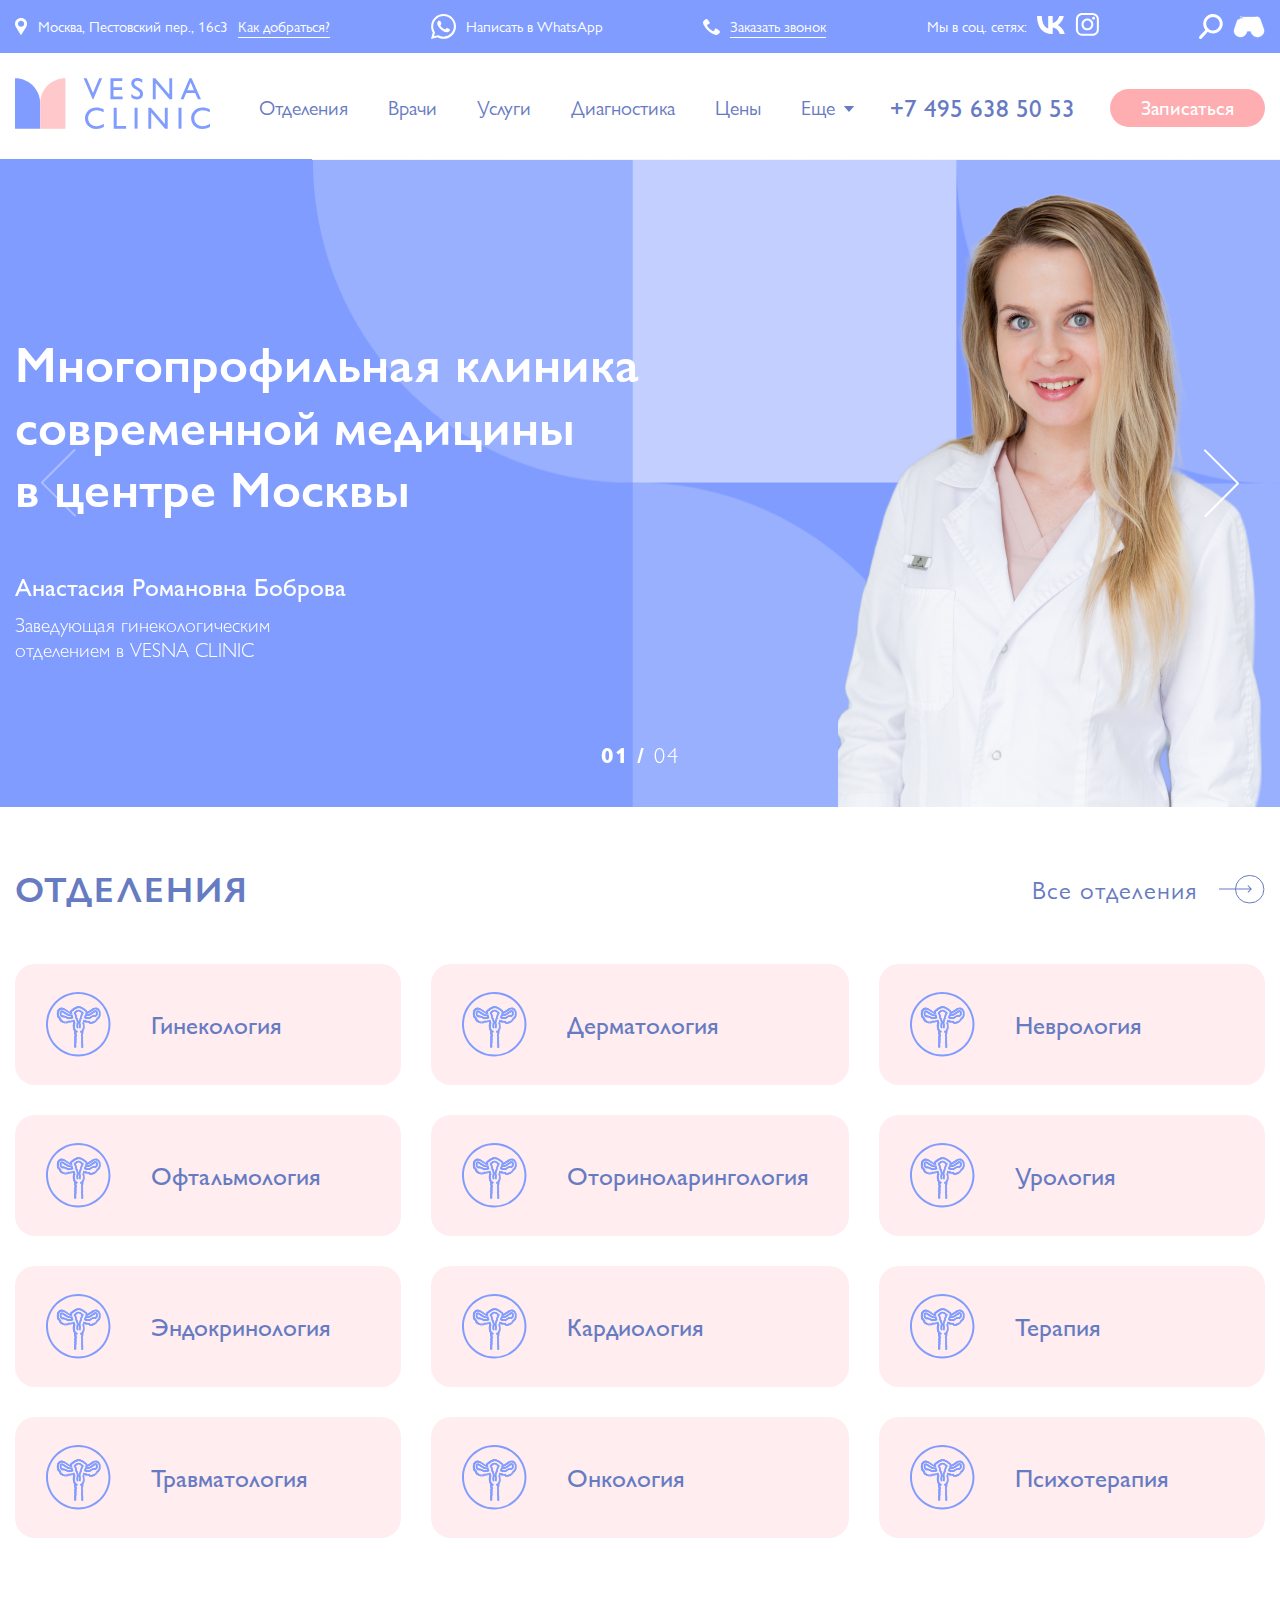
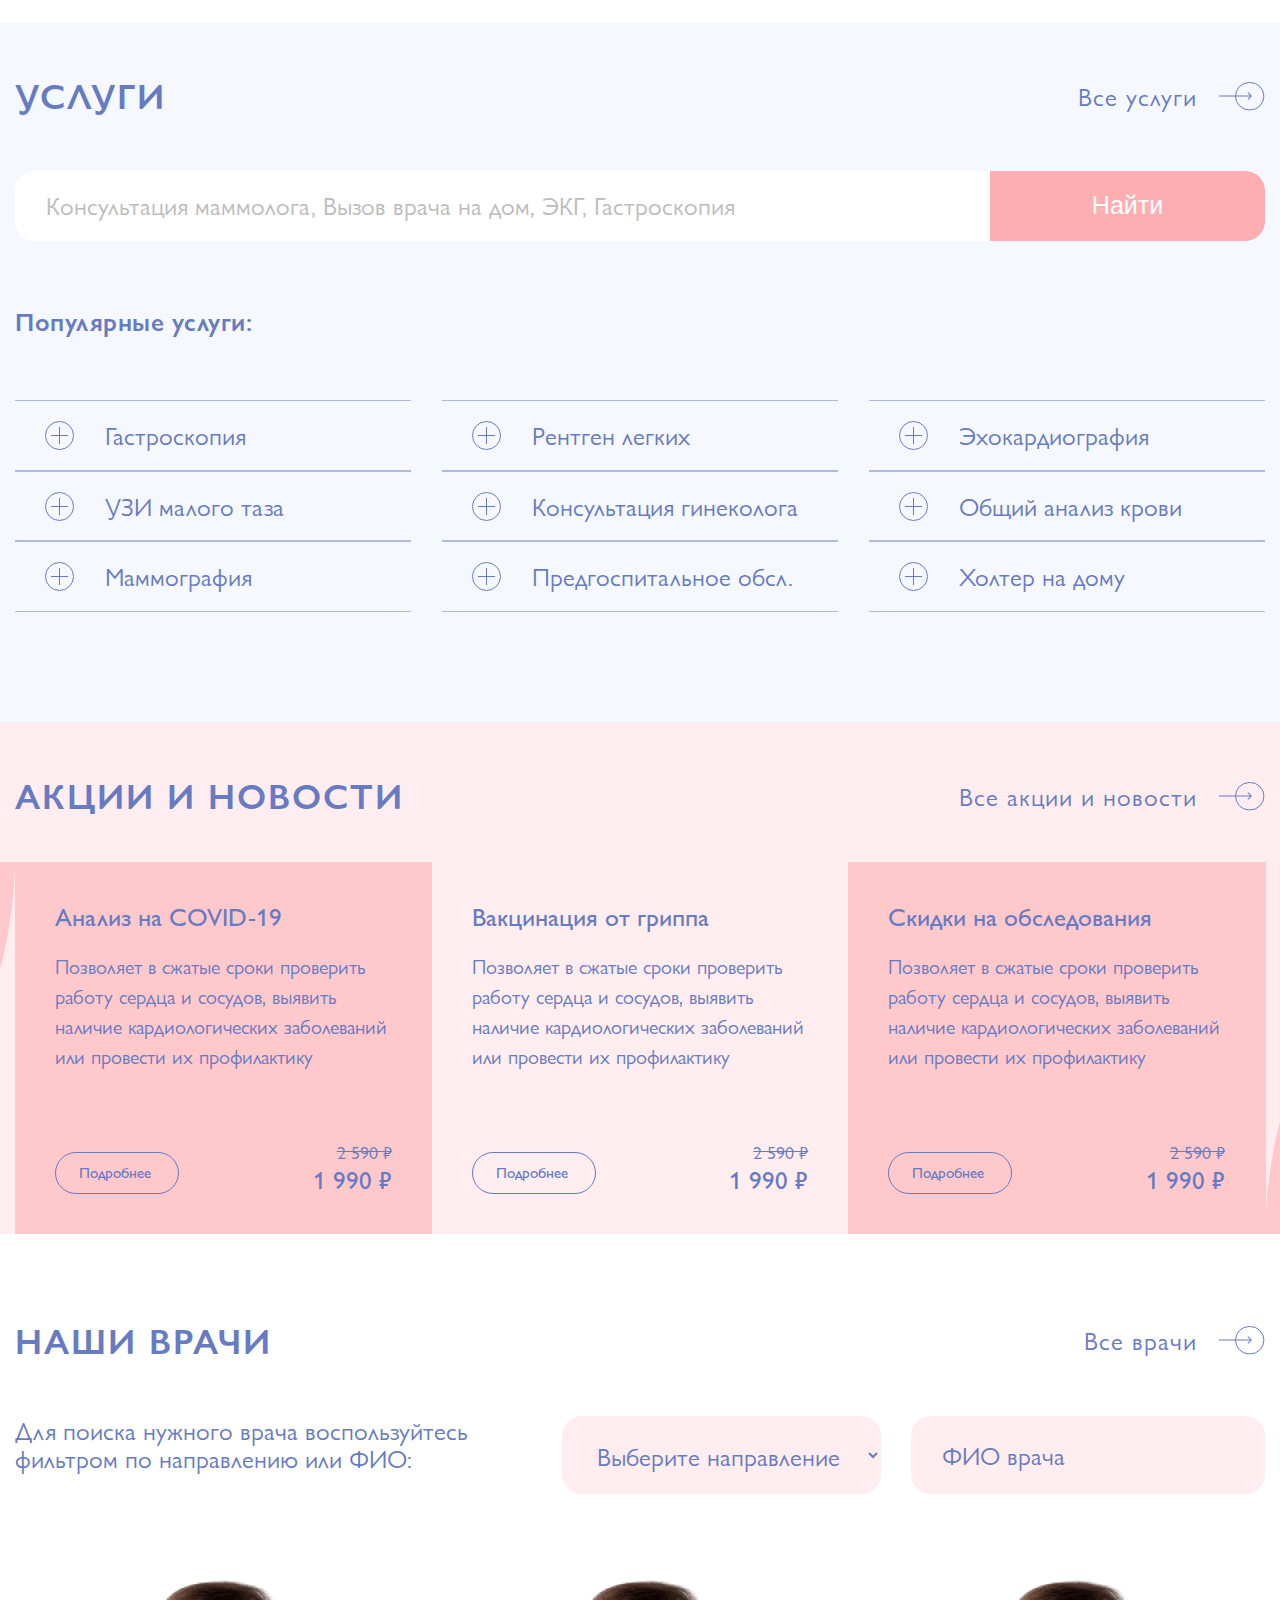
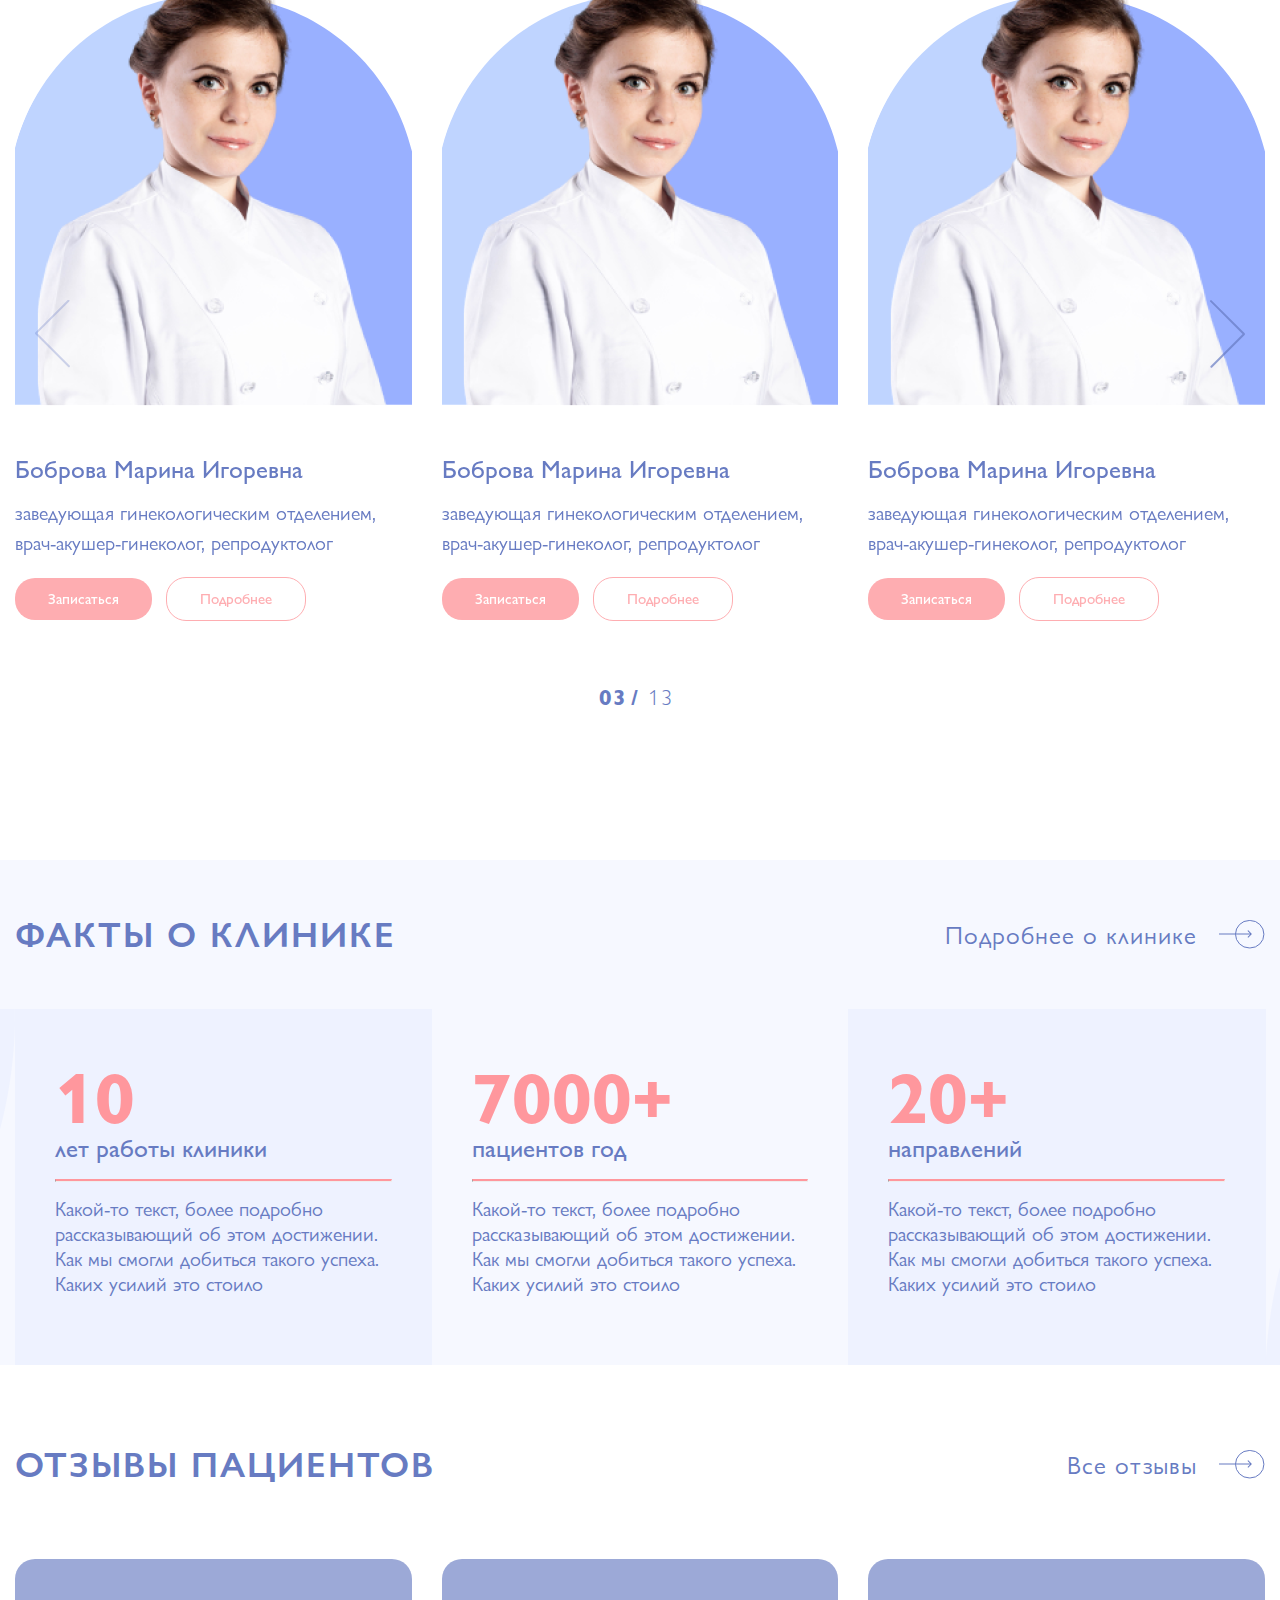
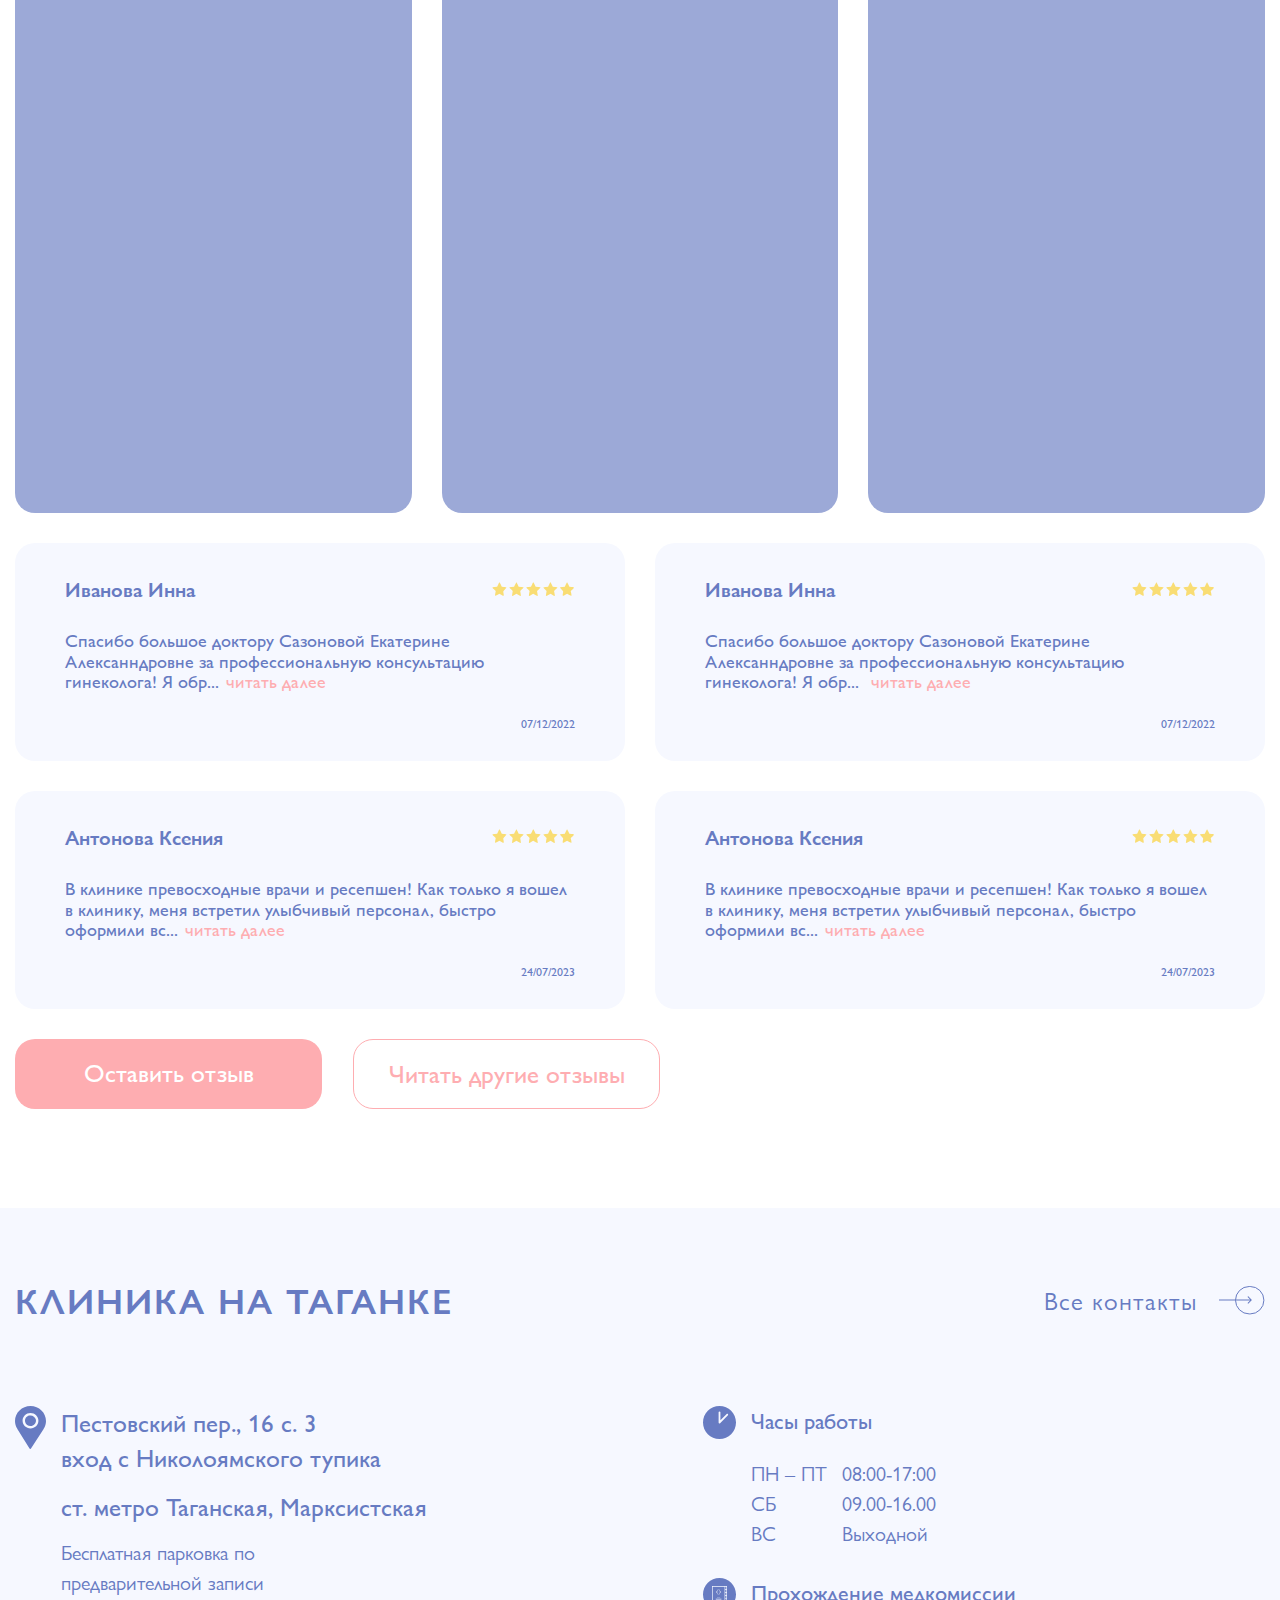
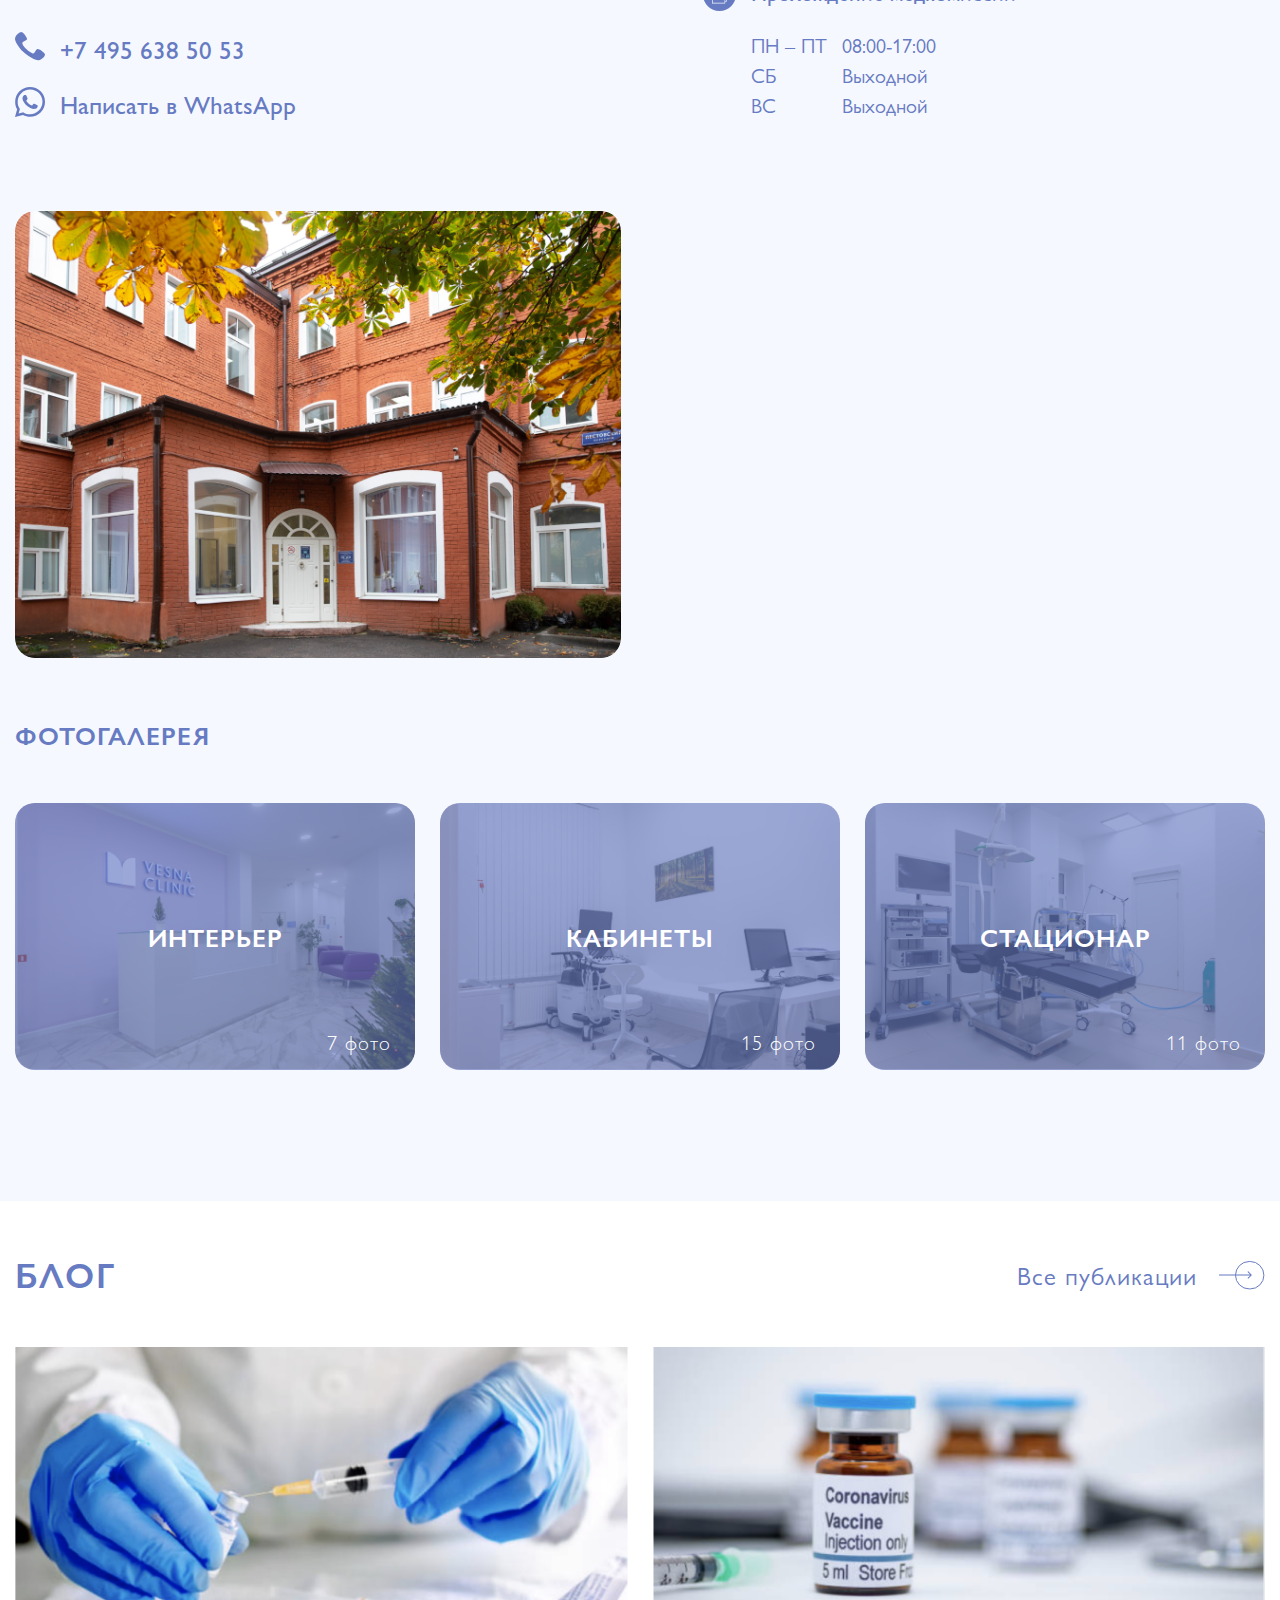
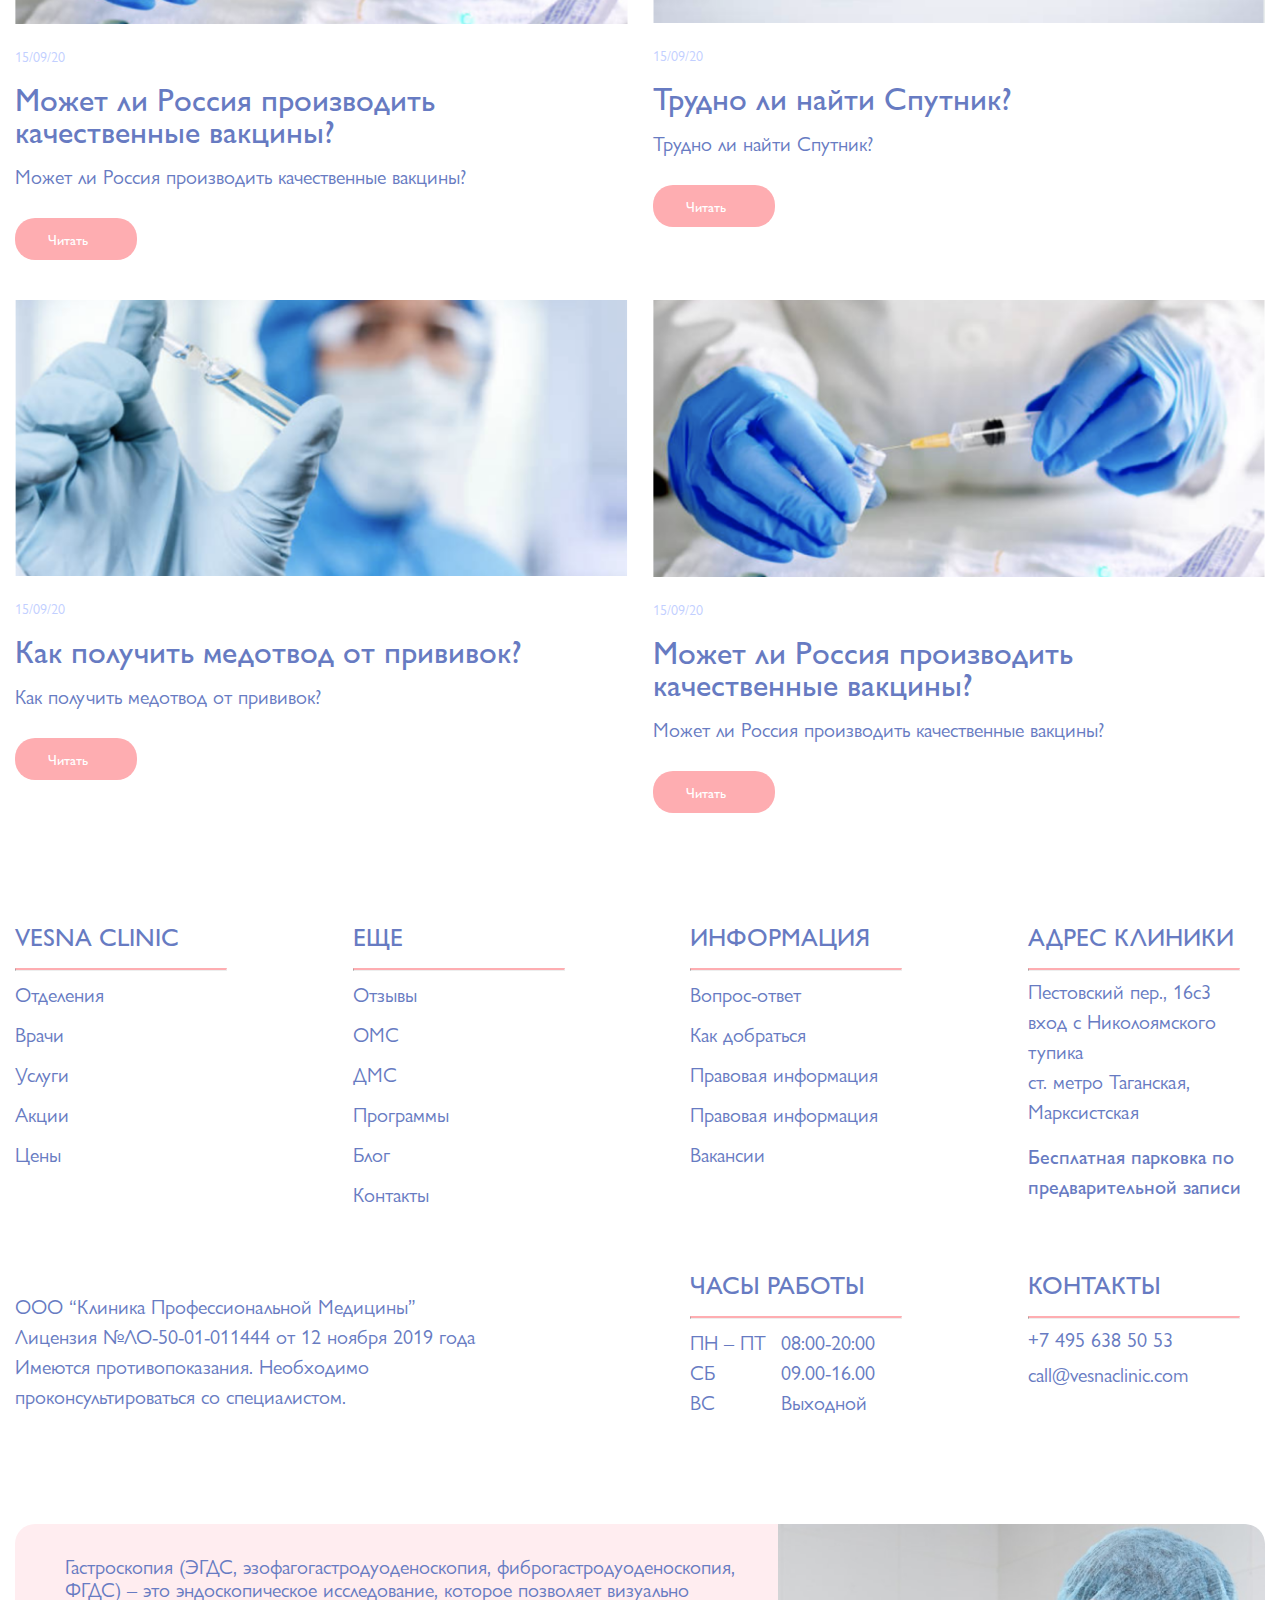
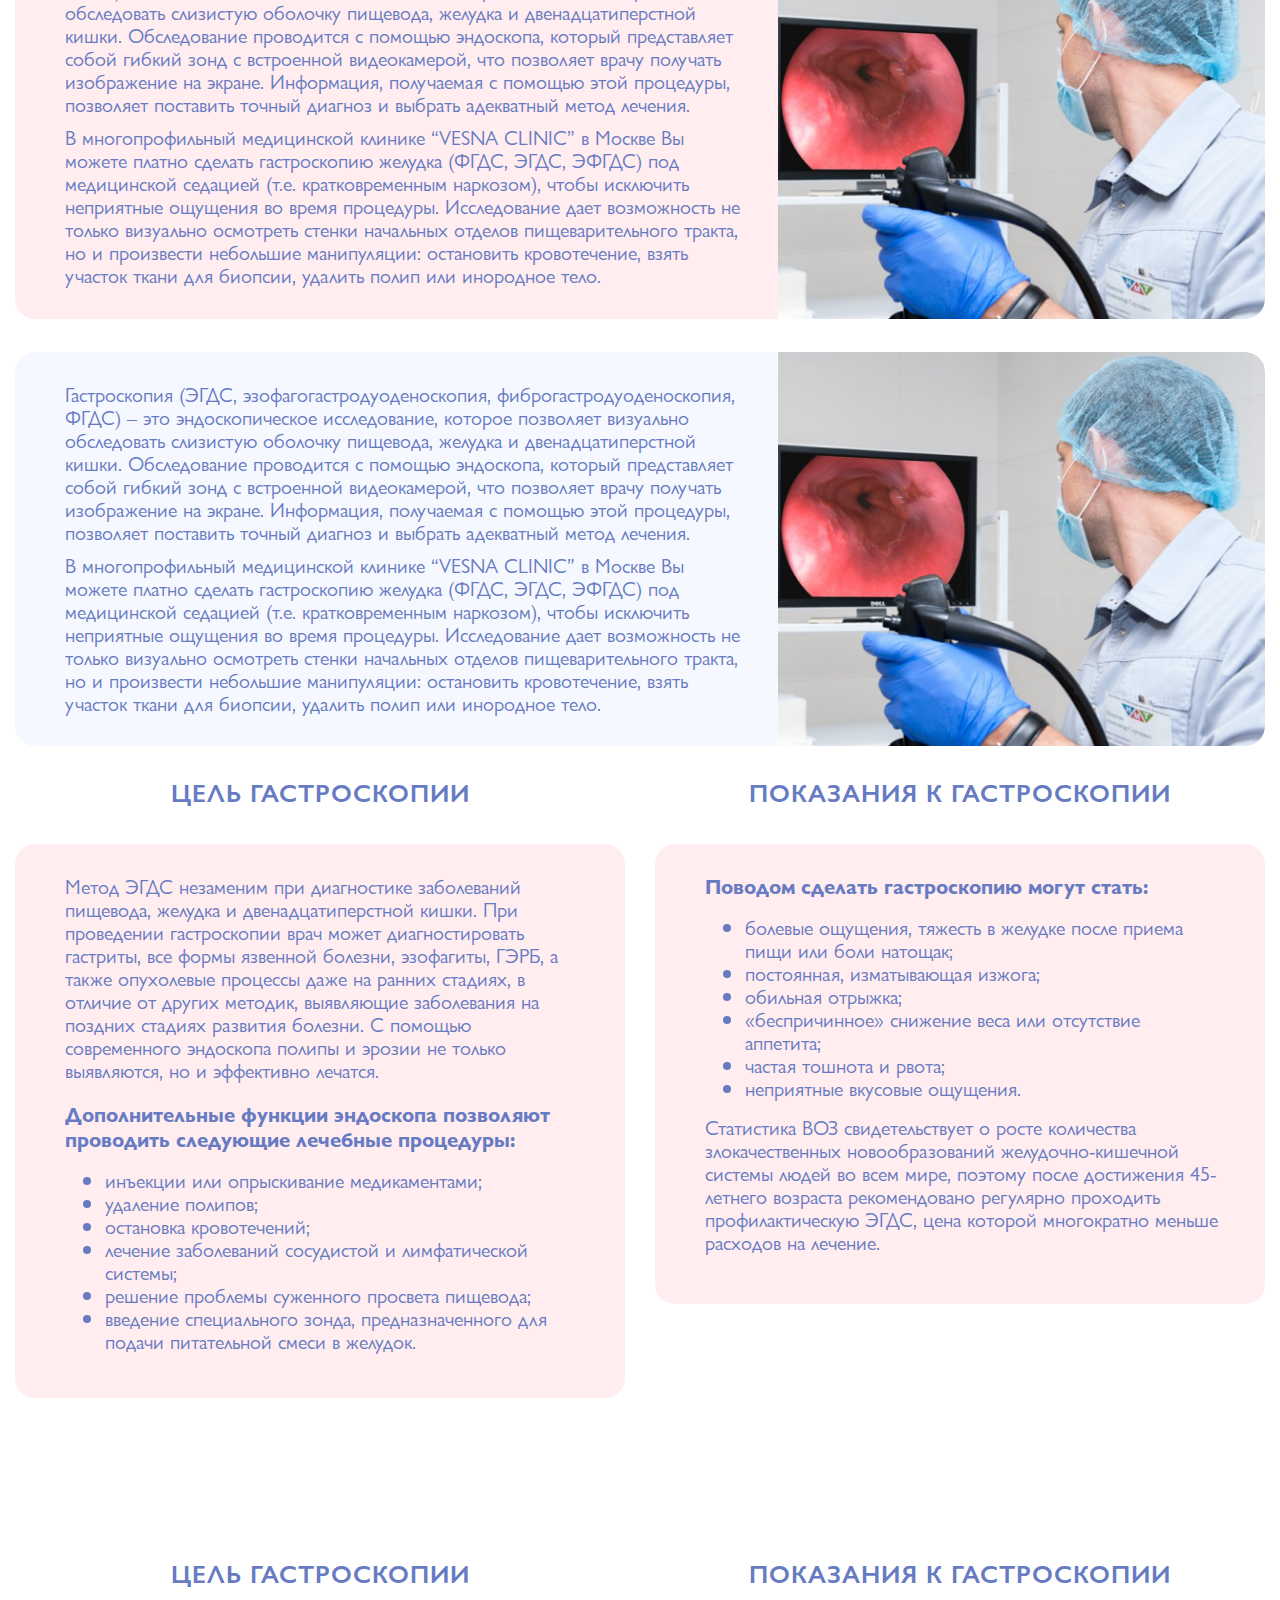
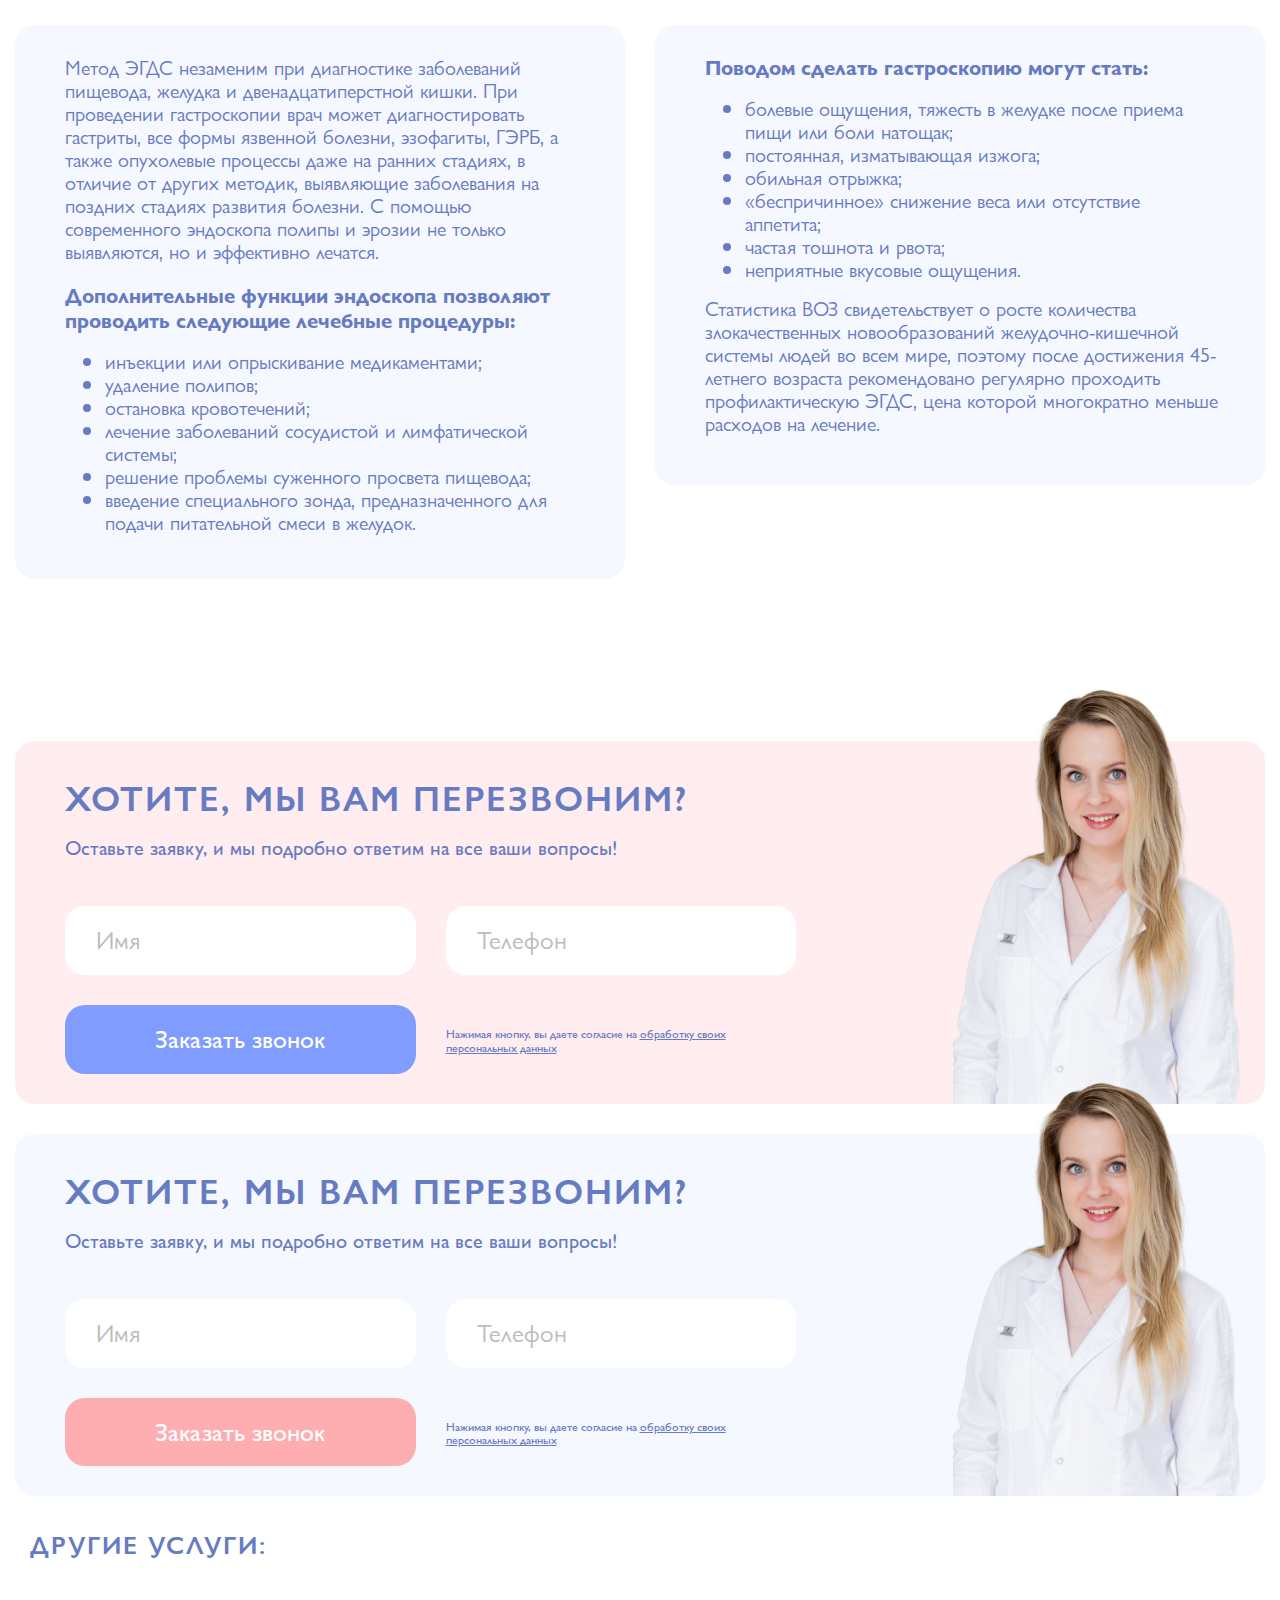
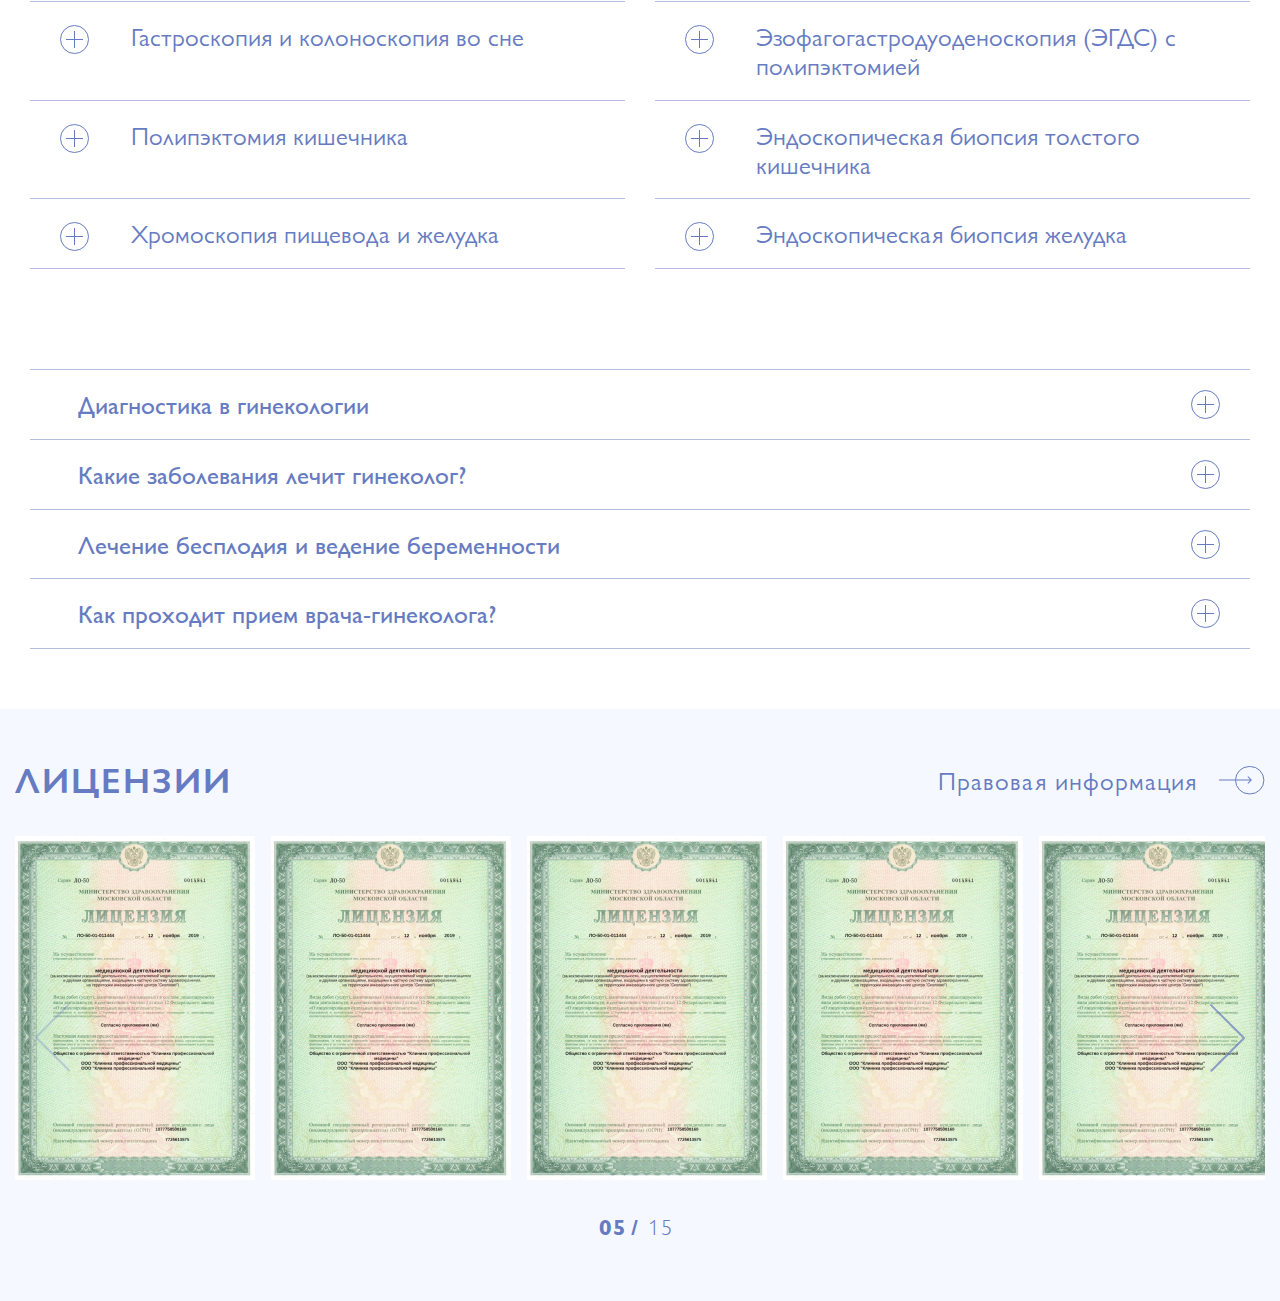
<file: index.html>
<!doctype html>
<html lang="ru">
<head>
    <meta charset="UTF-8">
    <meta name="viewport"
          content="width=device-width, user-scalable=no, initial-scale=1.0, maximum-scale=1.0, minimum-scale=1.0">
    <meta http-equiv="X-UA-Compatible" content="ie=edge">
    <link rel="stylesheet" href="css/styles.css">
    <title>Весна</title>
    <link
            rel="stylesheet"
            href="https://cdn.jsdelivr.net/npm/swiper@10/swiper-bundle.min.css"
    />
    <script src="https://cdn.jsdelivr.net/npm/swiper@10/swiper-bundle.min.js"></script>
    <link rel="preconnect" href="https://fonts.googleapis.com">
    <link rel="preconnect" href="https://fonts.gstatic.com" crossorigin>
    <link href="https://fonts.googleapis.com/css2?family=Montserrat:wght@300;400;500;700&display=swap" rel="stylesheet">

        <script src="
    https://cdn.jsdelivr.net/npm/@splidejs/splide@4.1.4/dist/js/splide.min.js
    "></script>
        <link href="
    https://cdn.jsdelivr.net/npm/@splidejs/splide@4.1.4/dist/css/splide.min.css
    " rel="stylesheet">
<body>
<section class="preheader">
    <div class="container">
        <div class="preheader-item">
            <svg width="13" height="17" viewBox="0 0 13 17" fill="none" xmlns="http://www.w3.org/2000/svg">
                <g clip-path="url(#clip0_233_772)">
                    <path d="M6.06418 0C2.72084 0 0 2.64153 0 5.88741C0 6.96864 0.310113 8.03009 0.896385 8.95968C0.903175 8.97506 0.91223 8.99264 0.921284 9.00802L5.6771 16.7348C5.73822 16.8337 5.84687 16.8953 5.96458 16.8953H5.96684C6.08455 16.8953 6.1932 16.8359 6.25432 16.7392L11.2048 9.01022C11.2161 8.99264 11.2252 8.97506 11.232 8.95748C11.8182 8.03009 12.1284 6.97084 12.1284 5.88741C12.1284 2.64153 9.40751 0 6.06418 0ZM6.06418 8.81244C4.35516 8.81244 2.96531 7.4631 2.96531 5.8039C2.96531 4.1447 4.35516 2.79537 6.06418 2.79537C7.77319 2.79537 9.16304 4.1447 9.16304 5.8039C9.16304 7.4631 7.77319 8.81244 6.06418 8.81244Z" fill="white"/>
                </g>
                <defs>
                    <clipPath id="clip0_233_772">
                        <rect width="12.1284" height="16.8931" fill="white"/>
                    </clipPath>
                </defs>
            </svg>
            <div class="preheader-item__text">Москва, Пестовский пер., 16с3</div>
            <a href="#" class="preheader-item__text text-underlined">Как добраться?</a>
        </div>
        <a href="#" class="preheader-item">
            <svg width="25" height="25" viewBox="0 0 25 25" fill="none" xmlns="http://www.w3.org/2000/svg">
                <path d="M12.5456 0C15.8759 0 18.9781 1.27273 21.3504 3.63636C23.677 6 25 9.09091 25 12.4091C25 19.2273 19.4343 24.8182 12.5456 24.8182C10.4471 24.8182 8.43978 24.3182 6.61496 23.3182L0 25L1.7792 18.5909C0.684306 16.7273 0.136861 14.5909 0.136861 12.4091C0.0912405 5.54545 5.70255 0 12.5456 0ZM12.5456 22.6818C18.2482 22.6818 22.9015 18.0455 22.9015 12.3636C22.9015 9.59091 21.8066 7.04545 19.8905 5.09091C17.9288 3.13636 15.3285 2.09091 12.5912 2.09091C6.88869 2.09091 2.2354 6.72727 2.2354 12.4091C2.2354 14.3636 2.78285 16.2273 3.83212 17.9091L4.06022 18.3182L3.01095 22.1364L6.93431 21.1364L7.29927 21.3636C8.85036 22.1818 10.6752 22.6818 12.5456 22.6818ZM16.104 13.9545C16.3777 14.0455 17.9288 14.8182 18.2482 14.9545C18.2938 15 18.385 15 18.4307 15.0455C18.6588 15.1364 18.7956 15.2273 18.8412 15.3182C18.9325 15.4545 18.9325 16.0455 18.6588 16.7727C18.385 17.5 17.1533 18.1364 16.5602 18.2273C16.0128 18.3182 15.3285 18.3182 14.5985 18.0909C14.1423 17.9545 13.5493 17.7727 12.8193 17.4545C9.89963 16.1818 7.93795 13.4091 7.57299 12.8636C7.52737 12.8182 7.52737 12.8182 7.52737 12.7727C7.34489 12.5455 6.25 11.0909 6.25 9.59091C6.25 8.18182 6.93431 7.40909 7.25365 7.09091C7.25365 7.04545 7.29927 7.04545 7.29927 7.04545C7.57299 6.72727 7.93796 6.63636 8.12044 6.63636C8.30292 6.63636 8.53102 6.63636 8.7135 6.63636C8.7135 6.63636 8.75912 6.63636 8.80474 6.63636C8.98723 6.63636 9.21533 6.63636 9.44343 7.18182C9.53467 7.40909 9.67153 7.68182 9.80839 8C10.0821 8.63636 10.3558 9.36364 10.4015 9.45455C10.4927 9.59091 10.5383 9.77273 10.4471 10C10.4471 10.0455 10.4015 10.0455 10.4015 10.0909C10.3102 10.2273 10.2646 10.3636 10.1277 10.5C10.0821 10.5455 10.0365 10.6364 9.99088 10.6818C9.89964 10.8182 9.76277 10.9545 9.67153 11.0455C9.53467 11.1818 9.35219 11.3636 9.53467 11.6818C9.71715 12 10.3558 13 11.2682 13.8182C12.2719 14.6818 13.1387 15.0909 13.5493 15.2727C13.6405 15.3182 13.6861 15.3182 13.7774 15.3636C14.0967 15.5 14.2792 15.5 14.4617 15.2727C14.6442 15.0455 15.2372 14.3636 15.4653 14.0455C15.6022 13.8182 15.7847 13.8636 16.104 13.9545Z" fill="white"/>
            </svg>
            <div class="preheader-item__text">Написать в WhatsApp</div>
        </a>
        <a href="#" class="preheader-item">
            <svg width="17" height="16" viewBox="0 0 17 16" fill="none" xmlns="http://www.w3.org/2000/svg">
                <path fill-rule="evenodd" clip-rule="evenodd" d="M2.67102 0.246996C1.10875 1.00497 -0.156965 2.82603 0.0158227 4.06735C0.248847 5.74079 2.27118 8.91222 4.5107 11.1162C7.37037 13.9303 11.5552 16.2054 13.467 15.9853C14.978 15.8111 16.9984 13.9743 17 12.7731C17.0007 12.2957 15.5775 10.9752 14.135 10.1147C12.7006 9.25913 12.3733 9.36156 11.5449 10.9246C11.2327 11.5138 10.9469 11.8408 10.6037 12.0015C10.1257 12.2254 10.0855 12.2182 9.25848 11.7597C8.00846 11.0665 6.84468 10.145 5.793 9.01569C4.58872 7.72257 4.11236 6.9222 4.17349 6.29507C4.21579 5.86177 4.3276 5.75433 5.2147 5.29454C6.34933 4.70641 6.83661 4.31638 6.83661 3.99611C6.83661 3.66879 5.84113 1.93456 5.22816 1.1941C4.63625 0.478805 3.92627 -0.00424016 3.47352 2.80595e-05C3.3091 0.00149986 2.94798 0.112621 2.67102 0.246996Z" fill="white"/>
            </svg>
            <div class="preheader-item__text text-underlined">Заказать звонок</div>
        </a>
        <div class="preheader-item">
            <div class="preheader-item__text">Мы в соц. сетях:</div>
            <a href="#">
                <svg width="28" height="18" viewBox="0 0 28 18" fill="none" xmlns="http://www.w3.org/2000/svg">
                    <path d="M15.1029 18C5.60806 18 0.222101 11.25 0 0H4.77518C4.94175 8.25 8.43985 11.7692 11.2161 12.4615V0H15.7137V7.09615C18.4344 6.80769 21.3217 3.51923 22.3212 0H26.8187C26.0969 4.38462 22.932 7.61538 20.7109 9C22.932 10.0962 26.4856 12.9231 27.8182 18H22.8764C21.8214 14.5962 19.1562 11.9423 15.7137 11.5962V18H15.1029Z" fill="white"/>
                </svg>
            </a>
            <a href="#">
                <svg width="24" height="23" viewBox="0 0 24 23" fill="none" xmlns="http://www.w3.org/2000/svg">
                    <path d="M12.4144 0.00359758C14.083 0.00359758 15.7516 -0.00449698 17.4202 0.00359758C19.6666 0.0116921 21.4573 0.918283 22.7596 2.73146C23.5329 3.79995 23.891 5.02222 23.891 6.33354C23.8991 9.73326 23.9317 13.133 23.8829 16.5327C23.8422 19.2444 22.5154 21.179 20.0573 22.3365C19.2597 22.7088 18.3887 22.8545 17.5097 22.8545C14.1074 22.8545 10.7051 22.8869 7.30283 22.8464C4.56798 22.806 2.60637 21.4947 1.44243 19.042C1.05988 18.2406 0.921509 17.3745 0.921509 16.4841C0.921509 13.1168 0.888951 9.74135 0.929649 6.37402C0.954067 3.63806 2.27266 1.68727 4.74705 0.521649C5.56099 0.141205 6.44005 0.00359758 7.34353 0.00359758C9.03653 0.00359758 10.7214 0.00359758 12.4144 0.00359758ZM12.3981 2.02724C10.7377 2.02724 9.07723 2.02724 7.41678 2.02724C6.88772 2.02724 6.37493 2.0839 5.87029 2.25389C4.04705 2.90145 2.94823 4.45561 2.94823 6.42258C2.94009 9.75754 2.94009 13.0844 2.95637 16.4194C2.95637 16.9131 3.02962 17.4393 3.18427 17.9088C3.80287 19.7381 5.3982 20.8228 7.38422 20.8309C10.7295 20.839 14.0748 20.839 17.412 20.8228C17.9085 20.8228 18.4376 20.75 18.9097 20.5962C20.741 19.9891 21.848 18.4106 21.848 16.4517C21.8561 13.1087 21.8561 9.77373 21.848 6.43068C21.848 4.92509 21.2457 3.71091 20.0166 2.8205C19.2352 2.26198 18.3562 2.03533 17.4039 2.03533C15.7353 2.02724 14.0667 2.02724 12.3981 2.02724Z" fill="white"/>
                    <path d="M18.3234 11.4248C18.3234 14.6626 15.6455 17.3257 12.3979 17.3176C9.14208 17.3095 6.4642 14.6464 6.48048 11.4167C6.49676 8.17888 9.15022 5.54815 12.3979 5.54006C15.6455 5.53196 18.3234 8.19507 18.3234 11.4248ZM16.2804 11.4248C16.2804 9.29593 14.5385 7.5637 12.3979 7.57179C10.2572 7.57179 8.51534 9.30403 8.52348 11.4329C8.52348 13.5618 10.2653 15.294 12.406 15.2859C14.5385 15.2859 16.2804 13.5537 16.2804 11.4248Z" fill="white"/>
                    <path d="M18.568 3.82422C19.3901 3.82422 20.0738 4.50416 20.0656 5.31362C20.0494 6.12307 19.3819 6.78683 18.568 6.78683C17.7459 6.78683 17.0622 6.09879 17.0703 5.29743C17.0866 4.47988 17.754 3.82422 18.568 3.82422Z" fill="white"/>
                </svg>
            </a>
        </div>
        <div class="preheader-item">
            <svg width="24" height="25" viewBox="0 0 24 25" fill="none" xmlns="http://www.w3.org/2000/svg">
                <path d="M8.64036 17.8515C8.24228 18.2892 7.85267 18.7185 7.46306 19.1479C5.8538 20.9325 4.24455 22.7087 2.62682 24.4933C2.22028 24.9395 1.70362 25.0994 1.11921 24.9395C0.543265 24.788 0.179063 24.4007 0.0435475 23.8283C-0.0750285 23.3401 0.0520181 22.8939 0.382338 22.5235C1.33095 21.4712 2.27956 20.419 3.23665 19.3667C4.26149 18.2303 5.2948 17.0939 6.31964 15.9574C6.34505 15.9322 6.37046 15.8985 6.39587 15.8732C4.54946 13.5162 3.82106 10.8645 4.38007 7.91819C4.8459 5.44329 6.13331 3.43979 8.15758 1.93296C12.096 -0.996519 17.5251 -0.550362 20.9893 2.95996C24.3772 6.38611 24.6821 11.8326 21.7092 15.6544C18.7787 19.4425 13.1971 20.7641 8.64036 17.8515ZM13.9848 2.99364C10.2666 2.99364 7.2005 6.0073 7.20897 9.68598C7.21744 13.7098 10.5461 16.4036 13.8916 16.4541C17.7284 16.5046 20.7521 13.4236 20.7521 9.73649C20.7606 6.01571 17.7199 2.99364 13.9848 2.99364Z" fill="white"/>
            </svg>
            <svg width="32" height="22" viewBox="0 0 32 22" fill="none" xmlns="http://www.w3.org/2000/svg">
                <path d="M23.3758 1.03615L23.3547 0.887654C24.0252 0.792262 24.7465 0.883016 25.3705 1.10438C25.9918 1.32476 26.5356 1.68163 26.8311 2.13547C26.8547 2.17164 26.8862 2.23946 26.9214 2.32029C26.9588 2.40604 27.0058 2.51978 27.0611 2.65761C27.1718 2.93346 27.3169 3.30913 27.4861 3.75722C27.8246 4.65358 28.2605 5.84212 28.7121 7.10663C29.6166 9.63875 30.452 11.9236 30.5707 12.1917C31.6954 14.7333 31.1603 17.4409 29.1579 19.324C26.8977 21.4495 23.4772 21.7507 20.8187 20.0629C19.8253 19.4322 19.0205 18.5634 18.5471 17.6037L18.6817 17.5374L18.5471 17.6037C18.3854 17.2758 18.2167 16.8314 18.0885 16.4248C18.0243 16.221 17.9696 16.0247 17.9308 15.8552C17.8927 15.6889 17.8674 15.5382 17.8674 15.4302C17.8674 15.4294 17.8678 15.4277 17.864 15.422C17.859 15.4145 17.8465 15.4002 17.8182 15.3815C17.7597 15.3427 17.6583 15.3003 17.4984 15.2568C17.2047 15.1768 16.5669 15.1331 15.9229 15.1328C15.6043 15.1326 15.2901 15.1431 15.0241 15.164C14.7539 15.1853 14.5463 15.2164 14.4333 15.2532C14.2458 15.3142 14.1815 15.3503 14.1449 15.3942C14.1071 15.4395 14.0808 15.5148 14.0475 15.7192C14.0475 15.7192 14.0475 15.7192 14.0475 15.7192L13.8994 15.6951C13.084 20.7103 6.68719 22.7603 2.91704 19.2147C1.52851 17.909 0.91053 16.3932 1.0104 14.5381C1.06593 13.5066 1.12235 13.3164 2.53695 9.39656C3.34486 7.15784 4.247 4.65572 4.54177 3.83639L23.3758 1.03615ZM23.3758 1.03615L23.3547 0.887656C22.9041 0.951809 22.5499 1.13152 22.3799 1.39197C22.2928 1.52544 22.2559 1.67876 22.2838 1.83719C22.3115 1.99367 22.3998 2.14091 22.5372 2.27139C22.6487 2.37716 22.7558 2.44654 22.93 2.47298C23.0868 2.49679 23.2966 2.4852 23.6108 2.45736L23.5976 2.30795L23.6108 2.45736C23.9936 2.42343 24.3677 2.45337 24.6843 2.53334C25.0008 2.61327 25.2462 2.73959 25.3905 2.88839C25.3917 2.89023 25.3939 2.89377 25.3972 2.89954C25.4048 2.91281 25.4149 2.93211 25.4277 2.95815C25.453 3.01003 25.4858 3.0825 25.5252 3.17425C25.6038 3.35738 25.7067 3.61151 25.8267 3.91871C26.0665 4.53279 26.3732 5.35499 26.6887 6.23683C27.1789 7.60706 27.6153 8.82284 27.7992 9.33116C27.7265 9.30046 27.6409 9.26057 27.5469 9.21254C25.601 8.2182 22.8261 8.34683 20.9206 9.51571L20.9991 9.64357L20.9206 9.51572C19.5656 10.3471 18.3795 11.9149 18.074 13.2974L18.074 13.2974C18.0444 13.4312 18.0203 13.5317 17.9978 13.6074C17.9748 13.6852 17.9566 13.7253 17.9433 13.7456C17.942 13.7475 17.9409 13.7491 17.94 13.7504C17.9327 13.7501 17.9171 13.7486 17.8882 13.7418L17.8882 13.7418C17.4266 13.6331 16.7001 13.5784 15.9762 13.5749C15.284 13.5716 14.5773 13.6151 14.0881 13.7094C14.0759 13.6907 14.0609 13.6649 14.044 13.6314C13.9925 13.5297 13.9343 13.3808 13.8838 13.2102C13.5446 12.0633 13.0602 11.2878 12.1396 10.4122C10.7537 9.09387 9.38862 8.55031 7.46576 8.55031C6.30643 8.55031 5.29757 8.76682 4.43515 9.2075C4.32633 9.2631 4.22517 9.31116 4.13965 9.34874C4.14051 9.34621 4.14137 9.34367 4.14223 9.34111C4.20017 9.17019 4.28416 8.92715 4.38801 8.62973C4.59566 8.03502 4.8823 7.22412 5.19775 6.34064L5.05648 6.2902L5.19775 6.34064C5.59657 5.22363 5.90403 4.40058 6.13593 3.83215C6.25195 3.54778 6.34821 3.32923 6.42686 3.17033C6.50826 3.00587 6.56346 2.92094 6.59443 2.88894C6.93578 2.5364 7.43017 2.38748 8.24387 2.44948L8.24389 2.44948C8.61596 2.47779 8.89015 2.47598 9.09879 2.41511C9.32277 2.34976 9.46193 2.21963 9.56995 2.02817L9.56997 2.02814C9.69471 1.80692 9.68122 1.56739 9.55758 1.3683C9.43705 1.17423 9.21946 1.02857 8.94826 0.957095C8.35736 0.801335 7.44649 0.817534 6.85838 0.994143L23.3758 1.03615ZM10.3354 10.975C10.788 11.2736 11.1864 11.6096 11.4041 11.8911C12.0929 12.7818 12.3633 13.4792 12.4252 14.5107L12.4252 14.5107C12.4945 15.6636 12.2708 16.5285 11.6913 17.3794L11.8153 17.4638L11.6913 17.3794C9.93964 19.9518 6.22286 20.3406 3.94805 18.186C1.05072 15.4416 2.55772 10.864 6.64581 10.1317C7.26711 10.0205 8.29824 10.0961 9.00237 10.3085C9.39423 10.4267 9.88384 10.677 10.3354 10.975ZM20.2808 17.3794L20.2808 17.3794C19.7013 16.5285 19.4776 15.6636 19.547 14.5107L19.547 14.5107C19.6089 13.4792 19.8792 12.7818 20.568 11.891C20.8804 11.4872 21.4051 11.0788 22.0065 10.7496C22.6068 10.4208 23.2698 10.1786 23.8501 10.0973L23.8293 9.94875L23.8501 10.0973C24.114 10.0603 24.5342 10.0701 24.9727 10.1164C25.41 10.1626 25.8489 10.2433 26.1487 10.3412C28.9349 11.2511 30.2794 14.2829 29.0515 16.8533C28.8547 17.2651 28.4942 17.7296 28.0697 18.1417C27.6453 18.5538 27.1681 18.9027 26.746 19.0914C24.3744 20.1512 21.6781 19.4314 20.2808 17.3794Z" fill="white" stroke="white" stroke-width="0.3"/>
            </svg>
        </div>
    </div>
</section>
<header class="header">
    <div class="container">
        <div class="header-flex">
            <svg id="burger" xmlns="http://www.w3.org/2000/svg" width="21" height="13" viewBox="0 0 21 13" fill="none">
                <path d="M19.4193 2.16667H1.3301C0.595327 2.16667 0 1.68178 0 1.08335C0 0.484918 0.595327 0 1.3301 0H19.4193C20.154 0 20.7493 0.484885 20.7493 1.08335C20.7493 1.68181 20.154 2.16667 19.4193 2.16667Z" fill="#809CFF"/>
                <path d="M11.7943 7.58317H1.3105C0.586552 7.58317 0 7.09826 0 6.49984C0 5.90141 0.586552 5.4165 1.3105 5.4165H11.7943C12.5182 5.4165 13.1048 5.90138 13.1048 6.49984C13.1048 7.09829 12.5182 7.58317 11.7943 7.58317Z" fill="#809CFF"/>
                <path d="M19.4193 13.0002H1.3301C0.595327 13.0002 0 12.5153 0 11.9168C0 11.3184 0.595327 10.8335 1.3301 10.8335H19.4193C20.154 10.8335 20.7493 11.3184 20.7493 11.9168C20.7493 12.5153 20.154 13.0002 19.4193 13.0002Z" fill="#809CFF"/>
            </svg>
            <svg class="header-logo" xmlns="http://www.w3.org/2000/svg" width="195" height="51" viewBox="0 0 195 51" fill="none">
                <path d="M0.184504 0.15918H0V50.6691H25.2352H25.2058V25.242C25.2058 24.9565 25.21 24.6752 25.2184 24.3939C24.7739 10.9329 13.7372 0.15918 0.184504 0.15918Z" fill="#809CFF"/>
                <path d="M50.4446 0.15918H50.2601C36.7116 0.15918 25.6707 10.9329 25.2262 24.3897C25.2346 24.671 25.2388 24.9565 25.2388 25.2378V50.6649H50.4446V0.15918Z" fill="#FFC9CC"/>
                <path d="M25.2235 24.3901C25.2151 24.6714 25.2109 24.957 25.2109 25.2425V50.6696H25.2403V25.2425C25.2361 24.957 25.2319 24.6714 25.2235 24.3901Z" fill="#BFD4FF"/>
                <path d="M71.6292 0.276855L77.9737 14.9764L84.1671 0.276855H87.1402L78.3133 21.329H77.6382L68.6268 0.276855H71.6292Z" fill="#809CFF"/>
                <path d="M107.339 0.276855V2.94721H98.4828V9.32917H107.033V11.9995H98.4828V18.5075H107.616V21.2072H95.4762V0.276855H107.339Z" fill="#809CFF"/>
                <path d="M127.246 1.47373V4.87885C125.837 3.49749 124.21 2.69974 122.339 2.69974C120.44 2.69974 119.274 3.68223 119.274 5.12657C119.274 6.2938 119.517 7.30567 122.708 9.14469C127.124 11.6933 128.072 13.167 128.072 16.0179C128.072 19.0871 125.652 21.4804 122.004 21.4804C119.949 21.4804 118.02 20.775 116.364 19.5448V15.745C117.836 17.6764 119.828 18.8142 122.004 18.8142C123.753 18.8142 125.069 17.6806 125.069 16.0515C125.069 14.6407 124.671 13.6876 120.532 11.265C117.437 9.45539 116.272 7.79692 116.272 5.21894C116.272 2.24209 118.846 0 122.432 0C124.151 0 125.807 0.520634 127.246 1.47373Z" fill="#809CFF"/>
                <path d="M140.295 0.276855L154.301 16.5131V0.276855H157.181V21.2072H154.577L140.693 5.09272V21.2072H137.813V0.276855H140.295Z" fill="#809CFF"/>
                <path d="M172.374 12.3398H178.965L175.565 4.23637L172.374 12.3398ZM176.634 0.155273L185.981 21.2074H182.915L180.127 15.0395H171.237L168.6 21.2074H165.534L174.516 0.155273H176.634Z" fill="#809CFF"/>
                <path d="M88.6423 31.1704V34.332C86.4031 33.0724 83.9542 32.2453 81.4089 32.2453C76.2889 32.2453 73.1314 36.1416 73.1314 40.2563C73.1314 44.371 76.1673 48.1456 81.3754 48.1456C84.1052 48.1456 86.5876 47.3185 88.8562 45.8111V49.0945C86.4031 50.4129 83.8913 50.9377 81.2537 50.9377C73.5591 50.9377 70.0032 45.1351 70.0032 40.2269C70.0032 34.0885 75.0938 29.4531 81.3125 29.4531C83.6439 29.4489 86.1305 30.0326 88.6423 31.1704Z" fill="#809CFF"/>
                <path d="M98.6851 29.7266V50.6569H111.131V47.9278H101.721V29.7266H98.6851Z" fill="#809CFF"/>
                <path d="M122.599 29.7266H119.596V50.6569H122.599V29.7266Z" fill="#809CFF"/>
                <path d="M149.826 29.7266V45.9628L135.817 29.7266H133.334V50.6569H136.215V34.5466L150.103 50.6569H152.707V29.7266H149.826Z" fill="#809CFF"/>
                <path d="M166.511 29.7266H163.509V50.6569H166.511V29.7266Z" fill="#809CFF"/>
                <path d="M194.786 31.1704V34.332C192.547 33.0724 190.098 32.2453 187.553 32.2453C182.433 32.2453 179.275 36.1416 179.275 40.2563C179.275 44.371 182.311 48.1456 187.519 48.1456C190.249 48.1456 192.732 47.3185 195 45.8111V49.0945C192.547 50.4129 190.035 50.9377 187.398 50.9377C179.703 50.9377 176.147 45.1351 176.147 40.2269C176.147 34.0885 181.238 29.4531 187.456 29.4531C189.792 29.4489 192.274 30.0326 194.786 31.1704Z" fill="#809CFF"/>
            </svg>
        </div>
        <div class="header-content">
            <nav class="header-nav">
                <a href="#" class="header-nav__link">Отделения</a>
                <a href="#" class="header-nav__link">Врачи</a>
                <a href="#" class="header-nav__link">Услуги</a>
                <a href="#" class="header-nav__link">Диагностика</a>
                <a href="#" class="header-nav__link">Цены</a>
                <div class="header-nav__link-parent">
                    <a href="#" class="header-nav__link">
                        Еще
                    </a>
                    <div class="header-nav__link-spacer">
                        <ul class="header-nav__link-children">
                            <li>
                                <div class="header-nav__link-parent">
                                    <a href="#" class="header-nav__link">О нас</a>
                                    <div class="header-nav__link-spacer">
                                        <ul class="header-nav__link-children">
                                            <li>
                                                <a href="#" class="header-nav__link">Check-up</a>
                                            </li>
                                            <li>
                                                <a href="#" class="header-nav__link">Профосмотры</a>
                                            </li>
                                            <li>
                                                <a href="#" class="header-nav__link">Дни здоровья</a>
                                            </li>
                                            <li>
                                                <a href="#" class="header-nav__link">ОМС</a>
                                            </li>
                                            <li>
                                                <a href="#" class="header-nav__link">ДМС</a>
                                            </li>
                                            <li>
                                                <a href="#" class="header-nav__link">Ведение беременности</a>
                                            </li>
                                        </ul>
                                    </div>
                                </div>
                            </li>
                            <li>
                                <div class="header-nav__link-parent">
                                    <a href="#" class="header-nav__link">Программы</a>
                                    <div class="header-nav__link-spacer">
                                        <ul class="header-nav__link-children">
                                            <li>
                                                <a href="#" class="header-nav__link">Check-up</a>
                                            </li>
                                            <li>
                                                <a href="#" class="header-nav__link">Профосмотры</a>
                                            </li>
                                            <li>
                                                <a href="#" class="header-nav__link">Дни здоровья</a>
                                            </li>
                                            <li>
                                                <a href="#" class="header-nav__link">ОМС</a>
                                            </li>
                                            <li>
                                                <a href="#" class="header-nav__link">ДМС</a>
                                            </li>
                                            <li>
                                                <a href="#" class="header-nav__link">Ведение беременности</a>
                                            </li>
                                        </ul>
                                    </div>
                                </div>
                            </li>
                            <li>
                                <a href="#" class="header-nav__link">Акции</a>
                            </li>
                            <li>
                                <a href="#" class="header-nav__link">Анализы</a>
                            </li>
                            <li>
                                <a href="#" class="header-nav__link">Справочник</a>
                            </li>
                            <li>
                                <a href="#" class="header-nav__link">Новости</a>
                            </li>
                            <li>
                                <a href="#" class="header-nav__link">Отзывы</a>
                            </li>
                            <li>
                                <a href="#" class="header-nav__link">Контакты</a>
                            </li>
                        </ul>
                    </div>
                </div>
            </nav>
            <div class="header-phone">+7 495 638 50 53</div>
            <div class="header-flex">
                <a href="#">
                    <svg width="30" height="30" viewBox="0 0 30 30" fill="none" xmlns="http://www.w3.org/2000/svg">
                        <circle cx="15" cy="15" r="15" fill="#FEADB1"/>
                        <g clip-path="url(#clip0_257_1879)">
                            <path d="M21.926 17.5804C20.9158 17.5804 19.924 17.4224 18.984 17.1117C18.5234 16.9546 17.9572 17.0988 17.6761 17.3875L15.8209 18.788C13.6693 17.6395 12.344 16.3146 11.2111 14.1792L12.5705 12.3722C12.9236 12.0196 13.0503 11.5044 12.8985 11.021C12.5866 10.0761 12.4281 9.08466 12.4281 8.07404C12.4281 7.34396 11.8342 6.75 11.1042 6.75H8.074C7.34396 6.75 6.75 7.34396 6.75 8.074C6.75 16.4422 13.5579 23.25 21.926 23.25C22.6561 23.25 23.25 22.656 23.25 21.926V18.9043C23.25 18.1743 22.656 17.5804 21.926 17.5804Z" fill="white"/>
                        </g>
                        <defs>
                            <clipPath id="clip0_257_1879">
                                <rect width="16.5" height="16.5" fill="white" transform="translate(6.75 6.75)"/>
                            </clipPath>
                        </defs>
                    </svg>
                </a>
                <a href="#" class="btn header-btn">Записаться</a>
            </div>
        </div>
    </div>
    <div class="header-mobile-wrapper">
        <div class="header-mobile">
            <div class="header-mobile__head">
                <img src="img/mobile-close.svg" alt="close" class="header-mobile__head-close">
<!--                <svg class="header-mobile__head-close" xmlns="http://www.w3.org/2000/svg" width="16" height="16" viewBox="0 0 16 16" fill="none">-->
<!--                    <path d="M0.940512 13.7317L13.7315 0.940688C14.251 0.421122 15.0149 0.343045 15.438 0.766194C15.8612 1.18934 15.7831 1.95319 15.2635 2.47275L2.47258 15.2637C1.95304 15.7833 1.18922 15.8614 0.766046 15.4382C0.342897 15.015 0.420974 14.2512 0.940512 13.7317Z" fill="#809CFF"/>-->
<!--                </svg>-->
                <svg class="header-logo" xmlns="http://www.w3.org/2000/svg" width="195" height="51" viewBox="0 0 195 51" fill="none">
                    <path d="M0.184504 0.15918H0V50.6691H25.2352H25.2058V25.242C25.2058 24.9565 25.21 24.6752 25.2184 24.3939C24.7739 10.9329 13.7372 0.15918 0.184504 0.15918Z" fill="#809CFF"/>
                    <path d="M50.4446 0.15918H50.2601C36.7116 0.15918 25.6707 10.9329 25.2262 24.3897C25.2346 24.671 25.2388 24.9565 25.2388 25.2378V50.6649H50.4446V0.15918Z" fill="#FFC9CC"/>
                    <path d="M25.2235 24.3901C25.2151 24.6714 25.2109 24.957 25.2109 25.2425V50.6696H25.2403V25.2425C25.2361 24.957 25.2319 24.6714 25.2235 24.3901Z" fill="#BFD4FF"/>
                    <path d="M71.6292 0.276855L77.9737 14.9764L84.1671 0.276855H87.1402L78.3133 21.329H77.6382L68.6268 0.276855H71.6292Z" fill="#809CFF"/>
                    <path d="M107.339 0.276855V2.94721H98.4828V9.32917H107.033V11.9995H98.4828V18.5075H107.616V21.2072H95.4762V0.276855H107.339Z" fill="#809CFF"/>
                    <path d="M127.246 1.47373V4.87885C125.837 3.49749 124.21 2.69974 122.339 2.69974C120.44 2.69974 119.274 3.68223 119.274 5.12657C119.274 6.2938 119.517 7.30567 122.708 9.14469C127.124 11.6933 128.072 13.167 128.072 16.0179C128.072 19.0871 125.652 21.4804 122.004 21.4804C119.949 21.4804 118.02 20.775 116.364 19.5448V15.745C117.836 17.6764 119.828 18.8142 122.004 18.8142C123.753 18.8142 125.069 17.6806 125.069 16.0515C125.069 14.6407 124.671 13.6876 120.532 11.265C117.437 9.45539 116.272 7.79692 116.272 5.21894C116.272 2.24209 118.846 0 122.432 0C124.151 0 125.807 0.520634 127.246 1.47373Z" fill="#809CFF"/>
                    <path d="M140.295 0.276855L154.301 16.5131V0.276855H157.181V21.2072H154.577L140.693 5.09272V21.2072H137.813V0.276855H140.295Z" fill="#809CFF"/>
                    <path d="M172.374 12.3398H178.965L175.565 4.23637L172.374 12.3398ZM176.634 0.155273L185.981 21.2074H182.915L180.127 15.0395H171.237L168.6 21.2074H165.534L174.516 0.155273H176.634Z" fill="#809CFF"/>
                    <path d="M88.6423 31.1704V34.332C86.4031 33.0724 83.9542 32.2453 81.4089 32.2453C76.2889 32.2453 73.1314 36.1416 73.1314 40.2563C73.1314 44.371 76.1673 48.1456 81.3754 48.1456C84.1052 48.1456 86.5876 47.3185 88.8562 45.8111V49.0945C86.4031 50.4129 83.8913 50.9377 81.2537 50.9377C73.5591 50.9377 70.0032 45.1351 70.0032 40.2269C70.0032 34.0885 75.0938 29.4531 81.3125 29.4531C83.6439 29.4489 86.1305 30.0326 88.6423 31.1704Z" fill="#809CFF"/>
                    <path d="M98.6851 29.7266V50.6569H111.131V47.9278H101.721V29.7266H98.6851Z" fill="#809CFF"/>
                    <path d="M122.599 29.7266H119.596V50.6569H122.599V29.7266Z" fill="#809CFF"/>
                    <path d="M149.826 29.7266V45.9628L135.817 29.7266H133.334V50.6569H136.215V34.5466L150.103 50.6569H152.707V29.7266H149.826Z" fill="#809CFF"/>
                    <path d="M166.511 29.7266H163.509V50.6569H166.511V29.7266Z" fill="#809CFF"/>
                    <path d="M194.786 31.1704V34.332C192.547 33.0724 190.098 32.2453 187.553 32.2453C182.433 32.2453 179.275 36.1416 179.275 40.2563C179.275 44.371 182.311 48.1456 187.519 48.1456C190.249 48.1456 192.732 47.3185 195 45.8111V49.0945C192.547 50.4129 190.035 50.9377 187.398 50.9377C179.703 50.9377 176.147 45.1351 176.147 40.2269C176.147 34.0885 181.238 29.4531 187.456 29.4531C189.792 29.4489 192.274 30.0326 194.786 31.1704Z" fill="#809CFF"/>
                </svg>
            </div>
            <ul class="header-mobile__nav">
                <li class="header-mobile__link"><a href="#">Отделения</a></li>
                <li class="header-mobile__link"><a href="#">Врачи</a></li>
                <li class="header-mobile__link"><a href="#">Услуги</a></li>
                <li class="header-mobile__link"><a href="#">Диагностика</a></li>
                <li class="header-mobile__link"><a href="#">Цены</a></li>
                <li class="header-mobile__link header-mobile__link-parent" id="about_parent" data-child="about_child"><a href="#">О нас</a></li>
                <li class="header-mobile__link header-mobile__link-parent" id="programs_parent" data-child="programs_child"><a href="#">Программы</a></li>
                <li class="header-mobile__link"><a href="#">Акции</a></li>
                <li class="header-mobile__link"><a href="#">Анализы</a></li>
                <li class="header-mobile__link"><a href="#">Справочник</a></li>
                <li class="header-mobile__link"><a href="#">Новости</a></li>
                <li class="header-mobile__link"><a href="#">Отзывы</a></li>
                <li class="header-mobile__link"><a href="#">Контакты</a></li>
            </ul>
            <ul class="header-mobile__nav header-mobile__nav--child" id="about_child" data-parent="about_parent">
                <li class="header-mobile__nav-prev">Закрыть</li>
                <li class="header-mobile__link"><a href="#">О нас 1</a></li>
                <li class="header-mobile__link"><a href="#">О нас 2</a></li>
                <li class="header-mobile__link"><a href="#">О нас 3</a></li>
                <li class="header-mobile__link"><a href="#">О нас 4</a></li>
                <li class="header-mobile__link"><a href="#">О нас 5</a></li>
                <li class="header-mobile__link"><a href="#">О нас 6</a></li>
                <li class="header-mobile__link"><a href="#">О нас 7</a></li>
                <li class="header-mobile__link"><a href="#">О нас 8</a></li>
            </ul>
            <ul class="header-mobile__nav header-mobile__nav--child" id="programs_child" data-parent="programs_parent">
                <li class="header-mobile__nav-prev">Закрыть</li>
                <li class="header-mobile__link"><a href="#">Программа 1</a></li>
                <li class="header-mobile__link"><a href="#">Программа 2</a></li>
                <li class="header-mobile__link"><a href="#">Программа 3</a></li>
                <li class="header-mobile__link"><a href="#">Программа 4</a></li>
                <li class="header-mobile__link"><a href="#">Программа 5</a></li>
                <li class="header-mobile__link"><a href="#">Программа 6</a></li>
            </ul>
            <div class="header-mobile__footer">
                <div class="header-mobile__footer-phone">
                    +7 495 638 50 53
                </div>
                <div class="header-mobile__footer-address">
                    Москва, Пестовский пер., 16с3
                </div>
            </div>
        </div>
    </div>
</header>
<main>
    <section class="header-slider">
        <div class="swiper" id="header-slider">
            <div class="swiper-wrapper">
                <div class="swiper-slide">
                    <div class="header-slider__slide">
                        <div class="container">
                            <div class="header-slider__slide-text">
                                <h2>
                                    Многопрофильная клиника<br>
                                    современной медицины<br>
                                    в центре Москвы
                                </h2>
                                <div>
                                    <h3>
                                        Анастасия Романовна Боброва
                                    </h3>
                                    <p>
                                        Заведующая гинекологическим<br>
                                        отделением в VESNA CLINIC
                                    </p>
                                </div>
                            </div>
                            <img src="img/woman01.png" alt="woman" class="header-slider__slide-img">
                        </div>
                    </div>
                </div>
                <div class="swiper-slide">
                    <div class="header-slider__slide">
                        <div class="container">
                            <div class="header-slider__slide-text">
                                <h2>
                                    Многопрофильная клиника<br>
                                    современной медицины<br>
                                    в центре Москвы
                                </h2>
                                <div>
                                    <h3>
                                        Анастасия Романовна Боброва
                                    </h3>
                                    <p>
                                        Заведующая гинекологическим<br>
                                        отделением в VESNA CLINIC
                                    </p>
                                </div>
                            </div>
                            <img src="img/woman01.png" alt="woman" class="header-slider__slide-img">
                        </div>
                    </div>
                </div>
                <div class="swiper-slide">
                    <div class="header-slider__slide">
                        <div class="container">
                            <div class="header-slider__slide-text">
                                <h2>
                                    Многопрофильная клиника<br>
                                    современной медицины<br>
                                    в центре Москвы
                                </h2>
                                <div>
                                    <h3>
                                        Анастасия Романовна Боброва
                                    </h3>
                                    <p>
                                        Заведующая гинекологическим<br>
                                        отделением в VESNA CLINIC
                                    </p>
                                </div>
                            </div>
                            <img src="img/woman01.png" alt="woman" class="header-slider__slide-img">
                        </div>
                    </div>
                </div>
                <div class="swiper-slide">
                    <div class="header-slider__slide">
                        <div class="container">
                            <div class="header-slider__slide-text">
                                <h2>
                                    Многопрофильная клиника<br>
                                    современной медицины<br>
                                    в центре Москвы
                                </h2>
                                <div>
                                    <h3>
                                        Анастасия Романовна Боброва
                                    </h3>
                                    <p>
                                        Заведующая гинекологическим<br>
                                        отделением в VESNA CLINIC
                                    </p>
                                </div>
                            </div>
                            <img src="img/woman01.png" alt="woman" class="header-slider__slide-img">
                        </div>
                    </div>
                </div>
            </div>

            <div class="swiper-pagination"></div>

            <div class="swiper-button-prev"><img src="img/arrow01.svg" alt="arrow"></div>
            <div class="swiper-button-next"><img src="img/arrow02.svg" alt="arrow"></div>
        </div>
    </section>
    <section class="branches">
        <div class="container">
            <div class="section-header">
                <h2 class="section-title">Отделения</h2>
                <a href="#" class="section-morelink">Все отделения</a>
            </div>
            <div class="branches_grid">
                <a href="#" class="branches_grid-item" data-white="img/gynecology-white.svg">
                    <img class="branches_grid-item__img" src="img/gynecology.svg" alt="Гинекология">
                    <h3 class="branches_grid-item__title">Гинекология</h3>
                </a>
                <a href="#" class="branches_grid-item" data-white="img/gynecology-white.svg">
                    <img class="branches_grid-item__img" src="img/gynecology.svg" alt="Гинекология">
                    <h3 class="branches_grid-item__title">Дерматология</h3>
                </a>
                <a href="#" class="branches_grid-item" data-white="img/gynecology-white.svg">
                    <img class="branches_grid-item__img" src="img/gynecology.svg" alt="Гинекология">
                    <h3 class="branches_grid-item__title">Неврология</h3>
                </a>
                <a href="#" class="branches_grid-item" data-white="img/gynecology-white.svg">
                    <img class="branches_grid-item__img" src="img/gynecology.svg" alt="Гинекология">
                    <h3 class="branches_grid-item__title">Офтальмология</h3>
                </a>
                <a href="#" class="branches_grid-item" data-white="img/gynecology-white.svg">
                    <img class="branches_grid-item__img" src="img/gynecology.svg" alt="Гинекология">
                    <h3 class="branches_grid-item__title">Оториноларингология</h3>
                </a>
                <a href="#" class="branches_grid-item" data-white="img/gynecology-white.svg">
                    <img class="branches_grid-item__img" src="img/gynecology.svg" alt="Гинекология">
                    <h3 class="branches_grid-item__title">Урология</h3>
                </a>
                <a href="#" class="branches_grid-item" data-white="img/gynecology-white.svg">
                    <img class="branches_grid-item__img" src="img/gynecology.svg" alt="Гинекология">
                    <h3 class="branches_grid-item__title">Эндокринология</h3>
                </a>
                <a href="#" class="branches_grid-item" data-white="img/gynecology-white.svg">
                    <img class="branches_grid-item__img" src="img/gynecology.svg" alt="Гинекология">
                    <h3 class="branches_grid-item__title">Кардиология</h3>
                </a>
                <a href="#" class="branches_grid-item" data-white="img/gynecology-white.svg">
                    <img class="branches_grid-item__img" src="img/gynecology.svg" alt="Гинекология">
                    <h3 class="branches_grid-item__title">Терапия</h3>
                </a>
                <a href="#" class="branches_grid-item" data-white="img/gynecology-white.svg">
                    <img class="branches_grid-item__img" src="img/gynecology.svg" alt="Гинекология">
                    <h3 class="branches_grid-item__title">Травматология</h3>
                </a>
                <a href="#" class="branches_grid-item" data-white="img/gynecology-white.svg">
                    <img class="branches_grid-item__img" src="img/gynecology.svg" alt="Гинекология">
                    <h3 class="branches_grid-item__title">Онкология</h3>
                </a>
                <a href="#" class="branches_grid-item" data-white="img/gynecology-white.svg">
                    <img class="branches_grid-item__img" src="img/gynecology.svg" alt="Гинекология">
                    <h3 class="branches_grid-item__title">Психотерапия</h3>
                </a>
            </div>
        </div>
    </section>
    <section class="services">
        <div class="container">
            <div class="section-header">
                <h2 class="section-title">Услуги</h2>
                <a href="#" class="section-morelink">Все услуги</a>
            </div>
            <form action="#" class="services-form">
                <input placeholder="Консультация маммолога, Вызов врача на дом, ЭКГ, Гастроскопия" type="text" class="services-form__input">
                <button class="services-form__submit-btn">Найти</button>
            </form>
            <div class="services-popular">
                <h4 class="services-popular__title">Популярные услуги:</h4>
                <div class="services-popular__grid">
                    <a href="#" class="services-popular__grid-item">Гастроскопия</a>
                    <a href="#" class="services-popular__grid-item">Рентген легких</a>
                    <a href="#" class="services-popular__grid-item">Эхокардиография</a>
                    <a href="#" class="services-popular__grid-item">УЗИ малого таза</a>
                    <a href="#" class="services-popular__grid-item">Консультация гинеколога</a>
                    <a href="#" class="services-popular__grid-item">Общий анализ крови</a>
                    <a href="#" class="services-popular__grid-item">Маммография</a>
                    <a href="#" class="services-popular__grid-item">Предгоспитальное обсл.</a>
                    <a href="#" class="services-popular__grid-item">Холтер на дому</a>
                </div>
            </div>
        </div>
    </section>
    <section class="promotions">
        <div class="container">
            <div class="section-header">
                <h2 class="section-title">Акции и новости</h2>
                <a href="#" class="section-morelink">Все акции и новости</a>
            </div>
        </div>
        <div class="promotions-row">
            <div class="container">
                <div class="promotions-row__item">
                    <h4 class="promotions-row__item-title">
                        Анализ на COVID-19
                    </h4>
                    <p class="promotions-row__item-description">
                        Позволяет в сжатые сроки проверить работу сердца и сосудов, выявить наличие кардиологических  заболеваний или провести их профилактику
                    </p>
                    <div class="promotions-row__item-footer">
                        <a href="#" class="promotions-row__item-footer__btn">Подробнее</a>
                        <div class="promotions-row__item-footer__price">
                            <div class="promotions-row__item-footer__price-old">2 590 ₽</div>
                            <div class="promotions-row__item-footer__price-new">1 990 ₽</div>
                        </div>
                    </div>
                </div>
                <div class="promotions-row__item">
                    <h4 class="promotions-row__item-title">
                        Вакцинация от гриппа
                    </h4>
                    <p class="promotions-row__item-description">
                        Позволяет в сжатые сроки проверить работу сердца и сосудов, выявить наличие кардиологических  заболеваний или провести их профилактику
                    </p>
                    <div class="promotions-row__item-footer">
                        <a href="#" class="promotions-row__item-footer__btn">Подробнее</a>
                        <div class="promotions-row__item-footer__price">
                            <div class="promotions-row__item-footer__price-old">2 590 ₽</div>
                            <div class="promotions-row__item-footer__price-new">1 990 ₽</div>
                        </div>
                    </div>
                </div>
                <div class="promotions-row__item">
                    <h4 class="promotions-row__item-title">
                        Скидки на обследования
                    </h4>
                    <p class="promotions-row__item-description">
                        Позволяет в сжатые сроки проверить работу сердца и сосудов, выявить наличие кардиологических  заболеваний или провести их профилактику
                    </p>
                    <div class="promotions-row__item-footer">
                        <a href="#" class="promotions-row__item-footer__btn">Подробнее</a>
                        <div class="promotions-row__item-footer__price">
                            <div class="promotions-row__item-footer__price-old">2 590 ₽</div>
                            <div class="promotions-row__item-footer__price-new">1 990 ₽</div>
                        </div>
                    </div>
                </div>
            </div>
        </div>
    </section>
    <section class="doctors">
        <div class="container">
            <div class="section-header">
                <h2 class="section-title">Наши врачи</h2>
                <a href="#" class="section-morelink">Все врачи</a>
            </div>
            <div class="doctors-search">
                <p class="doctors-search__caption">Для поиска нужного врача воспользуйтесь фильтром по направлению или ФИО:</p>
                <select id="discipline" class="doctors-search__select-discipline">
                    <option value="">Выберите направление</option>
                    <option value="">Гинекология</option>
                    <option value="">Маммология</option>
                    <option value="">Офтальмология</option>
                </select>
                <input placeholder="ФИО врача" class="doctors-search__input" type="text">
            </div>
        </div>
        <div class="splide" id="doctors-slider">
            <div class="doctors-pagination">
                <span class="slider-pagintaion-current">00</span>
                <span class="fraction"> / </span>
                <span class="slider-pagintaion-total">00</span>
            </div>
            <div class="splide__arrows">
                <button class="splide__arrow splide__arrow--prev">
                    <img src="img/doctors-slider01.svg" alt="prev">
                </button>
                <button class="splide__arrow splide__arrow--next">
                    <img src="img/doctors-slider02.svg" alt="next">
                </button>
            </div>
            <div class="container">
                <div class="splide__track">
                    <ul class="splide__list">
                        <li class="splide__slide">
                            <div class="doctors-slider__slide">
                                <div class="doctors-slider__slide-photo">
                                    <img src="img/woman02.png" alt="woman02">
                                </div>
                                <div class="doctors-slider__slide-text">
                                    <h4 class="doctors-slider__slide-text__name">Боброва Марина Игоревна</h4>
                                    <p class="doctors-slider__slide-text__description">заведующая гинекологическим отделением, врач-акушер-гинеколог, репродуктолог</p>
                                </div>
                                <div class="doctors-slider__slide-buttons">
                                    <a href="#" class="btn">Записаться</a>
                                    <a href="#" class="btn btn--light">Подробнее</a>
                                </div>
                            </div>
                        </li>
                        <li class="splide__slide">
                            <div class="doctors-slider__slide">
                                <div class="doctors-slider__slide-photo">
                                    <img src="img/woman02.png" alt="woman02">
                                </div>
                                <div class="doctors-slider__slide-text">
                                    <h4 class="doctors-slider__slide-text__name">Боброва Марина Игоревна</h4>
                                    <p class="doctors-slider__slide-text__description">заведующая гинекологическим отделением, врач-акушер-гинеколог, репродуктолог</p>
                                </div>
                                <div class="doctors-slider__slide-buttons">
                                    <a href="#" class="btn">Записаться</a>
                                    <a href="#" class="btn btn--light">Подробнее</a>
                                </div>
                            </div>
                        </li>
                        <li class="splide__slide">
                            <div class="doctors-slider__slide">
                                <div class="doctors-slider__slide-photo">
                                    <img src="img/woman02.png" alt="woman02">
                                </div>
                                <div class="doctors-slider__slide-text">
                                    <h4 class="doctors-slider__slide-text__name">Боброва Марина Игоревна</h4>
                                    <p class="doctors-slider__slide-text__description">заведующая гинекологическим отделением, врач-акушер-гинеколог, репродуктолог</p>
                                </div>
                                <div class="doctors-slider__slide-buttons">
                                    <a href="#" class="btn">Записаться</a>
                                    <a href="#" class="btn btn--light">Подробнее</a>
                                </div>
                            </div>
                        </li>
                        <li class="splide__slide">
                            <div class="doctors-slider__slide">
                                <div class="doctors-slider__slide-photo">
                                    <img src="img/woman02.png" alt="woman02">
                                </div>
                                <div class="doctors-slider__slide-text">
                                    <h4 class="doctors-slider__slide-text__name">Боброва Марина Игоревна</h4>
                                    <p class="doctors-slider__slide-text__description">заведующая гинекологическим отделением, врач-акушер-гинеколог, репродуктолог</p>
                                </div>
                                <div class="doctors-slider__slide-buttons">
                                    <a href="#" class="btn">Записаться</a>
                                    <a href="#" class="btn btn--light">Подробнее</a>
                                </div>
                            </div>
                        </li>
                        <li class="splide__slide">
                            <div class="doctors-slider__slide">
                                <div class="doctors-slider__slide-photo">
                                    <img src="img/woman02.png" alt="woman02">
                                </div>
                                <div class="doctors-slider__slide-text">
                                    <h4 class="doctors-slider__slide-text__name">Боброва Марина Игоревна</h4>
                                    <p class="doctors-slider__slide-text__description">заведующая гинекологическим отделением, врач-акушер-гинеколог, репродуктолог</p>
                                </div>
                                <div class="doctors-slider__slide-buttons">
                                    <a href="#" class="btn">Записаться</a>
                                    <a href="#" class="btn btn--light">Подробнее</a>
                                </div>
                            </div>
                        </li>
                        <li class="splide__slide">
                            <div class="doctors-slider__slide">
                                <div class="doctors-slider__slide-photo">
                                    <img src="img/woman02.png" alt="woman02">
                                </div>
                                <div class="doctors-slider__slide-text">
                                    <h4 class="doctors-slider__slide-text__name">Боброва Марина Игоревна</h4>
                                    <p class="doctors-slider__slide-text__description">заведующая гинекологическим отделением, врач-акушер-гинеколог, репродуктолог</p>
                                </div>
                                <div class="doctors-slider__slide-buttons">
                                    <a href="#" class="btn">Записаться</a>
                                    <a href="#" class="btn btn--light">Подробнее</a>
                                </div>
                            </div>
                        </li>
                        <li class="splide__slide">
                            <div class="doctors-slider__slide">
                                <div class="doctors-slider__slide-photo">
                                    <img src="img/woman02.png" alt="woman02">
                                </div>
                                <div class="doctors-slider__slide-text">
                                    <h4 class="doctors-slider__slide-text__name">Боброва Марина Игоревна</h4>
                                    <p class="doctors-slider__slide-text__description">заведующая гинекологическим отделением, врач-акушер-гинеколог, репродуктолог</p>
                                </div>
                                <div class="doctors-slider__slide-buttons">
                                    <a href="#" class="btn">Записаться</a>
                                    <a href="#" class="btn btn--light">Подробнее</a>
                                </div>
                            </div>
                        </li>
                        <li class="splide__slide">
                            <div class="doctors-slider__slide">
                                <div class="doctors-slider__slide-photo">
                                    <img src="img/woman02.png" alt="woman02">
                                </div>
                                <div class="doctors-slider__slide-text">
                                    <h4 class="doctors-slider__slide-text__name">Боброва Марина Игоревна</h4>
                                    <p class="doctors-slider__slide-text__description">заведующая гинекологическим отделением, врач-акушер-гинеколог, репродуктолог</p>
                                </div>
                                <div class="doctors-slider__slide-buttons">
                                    <a href="#" class="btn">Записаться</a>
                                    <a href="#" class="btn btn--light">Подробнее</a>
                                </div>
                            </div>
                        </li>
                        <li class="splide__slide">
                            <div class="doctors-slider__slide">
                                <div class="doctors-slider__slide-photo">
                                    <img src="img/woman02.png" alt="woman02">
                                </div>
                                <div class="doctors-slider__slide-text">
                                    <h4 class="doctors-slider__slide-text__name">Боброва Марина Игоревна</h4>
                                    <p class="doctors-slider__slide-text__description">заведующая гинекологическим отделением, врач-акушер-гинеколог, репродуктолог</p>
                                </div>
                                <div class="doctors-slider__slide-buttons">
                                    <a href="#" class="btn">Записаться</a>
                                    <a href="#" class="btn btn--light">Подробнее</a>
                                </div>
                            </div>
                        </li>
                        <li class="splide__slide">
                            <div class="doctors-slider__slide">
                                <div class="doctors-slider__slide-photo">
                                    <img src="img/woman02.png" alt="woman02">
                                </div>
                                <div class="doctors-slider__slide-text">
                                    <h4 class="doctors-slider__slide-text__name">Боброва Марина Игоревна</h4>
                                    <p class="doctors-slider__slide-text__description">заведующая гинекологическим отделением, врач-акушер-гинеколог, репродуктолог</p>
                                </div>
                                <div class="doctors-slider__slide-buttons">
                                    <a href="#" class="btn">Записаться</a>
                                    <a href="#" class="btn btn--light">Подробнее</a>
                                </div>
                            </div>
                        </li>
                        <li class="splide__slide">
                            <div class="doctors-slider__slide">
                                <div class="doctors-slider__slide-photo">
                                    <img src="img/woman02.png" alt="woman02">
                                </div>
                                <div class="doctors-slider__slide-text">
                                    <h4 class="doctors-slider__slide-text__name">Боброва Марина Игоревна</h4>
                                    <p class="doctors-slider__slide-text__description">заведующая гинекологическим отделением, врач-акушер-гинеколог, репродуктолог</p>
                                </div>
                                <div class="doctors-slider__slide-buttons">
                                    <a href="#" class="btn">Записаться</a>
                                    <a href="#" class="btn btn--light">Подробнее</a>
                                </div>
                            </div>
                        </li>
                        <li class="splide__slide">
                            <div class="doctors-slider__slide">
                                <div class="doctors-slider__slide-photo">
                                    <img src="img/woman02.png" alt="woman02">
                                </div>
                                <div class="doctors-slider__slide-text">
                                    <h4 class="doctors-slider__slide-text__name">Боброва Марина Игоревна</h4>
                                    <p class="doctors-slider__slide-text__description">заведующая гинекологическим отделением, врач-акушер-гинеколог, репродуктолог</p>
                                </div>
                                <div class="doctors-slider__slide-buttons">
                                    <a href="#" class="btn">Записаться</a>
                                    <a href="#" class="btn btn--light">Подробнее</a>
                                </div>
                            </div>
                        </li>
                        <li class="splide__slide">
                            <div class="doctors-slider__slide">
                                <div class="doctors-slider__slide-photo">
                                    <img src="img/woman02.png" alt="woman02">
                                </div>
                                <div class="doctors-slider__slide-text">
                                    <h4 class="doctors-slider__slide-text__name">Боброва Марина Игоревна</h4>
                                    <p class="doctors-slider__slide-text__description">заведующая гинекологическим отделением, врач-акушер-гинеколог, репродуктолог</p>
                                </div>
                                <div class="doctors-slider__slide-buttons">
                                    <a href="#" class="btn">Записаться</a>
                                    <a href="#" class="btn btn--light">Подробнее</a>
                                </div>
                            </div>
                        </li>
                    </ul>
                </div>
            </div>
        </div>
    </section>
    <section class="facts">
        <div class="container">
            <div class="section-header">
                <h2 class="section-title">Факты о клинике</h2>
                <a href="#" class="section-morelink">Подробнее о клинике</a>
            </div>
        </div>
        <div class="facts-row">
            <div class="container">
                <div class="facts-row__item">
                    <div class="facts-row__item-head">
                        <div class="facts-row__item-number">10</div>
                        <div class="facts-row__item-explanations">лет работы клиники</div>
                    </div>
                    <hr class="facts-row__item-line">
                    <p class="facts-row__item-description">
                        Какой-то текст, более подробно рассказывающий об этом достижении. Как мы смогли добиться такого успеха. Каких усилий это стоило
                    </p>
                </div>
                <div class="facts-row__item">
                    <div class="facts-row__item-head">
                        <div class="facts-row__item-number">7000+</div>
                        <div class="facts-row__item-explanations">пациентов год</div>
                    </div>
                    <hr class="facts-row__item-line">
                    <p class="facts-row__item-description">
                        Какой-то текст, более подробно рассказывающий об этом достижении. Как мы смогли добиться такого успеха. Каких усилий это стоило
                    </p>
                </div>
                <div class="facts-row__item">
                    <div class="facts-row__item-head">
                        <div class="facts-row__item-number">20+</div>
                        <div class="facts-row__item-explanations">направлений</div>
                    </div>
                    <hr class="facts-row__item-line">
                    <p class="facts-row__item-description">
                        Какой-то текст, более подробно рассказывающий об этом достижении. Как мы смогли добиться такого успеха. Каких усилий это стоило
                    </p>
                </div>
            </div>
        </div>
    </section>
    <section class="reviews">
        <div class="container">
            <div class="section-header">
                <h2 class="section-title">Отзывы пациентов</h2>
                <a href="#" class="section-morelink">Все отзывы</a>
            </div>
            <div class="reviews-videos">
                <div class="reviews-videos__item"></div>
                <div class="reviews-videos__item"></div>
                <div class="reviews-videos__item"></div>
            </div>
            <div class="reviews-grid">
                <div class="reviews-grid__column">
                    <div class="reviews-grid__item">
                        <div class="reviews-grid__item-header">
                            <div class="reviews-grid__item-header__name">Иванова Инна</div>
                            <svg class="reviews-grid__item-header__stars" xmlns="http://www.w3.org/2000/svg" width="83" height="14" viewBox="0 0 83 14" fill="none">
                                <path fill-rule="evenodd" clip-rule="evenodd" d="M6.24044 2.46898L5.13544 4.72315L2.82112 4.97235C1.5487 5.10954 0.428896 5.34881 0.333376 5.50443C0.237856 5.66005 0.965709 6.49663 1.95122 7.3637L3.74283 8.94009L3.36357 11.0035C2.78411 14.1567 2.74181 14.1134 5.20453 12.8922L7.4251 11.7912L9.61042 12.9007C11.7887 14.0064 11.7961 14.0074 11.7806 13.2074C11.7721 12.766 11.6244 11.687 11.4524 10.8096C11.1412 9.22155 11.1475 9.20631 12.9124 7.3956C13.8873 6.3956 14.545 5.49025 14.3737 5.38355C14.2028 5.27721 13.0974 5.08047 11.9173 4.94612L9.7722 4.70223L8.76766 2.58844C8.21534 1.42574 7.66936 0.416164 7.55445 0.344913C7.43955 0.273662 6.84845 1.22935 6.24044 2.46898ZM23.1689 2.44913L22.0541 4.72315L19.7447 4.97164C18.4747 5.10847 17.4356 5.3162 17.4356 5.43283C17.4356 5.54981 18.1744 6.3995 19.0771 7.32152L20.7185 8.99752L20.3238 11.3938C20.1067 12.7115 19.9925 13.8536 20.0696 13.9312C20.1472 14.0092 21.1588 13.5484 22.3181 12.9075L24.4255 11.7423L26.5949 12.9054C27.7881 13.5448 28.8116 14.0131 28.8694 13.9454C28.9269 13.8781 28.8095 12.7395 28.6079 11.4151L28.2413 9.0078L29.8877 7.32648C30.7936 6.40198 31.5345 5.54732 31.5345 5.42751C31.5345 5.30769 30.4351 5.0989 29.0911 4.96313L26.6478 4.71641L25.6641 2.44559C25.1234 1.19674 24.5915 0.175115 24.4822 0.175115C24.3733 0.175115 23.7822 1.19851 23.1689 2.44913ZM40.0777 2.46898L38.9727 4.72315L36.6633 4.97164C35.3933 5.10847 34.3542 5.3162 34.3542 5.43283C34.3542 5.54981 35.087 6.39348 35.9823 7.30769L37.6104 8.97022L37.1983 11.3492C36.972 12.6579 36.8642 13.8068 36.9594 13.9022C37.0545 13.9979 38.0351 13.5565 39.1383 12.9217L41.1446 11.7675L43.3958 12.8837C44.6337 13.4977 45.6992 14 45.7634 14C45.8279 14 45.6915 12.8922 45.4606 11.5385L45.0405 9.07657L46.7468 7.38639C47.6854 6.45693 48.4531 5.58667 48.4531 5.45303C48.4531 5.31939 47.3654 5.09996 46.0358 4.96562L43.6186 4.72173L42.6095 2.59801C42.0547 1.43034 41.5066 0.416164 41.3917 0.344913C41.2768 0.273662 40.6857 1.22935 40.0777 2.46898ZM57.2483 2.35236L56.0947 4.70471L53.9604 4.94754C52.7864 5.08118 51.6863 5.27721 51.5157 5.3832C51.3448 5.48954 51.9616 6.34846 52.8858 7.29209L54.566 9.0078L54.1994 11.4151C53.9978 12.7395 53.8727 13.8703 53.9213 13.9287C53.97 13.9869 55.0383 13.5243 56.2956 12.9011L58.5813 11.7675L60.5876 12.9217C61.6908 13.5565 62.6711 13.9982 62.7655 13.9032C62.86 13.8082 62.743 12.6689 62.5054 11.3719L62.0733 9.01312L63.7225 7.32932C64.6294 6.40305 65.3717 5.54981 65.3717 5.43283C65.3717 5.3162 64.3361 5.10883 63.0708 4.9727L60.7698 4.72492L59.5859 2.36264L58.4016 0L57.2483 2.35236ZM73.8218 2.44311L72.7993 4.71074L70.5833 4.96455C69.3648 5.10422 68.2331 5.29918 68.0688 5.39773C67.9046 5.49628 68.5676 6.3956 69.5425 7.3956C71.3073 9.20631 71.3137 9.22155 71.0024 10.8096C70.8304 11.687 70.6827 12.7621 70.6743 13.1992C70.6588 13.9883 70.6729 13.9865 72.879 12.8922L75.0995 11.7912L77.2849 12.9007C79.78 14.1673 79.7969 14.1478 79.0874 10.8203L78.7043 9.02375L80.4976 7.40198C81.4842 6.5101 82.2099 5.64835 82.1109 5.48706C82.0115 5.32542 80.9079 5.0833 79.6577 4.9486L77.3853 4.70401L76.3314 2.43956C75.752 1.19426 75.1803 0.175115 75.0611 0.175115C74.9416 0.175115 74.384 1.19568 73.8218 2.44311Z" fill="#F9DD74"/>
                            </svg>
                        </div>
                        <p class="reviews-grid__item-text">
                            Спасибо большое доктору Сазоновой Екатерине Алексанндровне за профессиональную консультацию гинеколога! Я обр<span class="review-full">...<a class="reviews-grid__item-text_link" href="#">читать далее</a></span><span class="review-full_text">атилась, а здесь теперь какой-то очень важный текст, который до этого к сожалению был скрыт и без него было вообще не круто и даже не прикольно. В двух словах - полный отзыв</span>
                        </p>
                        <div class="reviews-grid__item-footer">
                            <div class="reviews-grid__item-footer__date">07/12/2022</div>
                        </div>
                    </div>
                    <div class="reviews-grid__item">
                        <div class="reviews-grid__item-header">
                            <div class="reviews-grid__item-header__name">Антонова Ксения</div>
                            <svg class="reviews-grid__item-header__stars" xmlns="http://www.w3.org/2000/svg" width="83" height="14" viewBox="0 0 83 14" fill="none">
                                <path fill-rule="evenodd" clip-rule="evenodd" d="M6.24044 2.46898L5.13544 4.72315L2.82112 4.97235C1.5487 5.10954 0.428896 5.34881 0.333376 5.50443C0.237856 5.66005 0.965709 6.49663 1.95122 7.3637L3.74283 8.94009L3.36357 11.0035C2.78411 14.1567 2.74181 14.1134 5.20453 12.8922L7.4251 11.7912L9.61042 12.9007C11.7887 14.0064 11.7961 14.0074 11.7806 13.2074C11.7721 12.766 11.6244 11.687 11.4524 10.8096C11.1412 9.22155 11.1475 9.20631 12.9124 7.3956C13.8873 6.3956 14.545 5.49025 14.3737 5.38355C14.2028 5.27721 13.0974 5.08047 11.9173 4.94612L9.7722 4.70223L8.76766 2.58844C8.21534 1.42574 7.66936 0.416164 7.55445 0.344913C7.43955 0.273662 6.84845 1.22935 6.24044 2.46898ZM23.1689 2.44913L22.0541 4.72315L19.7447 4.97164C18.4747 5.10847 17.4356 5.3162 17.4356 5.43283C17.4356 5.54981 18.1744 6.3995 19.0771 7.32152L20.7185 8.99752L20.3238 11.3938C20.1067 12.7115 19.9925 13.8536 20.0696 13.9312C20.1472 14.0092 21.1588 13.5484 22.3181 12.9075L24.4255 11.7423L26.5949 12.9054C27.7881 13.5448 28.8116 14.0131 28.8694 13.9454C28.9269 13.8781 28.8095 12.7395 28.6079 11.4151L28.2413 9.0078L29.8877 7.32648C30.7936 6.40198 31.5345 5.54732 31.5345 5.42751C31.5345 5.30769 30.4351 5.0989 29.0911 4.96313L26.6478 4.71641L25.6641 2.44559C25.1234 1.19674 24.5915 0.175115 24.4822 0.175115C24.3733 0.175115 23.7822 1.19851 23.1689 2.44913ZM40.0777 2.46898L38.9727 4.72315L36.6633 4.97164C35.3933 5.10847 34.3542 5.3162 34.3542 5.43283C34.3542 5.54981 35.087 6.39348 35.9823 7.30769L37.6104 8.97022L37.1983 11.3492C36.972 12.6579 36.8642 13.8068 36.9594 13.9022C37.0545 13.9979 38.0351 13.5565 39.1383 12.9217L41.1446 11.7675L43.3958 12.8837C44.6337 13.4977 45.6992 14 45.7634 14C45.8279 14 45.6915 12.8922 45.4606 11.5385L45.0405 9.07657L46.7468 7.38639C47.6854 6.45693 48.4531 5.58667 48.4531 5.45303C48.4531 5.31939 47.3654 5.09996 46.0358 4.96562L43.6186 4.72173L42.6095 2.59801C42.0547 1.43034 41.5066 0.416164 41.3917 0.344913C41.2768 0.273662 40.6857 1.22935 40.0777 2.46898ZM57.2483 2.35236L56.0947 4.70471L53.9604 4.94754C52.7864 5.08118 51.6863 5.27721 51.5157 5.3832C51.3448 5.48954 51.9616 6.34846 52.8858 7.29209L54.566 9.0078L54.1994 11.4151C53.9978 12.7395 53.8727 13.8703 53.9213 13.9287C53.97 13.9869 55.0383 13.5243 56.2956 12.9011L58.5813 11.7675L60.5876 12.9217C61.6908 13.5565 62.6711 13.9982 62.7655 13.9032C62.86 13.8082 62.743 12.6689 62.5054 11.3719L62.0733 9.01312L63.7225 7.32932C64.6294 6.40305 65.3717 5.54981 65.3717 5.43283C65.3717 5.3162 64.3361 5.10883 63.0708 4.9727L60.7698 4.72492L59.5859 2.36264L58.4016 0L57.2483 2.35236ZM73.8218 2.44311L72.7993 4.71074L70.5833 4.96455C69.3648 5.10422 68.2331 5.29918 68.0688 5.39773C67.9046 5.49628 68.5676 6.3956 69.5425 7.3956C71.3073 9.20631 71.3137 9.22155 71.0024 10.8096C70.8304 11.687 70.6827 12.7621 70.6743 13.1992C70.6588 13.9883 70.6729 13.9865 72.879 12.8922L75.0995 11.7912L77.2849 12.9007C79.78 14.1673 79.7969 14.1478 79.0874 10.8203L78.7043 9.02375L80.4976 7.40198C81.4842 6.5101 82.2099 5.64835 82.1109 5.48706C82.0115 5.32542 80.9079 5.0833 79.6577 4.9486L77.3853 4.70401L76.3314 2.43956C75.752 1.19426 75.1803 0.175115 75.0611 0.175115C74.9416 0.175115 74.384 1.19568 73.8218 2.44311Z" fill="#F9DD74"/>
                            </svg>
                        </div>
                        <p class="reviews-grid__item-text">
                            В клинике превосходные врачи и ресепшен! Как только я вошел в клинику, меня встретил улыбчивый персонал, быстро оформили вс<span class="review-full">...<a class="reviews-grid__item-text_link" href="#">читать далее</a></span><span class="review-full_text">e необходимые документы, а дальше пошёл какой-то очень важный текст, который до этого к сожалению был скрыт и без него было вообще не круто и даже не прикольно. В двух словах - полный отзыв</span>
                        </p>
                        <div class="reviews-grid__item-footer">
                            <div class="reviews-grid__item-footer__date">24/07/2023</div>
                        </div>
                    </div>
                </div>
                <div class="reviews-grid__column">
                    <div class="reviews-grid__item">
                        <div class="reviews-grid__item-header">
                            <div class="reviews-grid__item-header__name">Иванова Инна</div>
                            <svg class="reviews-grid__item-header__stars" xmlns="http://www.w3.org/2000/svg" width="83" height="14" viewBox="0 0 83 14" fill="none">
                                <path fill-rule="evenodd" clip-rule="evenodd" d="M6.24044 2.46898L5.13544 4.72315L2.82112 4.97235C1.5487 5.10954 0.428896 5.34881 0.333376 5.50443C0.237856 5.66005 0.965709 6.49663 1.95122 7.3637L3.74283 8.94009L3.36357 11.0035C2.78411 14.1567 2.74181 14.1134 5.20453 12.8922L7.4251 11.7912L9.61042 12.9007C11.7887 14.0064 11.7961 14.0074 11.7806 13.2074C11.7721 12.766 11.6244 11.687 11.4524 10.8096C11.1412 9.22155 11.1475 9.20631 12.9124 7.3956C13.8873 6.3956 14.545 5.49025 14.3737 5.38355C14.2028 5.27721 13.0974 5.08047 11.9173 4.94612L9.7722 4.70223L8.76766 2.58844C8.21534 1.42574 7.66936 0.416164 7.55445 0.344913C7.43955 0.273662 6.84845 1.22935 6.24044 2.46898ZM23.1689 2.44913L22.0541 4.72315L19.7447 4.97164C18.4747 5.10847 17.4356 5.3162 17.4356 5.43283C17.4356 5.54981 18.1744 6.3995 19.0771 7.32152L20.7185 8.99752L20.3238 11.3938C20.1067 12.7115 19.9925 13.8536 20.0696 13.9312C20.1472 14.0092 21.1588 13.5484 22.3181 12.9075L24.4255 11.7423L26.5949 12.9054C27.7881 13.5448 28.8116 14.0131 28.8694 13.9454C28.9269 13.8781 28.8095 12.7395 28.6079 11.4151L28.2413 9.0078L29.8877 7.32648C30.7936 6.40198 31.5345 5.54732 31.5345 5.42751C31.5345 5.30769 30.4351 5.0989 29.0911 4.96313L26.6478 4.71641L25.6641 2.44559C25.1234 1.19674 24.5915 0.175115 24.4822 0.175115C24.3733 0.175115 23.7822 1.19851 23.1689 2.44913ZM40.0777 2.46898L38.9727 4.72315L36.6633 4.97164C35.3933 5.10847 34.3542 5.3162 34.3542 5.43283C34.3542 5.54981 35.087 6.39348 35.9823 7.30769L37.6104 8.97022L37.1983 11.3492C36.972 12.6579 36.8642 13.8068 36.9594 13.9022C37.0545 13.9979 38.0351 13.5565 39.1383 12.9217L41.1446 11.7675L43.3958 12.8837C44.6337 13.4977 45.6992 14 45.7634 14C45.8279 14 45.6915 12.8922 45.4606 11.5385L45.0405 9.07657L46.7468 7.38639C47.6854 6.45693 48.4531 5.58667 48.4531 5.45303C48.4531 5.31939 47.3654 5.09996 46.0358 4.96562L43.6186 4.72173L42.6095 2.59801C42.0547 1.43034 41.5066 0.416164 41.3917 0.344913C41.2768 0.273662 40.6857 1.22935 40.0777 2.46898ZM57.2483 2.35236L56.0947 4.70471L53.9604 4.94754C52.7864 5.08118 51.6863 5.27721 51.5157 5.3832C51.3448 5.48954 51.9616 6.34846 52.8858 7.29209L54.566 9.0078L54.1994 11.4151C53.9978 12.7395 53.8727 13.8703 53.9213 13.9287C53.97 13.9869 55.0383 13.5243 56.2956 12.9011L58.5813 11.7675L60.5876 12.9217C61.6908 13.5565 62.6711 13.9982 62.7655 13.9032C62.86 13.8082 62.743 12.6689 62.5054 11.3719L62.0733 9.01312L63.7225 7.32932C64.6294 6.40305 65.3717 5.54981 65.3717 5.43283C65.3717 5.3162 64.3361 5.10883 63.0708 4.9727L60.7698 4.72492L59.5859 2.36264L58.4016 0L57.2483 2.35236ZM73.8218 2.44311L72.7993 4.71074L70.5833 4.96455C69.3648 5.10422 68.2331 5.29918 68.0688 5.39773C67.9046 5.49628 68.5676 6.3956 69.5425 7.3956C71.3073 9.20631 71.3137 9.22155 71.0024 10.8096C70.8304 11.687 70.6827 12.7621 70.6743 13.1992C70.6588 13.9883 70.6729 13.9865 72.879 12.8922L75.0995 11.7912L77.2849 12.9007C79.78 14.1673 79.7969 14.1478 79.0874 10.8203L78.7043 9.02375L80.4976 7.40198C81.4842 6.5101 82.2099 5.64835 82.1109 5.48706C82.0115 5.32542 80.9079 5.0833 79.6577 4.9486L77.3853 4.70401L76.3314 2.43956C75.752 1.19426 75.1803 0.175115 75.0611 0.175115C74.9416 0.175115 74.384 1.19568 73.8218 2.44311Z" fill="#F9DD74"/>
                            </svg>
                        </div>
                        <p class="reviews-grid__item-text">
                            Спасибо большое доктору Сазоновой Екатерине Алексанндровне за профессиональную консультацию гинеколога! Я обр<span class="review-full">... <a class="reviews-grid__item-text_link" href="#">читать далее</a></span><span class="review-full_text">атилась, а здесь теперь какой-то очень важный текст, который до этого к сожалению был скрыт и без него было вообще не круто и даже не прикольно. В двух словах - полный отзыв</span>
                        </p>
                        <div class="reviews-grid__item-footer">
                            <div class="reviews-grid__item-footer__date">07/12/2022</div>
                        </div>
                    </div>
                    <div class="reviews-grid__item">
                        <div class="reviews-grid__item-header">
                            <div class="reviews-grid__item-header__name">Антонова Ксения</div>
                            <svg class="reviews-grid__item-header__stars" xmlns="http://www.w3.org/2000/svg" width="83" height="14" viewBox="0 0 83 14" fill="none">
                                <path fill-rule="evenodd" clip-rule="evenodd" d="M6.24044 2.46898L5.13544 4.72315L2.82112 4.97235C1.5487 5.10954 0.428896 5.34881 0.333376 5.50443C0.237856 5.66005 0.965709 6.49663 1.95122 7.3637L3.74283 8.94009L3.36357 11.0035C2.78411 14.1567 2.74181 14.1134 5.20453 12.8922L7.4251 11.7912L9.61042 12.9007C11.7887 14.0064 11.7961 14.0074 11.7806 13.2074C11.7721 12.766 11.6244 11.687 11.4524 10.8096C11.1412 9.22155 11.1475 9.20631 12.9124 7.3956C13.8873 6.3956 14.545 5.49025 14.3737 5.38355C14.2028 5.27721 13.0974 5.08047 11.9173 4.94612L9.7722 4.70223L8.76766 2.58844C8.21534 1.42574 7.66936 0.416164 7.55445 0.344913C7.43955 0.273662 6.84845 1.22935 6.24044 2.46898ZM23.1689 2.44913L22.0541 4.72315L19.7447 4.97164C18.4747 5.10847 17.4356 5.3162 17.4356 5.43283C17.4356 5.54981 18.1744 6.3995 19.0771 7.32152L20.7185 8.99752L20.3238 11.3938C20.1067 12.7115 19.9925 13.8536 20.0696 13.9312C20.1472 14.0092 21.1588 13.5484 22.3181 12.9075L24.4255 11.7423L26.5949 12.9054C27.7881 13.5448 28.8116 14.0131 28.8694 13.9454C28.9269 13.8781 28.8095 12.7395 28.6079 11.4151L28.2413 9.0078L29.8877 7.32648C30.7936 6.40198 31.5345 5.54732 31.5345 5.42751C31.5345 5.30769 30.4351 5.0989 29.0911 4.96313L26.6478 4.71641L25.6641 2.44559C25.1234 1.19674 24.5915 0.175115 24.4822 0.175115C24.3733 0.175115 23.7822 1.19851 23.1689 2.44913ZM40.0777 2.46898L38.9727 4.72315L36.6633 4.97164C35.3933 5.10847 34.3542 5.3162 34.3542 5.43283C34.3542 5.54981 35.087 6.39348 35.9823 7.30769L37.6104 8.97022L37.1983 11.3492C36.972 12.6579 36.8642 13.8068 36.9594 13.9022C37.0545 13.9979 38.0351 13.5565 39.1383 12.9217L41.1446 11.7675L43.3958 12.8837C44.6337 13.4977 45.6992 14 45.7634 14C45.8279 14 45.6915 12.8922 45.4606 11.5385L45.0405 9.07657L46.7468 7.38639C47.6854 6.45693 48.4531 5.58667 48.4531 5.45303C48.4531 5.31939 47.3654 5.09996 46.0358 4.96562L43.6186 4.72173L42.6095 2.59801C42.0547 1.43034 41.5066 0.416164 41.3917 0.344913C41.2768 0.273662 40.6857 1.22935 40.0777 2.46898ZM57.2483 2.35236L56.0947 4.70471L53.9604 4.94754C52.7864 5.08118 51.6863 5.27721 51.5157 5.3832C51.3448 5.48954 51.9616 6.34846 52.8858 7.29209L54.566 9.0078L54.1994 11.4151C53.9978 12.7395 53.8727 13.8703 53.9213 13.9287C53.97 13.9869 55.0383 13.5243 56.2956 12.9011L58.5813 11.7675L60.5876 12.9217C61.6908 13.5565 62.6711 13.9982 62.7655 13.9032C62.86 13.8082 62.743 12.6689 62.5054 11.3719L62.0733 9.01312L63.7225 7.32932C64.6294 6.40305 65.3717 5.54981 65.3717 5.43283C65.3717 5.3162 64.3361 5.10883 63.0708 4.9727L60.7698 4.72492L59.5859 2.36264L58.4016 0L57.2483 2.35236ZM73.8218 2.44311L72.7993 4.71074L70.5833 4.96455C69.3648 5.10422 68.2331 5.29918 68.0688 5.39773C67.9046 5.49628 68.5676 6.3956 69.5425 7.3956C71.3073 9.20631 71.3137 9.22155 71.0024 10.8096C70.8304 11.687 70.6827 12.7621 70.6743 13.1992C70.6588 13.9883 70.6729 13.9865 72.879 12.8922L75.0995 11.7912L77.2849 12.9007C79.78 14.1673 79.7969 14.1478 79.0874 10.8203L78.7043 9.02375L80.4976 7.40198C81.4842 6.5101 82.2099 5.64835 82.1109 5.48706C82.0115 5.32542 80.9079 5.0833 79.6577 4.9486L77.3853 4.70401L76.3314 2.43956C75.752 1.19426 75.1803 0.175115 75.0611 0.175115C74.9416 0.175115 74.384 1.19568 73.8218 2.44311Z" fill="#F9DD74"/>
                            </svg>
                        </div>
                        <p class="reviews-grid__item-text">
                            В клинике превосходные врачи и ресепшен! Как только я вошел в клинику, меня встретил улыбчивый персонал, быстро оформили вс<span class="review-full">...<a class="reviews-grid__item-text_link" href="#">читать далее</a></span><span class="review-full_text">e необходимые документы, а дальше пошёл какой-то очень важный текст, который до этого к сожалению был скрыт и без него было вообще не круто и даже не прикольно. В двух словах - полный отзыв</span>
                        </p>
                        <div class="reviews-grid__item-footer">
                            <div class="reviews-grid__item-footer__date">24/07/2023</div>
                        </div>
                    </div>
                </div>
            </div>
            <div class="reviews-buttons">
                <a href="#" class="reviews-btn">Оставить отзыв</a>
                <a href="#" class="reviews-btn reviews-btn--light">Читать другие отзывы</a>
            </div>
        </div>
    </section>
    <section class="contacts">
        <div class="container">
            <div class="section-header">
                <h2 class="section-title">Клиника на таганке</h2>
                <a href="#" class="section-morelink">Все контакты</a>
            </div>
            <div class="contacts-text">
                <div class="contacts-text-desktop">
                    <div class="contacts-text__col">
                        <div class="contacts-text__col-block">
                            <div class="contacts-text__col-block__icon">
                                <svg xmlns="http://www.w3.org/2000/svg" width="31" height="43" viewBox="0 0 31 43" fill="none">
                                    <g clip-path="url(#clip0_233_1051)">
                                        <path d="M16.7606 19.9328C19.7055 19.2605 21.5291 16.4073 20.8338 13.5601C20.1384 10.7128 17.1873 8.9497 14.2424 9.62202C11.2975 10.2943 9.47387 13.1475 10.1693 15.9948C10.8646 18.842 13.8157 20.6052 16.7606 19.9328Z" fill="#677BC2"/>
                                        <path d="M15.5 0C6.95446 0 0 6.72382 0 14.986C0 17.7381 0.792647 20.44 2.29115 22.8062C2.30851 22.8453 2.33165 22.8901 2.3548 22.9292L14.5106 42.5972C14.6669 42.849 14.9446 43.0056 15.2454 43.0056H15.2512C15.5521 43.0056 15.8298 42.8546 15.986 42.6084L28.6394 22.9348C28.6683 22.8901 28.6915 22.8453 28.7088 22.8006C30.2074 20.44 31 17.7437 31 14.986C31 6.72382 24.0455 0 15.5 0ZM15.5 22.4314C11.1318 22.4314 7.57932 18.9967 7.57932 14.7734C7.57932 10.55 11.1318 7.11539 15.5 7.11539C19.8682 7.11539 23.4207 10.55 23.4207 14.7734C23.4207 18.9967 19.8682 22.4314 15.5 22.4314Z" fill="#677BC2"/>
                                    </g>
                                    <defs>
                                        <clipPath id="clip0_233_1051">
                                            <rect width="31" height="43" fill="white"/>
                                        </clipPath>
                                    </defs>
                                </svg>
                            </div>
                            <div class="contacts-text__col-block__text">
                                <h4>Пестовский пер., 16 с. 3<br>
                                    вход с Николоямского тупика</h4>
                                <h4>ст. метро Таганская, Марксистская</h4>
                                <p>Бесплатная парковка по<br>предварительной записи</p>
                            </div>
                        </div>
                        <div class="contacts-text__col-block">
                            <div class="contacts-text__col-block__icon">
                                <svg xmlns="http://www.w3.org/2000/svg" width="30" height="29" viewBox="0 0 30 29" fill="none">
                                    <path fill-rule="evenodd" clip-rule="evenodd" d="M4.71356 0.435876C1.95662 1.77348 -0.276997 4.98712 0.0279223 7.17768C0.439142 10.1308 4.00797 15.7275 7.96005 19.6169C13.0065 24.5829 20.3916 28.5978 23.7652 28.2093C26.4317 27.902 29.9971 24.6606 30 22.5407C30.0013 21.6984 27.4897 19.3681 24.944 17.8494C22.4129 16.3396 21.8352 16.5204 20.3734 19.2787C19.8224 20.3184 19.3181 20.8956 18.7124 21.1792C17.8689 21.5742 17.7979 21.5615 16.3385 20.7524C14.1326 19.5291 12.0788 17.9029 10.2229 15.91C8.09774 13.6281 7.2571 12.2157 7.36499 11.1089C7.43963 10.3443 7.63693 10.1547 9.20242 9.3433C11.2047 8.30542 12.0646 7.61714 12.0646 7.05197C12.0646 6.47433 10.3079 3.41393 9.22616 2.10724C8.18162 0.84495 6.92871 -0.00748264 6.12975 4.95167e-05C5.8396 0.00264681 5.20232 0.198743 4.71356 0.435876Z" fill="#677BC2"/>
                                </svg>
                            </div>
                            <div class="contacts-text__col-block__text">
                                <h3>+7 495 638 50 53</h3>
                            </div>
                        </div>
                        <div class="contacts-text__col-block">
                            <div class="contacts-text__col-block__icon">
                                <svg xmlns="http://www.w3.org/2000/svg" width="30" height="30" viewBox="0 0 30 30" fill="none">
                                    <path d="M15.0547 0C19.0511 0 22.7737 1.52727 25.6204 4.36364C28.4124 7.2 30 10.9091 30 14.8909C30 23.0727 23.3212 29.7818 15.0547 29.7818C12.5365 29.7818 10.1277 29.1818 7.93796 27.9818L0 30L2.13504 22.3091C0.821168 20.0727 0.164233 17.5091 0.164233 14.8909C0.109489 6.65454 6.84307 0 15.0547 0ZM15.0547 27.2182C21.8978 27.2182 27.4817 21.6545 27.4817 14.8364C27.4817 11.5091 26.1679 8.45455 23.8686 6.10909C21.5146 3.76364 18.3942 2.50909 15.1095 2.50909C8.26642 2.50909 2.68248 8.07273 2.68248 14.8909C2.68248 17.2364 3.33942 19.4727 4.59854 21.4909L4.87226 21.9818L3.61314 26.5636L8.32117 25.3636L8.75912 25.6364C10.6204 26.6182 12.8102 27.2182 15.0547 27.2182ZM19.3248 16.7455C19.6533 16.8545 21.5146 17.7818 21.8978 17.9455C21.9526 18 22.062 18 22.1168 18.0545C22.3905 18.1636 22.5547 18.2727 22.6095 18.3818C22.719 18.5455 22.719 19.2545 22.3905 20.1273C22.062 21 20.5839 21.7636 19.8723 21.8727C19.2153 21.9818 18.3942 21.9818 17.5182 21.7091C16.9708 21.5455 16.2591 21.3273 15.3832 20.9455C11.8796 19.4182 9.52555 16.0909 9.08759 15.4364C9.03285 15.3818 9.03285 15.3818 9.03285 15.3273C8.81387 15.0545 7.5 13.3091 7.5 11.5091C7.5 9.81818 8.32117 8.89091 8.70438 8.50909C8.70438 8.45455 8.75912 8.45455 8.75912 8.45455C9.08759 8.07273 9.52555 7.96364 9.74452 7.96364C9.9635 7.96364 10.2372 7.96364 10.4562 7.96364C10.4562 7.96364 10.5109 7.96364 10.5657 7.96364C10.7847 7.96364 11.0584 7.96364 11.3321 8.61818C11.4416 8.89091 11.6058 9.21818 11.7701 9.6C12.0985 10.3636 12.427 11.2364 12.4818 11.3455C12.5912 11.5091 12.646 11.7273 12.5365 12C12.5365 12.0545 12.4818 12.0545 12.4818 12.1091C12.3723 12.2727 12.3175 12.4364 12.1533 12.6C12.0985 12.6545 12.0438 12.7636 11.9891 12.8182C11.8796 12.9818 11.7153 13.1455 11.6058 13.2545C11.4416 13.4182 11.2226 13.6364 11.4416 14.0182C11.6606 14.4 12.427 15.6 13.5219 16.5818C14.7263 17.6182 15.7664 18.1091 16.2591 18.3273C16.3686 18.3818 16.4234 18.3818 16.5328 18.4364C16.9161 18.6 17.135 18.6 17.354 18.3273C17.573 18.0545 18.2847 17.2364 18.5584 16.8545C18.7226 16.5818 18.9416 16.6364 19.3248 16.7455Z" fill="#677BC2"/>
                                </svg>
                            </div>
                            <div class="contacts-text__col-block__text">
                                <a href="#"><h3>Написать в WhatsApp</h3></a>
                            </div>
                        </div>
                    </div>
                    <div class="contacts-text__col">
                        <div class="contacts-text__col-block">
                            <div class="contacts-text__col-block__icon">
                                <svg xmlns="http://www.w3.org/2000/svg" width="33" height="33" viewBox="0 0 33 33" fill="none">
                                    <g clip-path="url(#clip0_233_1045)">
                                        <path d="M16.5 0C7.392 0.012 0.012 7.392 0 16.5C0 25.614 7.386 33 16.5 33C25.614 33 33 25.614 33 16.5C33 7.386 25.614 0 16.5 0ZM24.936 9.336L17.136 17.136C16.968 17.304 16.74 17.4 16.5 17.4C16.002 17.4 15.6 16.998 15.6 16.5V6.3C15.6 5.802 16.002 5.4 16.5 5.4C16.998 5.4 17.4 5.802 17.4 6.3V14.328L23.664 8.064C24.012 7.74 24.546 7.74 24.894 8.064C25.254 8.4 25.272 8.97 24.936 9.336Z" fill="#677BC2"/>
                                    </g>
                                    <defs>
                                        <clipPath id="clip0_233_1045">
                                            <rect width="33" height="33" fill="white"/>
                                        </clipPath>
                                    </defs>
                                </svg>
                            </div>
                            <div class="contacts-text__col-block__text">
                                <h2>Часы работы</h2>
                                <div class="contacts-text__col-block__text-table">
                                    <p>
                                        ПН – ПТ<br>
                                        СБ<br>
                                        ВС
                                    </p>
                                    <p>
                                        08:00-17:00<br>
                                        09.00-16.00<br>
                                        Выходной
                                    </p>
                                </div>
                            </div>
                        </div>
                        <div class="contacts-text__col-block">
                            <div class="contacts-text__col-block__icon">
                                <svg xmlns="http://www.w3.org/2000/svg" width="33" height="33" viewBox="0 0 33 33" fill="none">
                                    <path fill-rule="evenodd" clip-rule="evenodd" d="M16.5 33C25.6127 33 33 25.6127 33 16.5C33 7.3873 25.6127 0 16.5 0C7.3873 0 0 7.3873 0 16.5C0 25.6127 7.3873 33 16.5 33ZM14.9038 15.9197H16.3194V14.7152H17.5243V13.2999H16.3194V12.0954H14.9038V13.2999H13.699V14.7152H14.9038V15.9197ZM14.5122 16.3111V15.1066H13.3074V12.9386H14.5122V11.7341H16.6809V12.9386H17.8857V15.1066H16.6809V16.3111H14.5122ZM13.9399 19.1113C13.9399 19.2016 14.0302 19.292 14.1206 19.292H17.1025C17.1929 19.292 17.2832 19.2016 17.2832 19.1113C17.2832 19.021 17.1929 18.9306 17.1025 18.9306H14.1206C14.0302 18.9306 13.9399 19.021 13.9399 19.1113ZM12.7351 20.3158C12.7351 20.4061 12.8254 20.4964 12.9158 20.4964H18.3073C18.3977 20.4964 18.4881 20.4061 18.4881 20.3158C18.4881 20.2254 18.3977 20.1351 18.3073 20.1351H12.9158C12.8254 20.1351 12.7351 20.2254 12.7351 20.3158ZM12.7351 21.4902C12.7351 21.5805 12.8254 21.6709 12.9158 21.6709H18.3073C18.3977 21.6709 18.4881 21.5805 18.4881 21.4902C18.4881 21.3999 18.3977 21.3095 18.3073 21.3095H12.9158C12.8254 21.3095 12.7351 21.3999 12.7351 21.4902ZM9 25.4048V8.03012V8H24V23.5981H22.1928V25.4048H9ZM22.2229 22.9657H23.3675V20.617H22.2229V22.9657ZM22.2229 19.9846H23.3675V17.6359H22.2229V19.9846ZM22.2229 17.0035H23.3675V14.6548H22.2229V17.0035ZM22.2229 13.9923H23.3675V11.6436H22.2229V13.9923ZM22.2229 11.0112H23.3675V8.66247H22.2229V11.0112ZM21.5904 8.66247H9.66267V24.7724H21.5904V8.66247Z" fill="#677BC2"/>
                                </svg>
                            </div>
                            <div class="contacts-text__col-block__text">
                                <h2>Прохождение медкомиссии</h2>
                                <div class="contacts-text__col-block__text-table">
                                    <p>
                                        ПН – ПТ<br>
                                        СБ<br>
                                        ВС
                                    </p>
                                    <p>
                                        08:00-17:00<br>
                                        Выходной<br>
                                        Выходной
                                    </p>
                                </div>
                            </div>
                        </div>
                    </div>
                </div>
                <div class="contacts-text-mobile">
                    <div class="contacts-text__col-block">
                        <div class="contacts-text__col-block__icon">
                            <svg xmlns="http://www.w3.org/2000/svg" width="17" height="24" viewBox="0 0 17 24" fill="none">
                                <path d="M9.19132 10.9309C10.8063 10.5622 11.8063 8.99758 11.425 7.43618C11.0436 5.87478 9.42533 4.9079 7.81037 5.27659C6.19541 5.64528 5.19537 7.20992 5.5767 8.77132C5.95804 10.3327 7.57636 11.2996 9.19132 10.9309Z" fill="#677BC2"/>
                                <path d="M8.5 0C3.81374 0 0 3.68726 0 8.2181C0 9.72736 0.434677 11.209 1.25644 12.5066C1.26596 12.5281 1.27865 12.5526 1.29134 12.5741L7.95745 23.3598C8.04311 23.4978 8.19541 23.5837 8.3604 23.5837H8.36357C8.52855 23.5837 8.68085 23.5009 8.76652 23.3659L15.7055 12.5772C15.7214 12.5526 15.734 12.5281 15.7436 12.5035C16.5653 11.209 17 9.73043 17 8.2181C17 3.68726 13.1863 0 8.5 0ZM8.5 12.3011C6.10452 12.3011 4.1564 10.4176 4.1564 8.10153C4.1564 5.7855 6.10452 3.90199 8.5 3.90199C10.8955 3.90199 12.8436 5.7855 12.8436 8.10153C12.8436 10.4176 10.8955 12.3011 8.5 12.3011Z" fill="#677BC2"/>
                            </svg>
                        </div>
                        <div class="contacts-text__col-block__text">
                            <h4>Пестовский пер., 16 с. 3 (вход с Николоямского тупика)</h4>
                            <h4>ст. метро Таганская, Марксистская</h4>
                        </div>
                    </div>
                    <div class="contacts-text__col-block">
                        <div class="contacts-text__col-block__icon">
                            <svg xmlns="http://www.w3.org/2000/svg" width="20" height="20" viewBox="0 0 20 20" fill="none">
                                <g clip-path="url(#clip0_370_800)">
                                    <path d="M10 0C4.48 0.00727273 0.00727273 4.48 0 10C0 15.5236 4.47636 20 10 20C15.5236 20 20 15.5236 20 10C20 4.47636 15.5236 0 10 0ZM15.1127 5.65818L10.3855 10.3855C10.2836 10.4873 10.1455 10.5455 10 10.5455C9.69818 10.5455 9.45455 10.3018 9.45455 10V3.81818C9.45455 3.51636 9.69818 3.27273 10 3.27273C10.3018 3.27273 10.5455 3.51636 10.5455 3.81818V8.68364L14.3418 4.88727C14.5527 4.69091 14.8764 4.69091 15.0873 4.88727C15.3055 5.09091 15.3164 5.43636 15.1127 5.65818Z" fill="#677BC2"/>
                                </g>
                                <defs>
                                    <clipPath id="clip0_370_800">
                                        <rect width="20" height="20" fill="white"/>
                                    </clipPath>
                                </defs>
                            </svg>
                        </div>
                        <div class="contacts-text__col-block__text">
                            <h2>Часы работы</h2>
                            <div class="contacts-text__col-block__text-table">
                                <p>
                                    ПН – ПТ<br>
                                    СБ<br>
                                    ВС
                                </p>
                                <p>
                                    08:00-17:00<br>
                                    09.00-16.00<br>
                                    Выходной
                                </p>
                            </div>
                        </div>
                    </div>
                    <div class="contacts-text__col-block">
                        <div class="contacts-text__col-block__text">
                            <p>Бесплатная парковка по<br>предварительной записи</p>
                        </div>
                    </div>
                    <div class="contacts-text__col-block">
                        <div class="contacts-text__col-block__icon">
                            <svg xmlns="http://www.w3.org/2000/svg" width="20" height="20" viewBox="0 0 20 20" fill="none">
                                <circle cx="10" cy="10" r="10" fill="#677BC2"/>
                                <path d="M9.03258 9.64828H9.89055V8.91829H10.6207V8.06055H9.89055V7.33056H9.03258V8.06055H8.30239V8.91829H9.03258V9.64828ZM8.79526 9.88552V9.15553H8.06506V7.84155H8.79526V7.11156H10.1096V7.84155H10.8398V9.15553H10.1096V9.88552H8.79526Z" fill="white"/>
                                <path d="M9.03258 9.64828H9.89055V8.91829H10.6207V8.06055H9.89055V7.33056H9.03258V8.06055H8.30239V8.91829H9.03258V9.64828ZM8.79526 9.88552V9.15553H8.06506V7.84155H8.79526V7.11156H10.1096V7.84155H10.8398V9.15553H10.1096V9.88552H8.79526Z" fill="white" stroke="white" stroke-width="0.5"/>
                                <path d="M8.55795 11.6921C8.50319 11.6921 8.44843 11.6374 8.44843 11.5826C8.44843 11.5279 8.50319 11.4731 8.55795 11.4731H10.3652C10.4199 11.4731 10.4747 11.5279 10.4747 11.5826C10.4747 11.6374 10.4199 11.6921 10.3652 11.6921H8.55795Z" fill="white"/>
                                <path d="M8.55795 11.6921C8.50319 11.6921 8.44843 11.6374 8.44843 11.5826C8.44843 11.5279 8.50319 11.4731 8.55795 11.4731H10.3652C10.4199 11.4731 10.4747 11.5279 10.4747 11.5826C10.4747 11.6374 10.4199 11.6921 10.3652 11.6921H8.55795Z" fill="white" stroke="white" stroke-width="0.5"/>
                                <path d="M7.82773 12.4221C7.77296 12.4221 7.7182 12.3673 7.7182 12.3126C7.7182 12.2578 7.77296 12.2031 7.82773 12.2031H11.0953C11.1501 12.2031 11.2049 12.2578 11.2049 12.3126C11.2049 12.3673 11.1501 12.4221 11.0953 12.4221H7.82773Z" fill="white"/>
                                <path d="M7.82773 12.4221C7.77296 12.4221 7.7182 12.3673 7.7182 12.3126C7.7182 12.2578 7.77296 12.2031 7.82773 12.2031H11.0953C11.1501 12.2031 11.2049 12.2578 11.2049 12.3126C11.2049 12.3673 11.1501 12.4221 11.0953 12.4221H7.82773Z" fill="white" stroke="white" stroke-width="0.5"/>
                                <path d="M7.82773 13.1339C7.77296 13.1339 7.7182 13.0791 7.7182 13.0244C7.7182 12.9696 7.77296 12.9149 7.82773 12.9149H11.0953C11.1501 12.9149 11.2049 12.9696 11.2049 13.0244C11.2049 13.0791 11.1501 13.1339 11.0953 13.1339H7.82773Z" fill="white"/>
                                <path d="M7.82773 13.1339C7.77296 13.1339 7.7182 13.0791 7.7182 13.0244C7.7182 12.9696 7.77296 12.9149 7.82773 12.9149H11.0953C11.1501 12.9149 11.2049 12.9696 11.2049 13.0244C11.2049 13.0791 11.1501 13.1339 11.0953 13.1339H7.82773Z" fill="white" stroke="white" stroke-width="0.5"/>
                                <path d="M5.45453 4.86674V15.3968H13.4501V14.3019H14.5454V4.84848H5.45453V4.86674ZM14.1621 13.9186H13.4684V12.4951H14.1621V13.9186ZM14.1621 12.1119H13.4684V10.6884H14.1621V12.1119ZM14.1621 10.3052H13.4684V8.88168H14.1621V10.3052ZM14.1621 8.48019H13.4684V7.05671H14.1621V8.48019ZM14.1621 6.67346H13.4684V5.24998H14.1621V6.67346ZM5.85615 5.24998H13.0851V15.0136H5.85615V5.24998Z" fill="white"/>
                            </svg>
                        </div>
                        <div class="contacts-text__col-block__text">
                            <h2>Прохождение медкомиссии</h2>
                            <div class="contacts-text__col-block__text-table">
                                <p>
                                    ПН – ПТ<br>
                                    СБ<br>
                                    ВС
                                </p>
                                <p>
                                    08:00-17:00<br>
                                    Выходной<br>
                                    Выходной
                                </p>
                            </div>
                        </div>
                    </div>
                    <div>
                        <div class="contacts-text__col-block">
                            <div class="contacts-text__col-block__icon">
                                <svg xmlns="http://www.w3.org/2000/svg" width="17" height="16" viewBox="0 0 17 16" fill="none">
                                    <path fill-rule="evenodd" clip-rule="evenodd" d="M2.67102 0.246996C1.10875 1.00497 -0.156965 2.82603 0.0158227 4.06735C0.248847 5.74079 2.27118 8.91222 4.5107 11.1162C7.37037 13.9303 11.5552 16.2054 13.467 15.9853C14.978 15.8111 16.9984 13.9743 17 12.7731C17.0007 12.2957 15.5775 10.9752 14.135 10.1147C12.7006 9.25913 12.3733 9.36156 11.5449 10.9246C11.2327 11.5138 10.9469 11.8408 10.6037 12.0015C10.1257 12.2254 10.0855 12.2182 9.25848 11.7597C8.00846 11.0665 6.84468 10.145 5.793 9.01569C4.58872 7.72257 4.11236 6.9222 4.17349 6.29507C4.21579 5.86177 4.3276 5.75433 5.2147 5.29454C6.34933 4.70641 6.83661 4.31638 6.83661 3.99611C6.83661 3.66879 5.84113 1.93456 5.22816 1.1941C4.63625 0.478805 3.92627 -0.00424016 3.47352 2.80595e-05C3.3091 0.00149986 2.94798 0.112621 2.67102 0.246996Z" fill="#677BC2"/>
                                </svg>
                            </div>
                            <div class="contacts-text__col-block__text">
                                <h3>+7 495 638 50 53</h3>
                            </div>
                        </div>
                        <div class="contacts-text__col-block">
                            <div class="contacts-text__col-block__icon">
                                <svg xmlns="http://www.w3.org/2000/svg" width="20" height="20" viewBox="0 0 20 20" fill="none">
                                    <path d="M10.0365 0C12.7007 0 15.1825 1.01818 17.0803 2.90909C18.9416 4.8 20 7.27273 20 9.92727C20 15.3818 15.5474 19.8545 10.0365 19.8545C8.35766 19.8545 6.75182 19.4545 5.29197 18.6545L0 20L1.42336 14.8727C0.547445 13.3818 0.109489 11.6727 0.109489 9.92727C0.0729924 4.43636 4.56204 0 10.0365 0ZM10.0365 18.1455C14.5985 18.1455 18.3212 14.4364 18.3212 9.89091C18.3212 7.67273 17.4453 5.63636 15.9124 4.07273C14.3431 2.50909 12.2628 1.67273 10.073 1.67273C5.51095 1.67273 1.78832 5.38182 1.78832 9.92727C1.78832 11.4909 2.22628 12.9818 3.06569 14.3273L3.24817 14.6545L2.40876 17.7091L5.54744 16.9091L5.83942 17.0909C7.08029 17.7455 8.54014 18.1455 10.0365 18.1455ZM12.8832 11.1636C13.1022 11.2364 14.3431 11.8545 14.5985 11.9636C14.635 12 14.708 12 14.7445 12.0364C14.927 12.1091 15.0365 12.1818 15.073 12.2545C15.146 12.3636 15.146 12.8364 14.927 13.4182C14.708 14 13.7226 14.5091 13.2482 14.5818C12.8102 14.6545 12.2628 14.6545 11.6788 14.4727C11.3139 14.3636 10.8394 14.2182 10.2555 13.9636C7.91971 12.9455 6.35036 10.7273 6.05839 10.2909C6.0219 10.2545 6.0219 10.2545 6.0219 10.2182C5.87591 10.0364 5 8.87273 5 7.67273C5 6.54545 5.54745 5.92727 5.80292 5.67273C5.80292 5.63636 5.83942 5.63636 5.83942 5.63636C6.05839 5.38182 6.35036 5.30909 6.49635 5.30909C6.64233 5.30909 6.82482 5.30909 6.9708 5.30909C6.9708 5.30909 7.0073 5.30909 7.04379 5.30909C7.18978 5.30909 7.37226 5.30909 7.55474 5.74545C7.62774 5.92727 7.73723 6.14545 7.84671 6.4C8.06569 6.90909 8.28467 7.49091 8.32117 7.56364C8.39416 7.67273 8.43066 7.81818 8.35766 8C8.35766 8.03636 8.32117 8.03636 8.32117 8.07273C8.24817 8.18182 8.21168 8.29091 8.10219 8.4C8.06569 8.43636 8.0292 8.50909 7.9927 8.54545C7.91971 8.65455 7.81022 8.76364 7.73723 8.83636C7.62774 8.94545 7.48175 9.09091 7.62774 9.34546C7.77372 9.6 8.28467 10.4 9.0146 11.0545C9.81752 11.7455 10.5109 12.0727 10.8394 12.2182C10.9124 12.2545 10.9489 12.2545 11.0219 12.2909C11.2774 12.4 11.4234 12.4 11.5693 12.2182C11.7153 12.0364 12.1898 11.4909 12.3723 11.2364C12.4818 11.0545 12.6277 11.0909 12.8832 11.1636Z" fill="#677BC2"/>
                                </svg>
                            </div>
                            <div class="contacts-text__col-block__text">
                                <a href="#"><h3>Написать в WhatsApp</h3></a>
                            </div>
                        </div>
                    </div>
                </div>
            </div>
            <div class="contacts-getPlace">
                <img src="img/place-photo.png" alt="place" class="contacts-getPlace__item">
                <iframe id="map" class="contacts-getPlace__item" src="https://yandex.ru/map-widget/v1/?um=constructor%3A83d2af477fcc78364d2853caea411cd39267ade549c4e2f48f74831643d6c139&amp;source=constructor" width="639" height="471" frameborder="0"></iframe>
            </div>
            <div class="contacts-photogallery">
                <h3 class="contacts-photogallery__title">Фотогалерея</h3>
                <div class="contacts-photogallery__row">
                    <a href="#" class="contacts-photogallery__row-item">
                        <img src="img/gallery-1.png" alt="gallery-1" class="contacts-photogallery__row-item__photo">
                        <div class="contacts-photogallery__row-item__title">Интерьер</div>
                        <div class="contacts-photogallery__row-item__quantity">7 фото</div>
                        <div class="contacts-photogallery__row-item__background"></div>
                    </a>
                    <a href="#" class="contacts-photogallery__row-item">
                        <img src="img/gallery-2.png" alt="gallery-2" class="contacts-photogallery__row-item__photo">
                        <div class="contacts-photogallery__row-item__title">Кабинеты</div>
                        <div class="contacts-photogallery__row-item__quantity">15 фото</div>
                        <div class="contacts-photogallery__row-item__background"></div>
                    </a>
                    <a href="#" class="contacts-photogallery__row-item">
                        <img src="img/gallery-3.png" alt="gallery-3" class="contacts-photogallery__row-item__photo">
                        <div class="contacts-photogallery__row-item__title">Стационар</div>
                        <div class="contacts-photogallery__row-item__quantity">11 фото</div>
                        <div class="contacts-photogallery__row-item__background"></div>
                    </a>
                </div>
            </div>
        </div>
    </section>
    <section class="blog">
        <div class="container">
            <div class="section-header">
                <h2 class="section-title">Блог</h2>
                <a href="#" class="section-morelink">Все публикации</a>
            </div>
            <div class="blog-grid">
                <article class="blog-grid__item">
                    <img src="img/post-1.png" alt="post" class="blog-grid__item-img">
                    <div class="blog-grid__item-date">15/09/20</div>
                    <h2 class="blog-grid__item-heading">Может ли Россия производить качественные вакцины?</h2>
                    <p class="blog-grid__item-excerpt">Может ли Россия производить качественные вакцины?</p>
                    <a href="#" class="btn">Читать</a>
                </article>
                <article class="blog-grid__item">
                    <img src="img/post-2.png" alt="post" class="blog-grid__item-img">
                    <div class="blog-grid__item-date">15/09/20</div>
                    <h2 class="blog-grid__item-heading">Трудно ли найти Спутник?</h2>
                    <p class="blog-grid__item-excerpt">Трудно ли найти Спутник?</p>
                    <a href="#" class="btn">Читать</a>
                </article>
                <article class="blog-grid__item">
                    <img src="img/post-3.png" alt="post" class="blog-grid__item-img">
                    <div class="blog-grid__item-date">15/09/20</div>
                    <h2 class="blog-grid__item-heading">Как получить медотвод от прививок?</h2>
                    <p class="blog-grid__item-excerpt">Как получить медотвод от прививок?</p>
                    <a href="#" class="btn">Читать</a>
                </article>
                <article class="blog-grid__item">
                    <img src="img/post-1.png" alt="post" class="blog-grid__item-img">
                    <div class="blog-grid__item-date">15/09/20</div>
                    <h2 class="blog-grid__item-heading">Может ли Россия производить качественные вакцины?</h2>
                    <p class="blog-grid__item-excerpt">Может ли Россия производить качественные вакцины?</p>
                    <a href="#" class="btn">Читать</a>
                </article>
            </div>
        </div>
    </section>
</main>
<footer class="footer">
    <div class="container">
        <div class="footer-grid">
            <div class="footer-grid-item">
                <h3 class="footer-grid-item__title">Vesna Clinic</h3>
                <hr class="footer-grid-item__hr">
                <div class="footer-grid-item__content">
                    <ul>
                        <li><a class="footer-grid-item__content-link" href="#">Отделения</a></li>
                        <li><a class="footer-grid-item__content-link" href="#">Врачи</a></li>
                        <li><a class="footer-grid-item__content-link" href="#">Услуги</a></li>
                        <li><a class="footer-grid-item__content-link" href="#">Акции</a></li>
                        <li><a class="footer-grid-item__content-link" href="#">Цены</a></li>
                    </ul>
                </div>
            </div>
            <div class="footer-grid-item">
                <h3 class="footer-grid-item__title">Еще</h3>
                <hr class="footer-grid-item__hr">
                <div class="footer-grid-item__content">
                    <ul>
                        <li><a class="footer-grid-item__content-link" href="#">Отзывы</a></li>
                        <li><a class="footer-grid-item__content-link" href="#">ОМС</a></li>
                        <li><a class="footer-grid-item__content-link" href="#">ДМС</a></li>
                        <li><a class="footer-grid-item__content-link" href="#">Программы</a></li>
                        <li><a class="footer-grid-item__content-link" href="#">Блог</a></li>
                        <li><a class="footer-grid-item__content-link" href="#">Контакты</a></li>
                    </ul>
                </div>
            </div>
            <div class="footer-grid-item">
                <h3 class="footer-grid-item__title">Информация</h3>
                <hr class="footer-grid-item__hr">
                <div class="footer-grid-item__content">
                    <ul>
                        <li><a class="footer-grid-item__content-link" href="#">Вопрос-ответ</a></li>
                        <li><a class="footer-grid-item__content-link" href="#">Как добраться</a></li>
                        <li><a class="footer-grid-item__content-link" href="#">Правовая информация</a></li>
                        <li><a class="footer-grid-item__content-link" href="#">Правовая информация</a></li>
                        <li><a class="footer-grid-item__content-link" href="#">Вакансии</a></li>
                    </ul>
                </div>
            </div>
            <div class="footer-grid-item">
                <h3 class="footer-grid-item__title">Адрес клиники</h3>
                <hr class="footer-grid-item__hr">
                <div class="footer-grid-item__content">
                    <p>
                        Пестовский пер., 16с3<br>
                        вход с Николоямского тупика<br>
                        ст. метро Таганская, Марксистская
                    </p>
                    <p class="bold-p">
                        Бесплатная парковка по<br>предварительной записи
                    </p>
                </div>
            </div>
            <div class="footer-copyright">
                <p>
                    ООО “Клиника Профессиональной Медицины”<br>
                    Лицензия №ЛО-50-01-011444 от 12 ноября 2019 года<br>
                    Имеются противопоказания. Необходимо проконсультироваться со специалистом.
                </p>
            </div>
            <div class="footer-grid-item">
                <h3 class="footer-grid-item__title">Часы работы</h3>
                <hr class="footer-grid-item__hr">
                <div class="footer-grid-item__content">
                    <div class="footer-grid-item__content-table">
                        <p>
                            ПН – ПТ<br>
                            СБ<br>
                            ВС
                        </p>
                        <p>
                            08:00-20:00<br>
                            09.00-16.00<br>
                            Выходной
                        </p>
                    </div>
                </div>
            </div>
            <div class="footer-grid-item">
                <h3 class="footer-grid-item__title">Контакты</h3>
                <hr class="footer-grid-item__hr">
                <div class="footer-grid-item__content">
                    <p>+7 495 638 50 53</p>
                    <p>call@vesnaclinic.com</p>
                </div>
            </div>
        </div>
    </div>
</footer>
<section class="seo">
    <div class="container">
        <div class="textphoto">
            <div>
                <p>Гастроскопия (ЭГДС, эзофагогастродуоденоскопия, фиброгастродуоденоскопия, ФГДС) – это эндоскопическое исследование, которое позволяет визуально обследовать слизистую оболочку пищевода, желудка и двенадцатиперстной кишки. Обследование проводится с помощью эндоскопа, который представляет собой гибкий зонд с встроенной видеокамерой, что позволяет врачу получать изображение на экране. Информация, получаемая с помощью этой процедуры, позволяет поставить точный диагноз и выбрать адекватный метод лечения.</p>
                <p>В многопрофильный медицинской клинике “VESNA CLINIC” в Москве Вы можете платно сделать гастроскопию желудка (ФГДС, ЭГДС, ЭФГДС) под медицинской седацией (т.е. кратковременным наркозом), чтобы исключить неприятные ощущения во время процедуры. Исследование дает возможность не только визуально осмотреть стенки начальных отделов пищеварительного тракта, но и произвести небольшие манипуляции: остановить кровотечение, взять участок ткани для биопсии, удалить полип или инородное тело.</p>
            </div>
            <img src="img/textphoto.png" alt="textphoto">
        </div>
        <div class="textphoto textphoto--blue">
            <div>
                <p>Гастроскопия (ЭГДС, эзофагогастродуоденоскопия, фиброгастродуоденоскопия, ФГДС) – это эндоскопическое исследование, которое позволяет визуально обследовать слизистую оболочку пищевода, желудка и двенадцатиперстной кишки. Обследование проводится с помощью эндоскопа, который представляет собой гибкий зонд с встроенной видеокамерой, что позволяет врачу получать изображение на экране. Информация, получаемая с помощью этой процедуры, позволяет поставить точный диагноз и выбрать адекватный метод лечения.</p>
                <p>В многопрофильный медицинской клинике “VESNA CLINIC” в Москве Вы можете платно сделать гастроскопию желудка (ФГДС, ЭГДС, ЭФГДС) под медицинской седацией (т.е. кратковременным наркозом), чтобы исключить неприятные ощущения во время процедуры. Исследование дает возможность не только визуально осмотреть стенки начальных отделов пищеварительного тракта, но и произвести небольшие манипуляции: остановить кровотечение, взять участок ткани для биопсии, удалить полип или инородное тело.</p>
            </div>
            <img src="img/textphoto.png" alt="textphoto">
        </div>
        <div class="textrow">
            <div class="text">
                <h3>Цель гастроскопии</h3>
                <div>
                    <p>
                        Метод ЭГДС незаменим при диагностике заболеваний пищевода, желудка и двенадцатиперстной кишки. При проведении гастроскопии врач может диагностировать гастриты, все формы язвенной болезни, эзофагиты, ГЭРБ, а также опухолевые процессы даже на ранних стадиях, в отличие от других методик, выявляющие заболевания на поздних стадиях развития болезни. С помощью современного эндоскопа полипы и эрозии не только выявляются, но и эффективно лечатся.
                    </p>
                    <strong>Дополнительные функции эндоскопа позволяют проводить следующие лечебные процедуры:</strong>
                    <ul>
                        <li>инъекции или опрыскивание медикаментами;</li>
                        <li>удаление полипов;</li>
                        <li>остановка кровотечений;</li>
                        <li>лечение заболеваний сосудистой и лимфатической системы;</li>
                        <li>решение проблемы суженного просвета пищевода;</li>
                        <li>введение специального зонда, предназначенного для подачи питательной смеси в желудок.</li>
                    </ul>
                </div>
            </div>
            <div class="text">
                <h3>Показания к гастроскопии</h3>
                <div>
                    <strong>Поводом сделать гастроскопию могут стать:</strong>
                    <ul>
                        <li>болевые ощущения, тяжесть в желудке после приема пищи или боли натощак;</li>
                        <li>постоянная, изматывающая изжога;</li>
                        <li>обильная отрыжка;</li>
                        <li>«беспричинное» снижение веса или отсутствие аппетита;</li>
                        <li>частая тошнота и рвота;</li>
                        <li>неприятные вкусовые ощущения.</li>
                    </ul>
                    <p>
                        Статистика ВОЗ свидетельствует о росте количества злокачественных новообразований желудочно-кишечной системы людей во всем мире, поэтому после достижения 45-летнего возраста рекомендовано регулярно проходить профилактическую ЭГДС, цена которой многократно меньше расходов на лечение.
                    </p>
                </div>
            </div>
        </div>
        <div class="textrow">
            <div class="text text--blue">
                <h3>Цель гастроскопии</h3>
                <div>
                    <p>
                        Метод ЭГДС незаменим при диагностике заболеваний пищевода, желудка и двенадцатиперстной кишки. При проведении гастроскопии врач может диагностировать гастриты, все формы язвенной болезни, эзофагиты, ГЭРБ, а также опухолевые процессы даже на ранних стадиях, в отличие от других методик, выявляющие заболевания на поздних стадиях развития болезни. С помощью современного эндоскопа полипы и эрозии не только выявляются, но и эффективно лечатся.
                    </p>
                    <strong>Дополнительные функции эндоскопа позволяют проводить следующие лечебные процедуры:</strong>
                    <ul>
                        <li>инъекции или опрыскивание медикаментами;</li>
                        <li>удаление полипов;</li>
                        <li>остановка кровотечений;</li>
                        <li>лечение заболеваний сосудистой и лимфатической системы;</li>
                        <li>решение проблемы суженного просвета пищевода;</li>
                        <li>введение специального зонда, предназначенного для подачи питательной смеси в желудок.</li>
                    </ul>
                </div>
            </div>
            <div class="text text--blue">
                <h3>Показания к гастроскопии</h3>
                <div>
                    <strong>Поводом сделать гастроскопию могут стать:</strong>
                    <ul>
                        <li>болевые ощущения, тяжесть в желудке после приема пищи или боли натощак;</li>
                        <li>постоянная, изматывающая изжога;</li>
                        <li>обильная отрыжка;</li>
                        <li>«беспричинное» снижение веса или отсутствие аппетита;</li>
                        <li>частая тошнота и рвота;</li>
                        <li>неприятные вкусовые ощущения.</li>
                    </ul>
                    <p>
                        Статистика ВОЗ свидетельствует о росте количества злокачественных новообразований желудочно-кишечной системы людей во всем мире, поэтому после достижения 45-летнего возраста рекомендовано регулярно проходить профилактическую ЭГДС, цена которой многократно меньше расходов на лечение.
                    </p>
                </div>
            </div>
        </div>
        <div style="margin-top: 30px; margin-bottom: 30px;">
            <div class="backcall">
                <div class="backcall-title">Хотите, мы вам перезвоним?</div>
                <p class="backcall-caption">Оставьте заявку, и мы подробно ответим на все ваши вопросы!</p>
                <form class="backcall-form">
                    <input type="text" class="backcall-form__input" placeholder="Имя">
                    <input type="text" class="backcall-form__input" placeholder="Телефон">
                    <button class="backcall-form__submit">Заказать звонок</button>
                    <p>
                        Нажимая кнопку, вы даете согласие на <a href="#">обработку своих персональных данных</a>
                    </p>
                </form>
                <img src="img/woman01.png" alt="woman" class="backcall-img">
            </div>
        </div>
        <div style="margin-top: 30px; margin-bottom: 30px;">
            <div class="backcall backcall-blue">
                <div class="backcall-title">Хотите, мы вам перезвоним?</div>
                <p class="backcall-caption">Оставьте заявку, и мы подробно ответим на все ваши вопросы!</p>
                <form class="backcall-form">
                    <input type="text" class="backcall-form__input" placeholder="Имя">
                    <input type="text" class="backcall-form__input" placeholder="Телефон">
                    <button class="backcall-form__submit">Заказать звонок</button>
                    <p>
                        Нажимая кнопку, вы даете согласие на <a href="#">обработку своих персональных данных</a>
                    </p>
                </form>
                <img src="img/woman01.png" alt="woman" class="backcall-img">
            </div>
        </div>
        <div style="margin-top: 30px; margin-bottom: 30px;">
            <div class="container">
                <div class="another-services">
                    <h4 class="another-services__title">Другие услуги:</h4>
                    <div class="another-services__grid">
                        <a href="#" class="another-services__grid-item">Гастроскопия и колоноскопия во сне</a>
                        <a href="#" class="another-services__grid-item">Эзофагогастродуоденоскопия (ЭГДС) с полипэктомией</a>
                        <a href="#" class="another-services__grid-item">Полипэктомия кишечника</a>
                        <a href="#" class="another-services__grid-item">Эндоскопическая биопсия толстого кишечника</a>
                        <a href="#" class="another-services__grid-item">Хромоскопия пищевода и желудка</a>
                        <a href="#" class="another-services__grid-item">Эндоскопическая биопсия желудка</a>
                    </div>
                </div>
            </div>
        </div>
        <div style="margin-top: 100px; margin-bottom: 60px;">
            <div class="container">
                <div class="accordion">
                    <div class="accordion-section" data-state="close">
                        <a href="#" class="accordion-section__button"><img src="img/plus.svg" alt="plus"></a>
                        <div class="accordion-section__title">Диагностика в гинекологии</div>
                        <div class="accordion-section__text">
                            <p>
                                На приеме гинеколог расспрашивает пациентку о жалобах, симптоматике, изучает медицинские документы больной, проводит осмотр. Для этого применяют новейшее диагностическое оборудование, благодаря которому у специалиста появляется возможность максимально точно оценить состояние здоровья внутренних органов. Кроме того, во время приема гинеколог может взять мазок, назначить ряд дополнительных обследований.
                            </p>
                            <p>
                                По результатам осмотра, анализа данных лабораторных и инструментальных исследований врач поставит диагноз, проведет профилактику заболеваний, назначит необходимое лечение — консервативное либо хирургическое.
                            </p>
                        </div>
                    </div>
                    <div class="accordion-section" data-state="close">
                        <a href="#" class="accordion-section__button"><img src="img/plus.svg" alt="plus"></a>
                        <div class="accordion-section__title">Какие заболевания лечит гинеколог?</div>
                        <div class="accordion-section__text">
                            <p>
                                На приеме гинеколог расспрашивает пациентку о жалобах, симптоматике, изучает медицинские документы больной, проводит осмотр. Для этого применяют новейшее диагностическое оборудование, благодаря которому у специалиста появляется возможность максимально точно оценить состояние здоровья внутренних органов. Кроме того, во время приема гинеколог может взять мазок, назначить ряд дополнительных обследований.
                            </p>
                            <p>
                                По результатам осмотра, анализа данных лабораторных и инструментальных исследований врач поставит диагноз, проведет профилактику заболеваний, назначит необходимое лечение — консервативное либо хирургическое.
                            </p>
                        </div>
                    </div>
                    <div class="accordion-section" data-state="close">
                        <a href="#" class="accordion-section__button"><img src="img/plus.svg" alt="plus"></a>
                        <div class="accordion-section__title">Лечение бесплодия и ведение беременности</div>
                        <div class="accordion-section__text">
                            <p>
                                На приеме гинеколог расспрашивает пациентку о жалобах, симптоматике, изучает медицинские документы больной, проводит осмотр. Для этого применяют новейшее диагностическое оборудование, благодаря которому у специалиста появляется возможность максимально точно оценить состояние здоровья внутренних органов. Кроме того, во время приема гинеколог может взять мазок, назначить ряд дополнительных обследований.
                            </p>
                            <p>
                                По результатам осмотра, анализа данных лабораторных и инструментальных исследований врач поставит диагноз, проведет профилактику заболеваний, назначит необходимое лечение — консервативное либо хирургическое.
                            </p>
                        </div>
                    </div>
                    <div class="accordion-section" data-state="close">
                        <a href="#" class="accordion-section__button"><img src="img/plus.svg" alt="plus"></a>
                        <div class="accordion-section__title">Как проходит прием врача-гинеколога?</div>
                        <div class="accordion-section__text">
                            <p>
                                На приеме гинеколог расспрашивает пациентку о жалобах, симптоматике, изучает медицинские документы больной, проводит осмотр. Для этого применяют новейшее диагностическое оборудование, благодаря которому у специалиста появляется возможность максимально точно оценить состояние здоровья внутренних органов. Кроме того, во время приема гинеколог может взять мазок, назначить ряд дополнительных обследований.
                            </p>
                            <p>
                                По результатам осмотра, анализа данных лабораторных и инструментальных исследований врач поставит диагноз, проведет профилактику заболеваний, назначит необходимое лечение — консервативное либо хирургическое.
                            </p>
                        </div>
                    </div>
                </div>
            </div>
        </div>
    </div>
</section>
<section class="licenses">
    <div class="container">
        <div class="section-header">
            <h2 class="section-title">Лицензии</h2>
            <a href="#" class="section-morelink">Правовая информация</a>
        </div>
    </div>
    <div class="splide" id="licenses-slider">
        <div class="licenses-pagination">
            <span class="slider-pagintaion-current">00</span>
            <span class="fraction"> / </span>
            <span class="slider-pagintaion-total">00</span>
        </div>
        <div class="splide__arrows">
            <button class="splide__arrow splide__arrow--prev">
                <img src="img/doctors-slider01.svg" alt="prev">
            </button>
            <button class="splide__arrow splide__arrow--next">
                <img src="img/doctors-slider02.svg" alt="next">
            </button>
        </div>
        <div class="container">
            <div class="splide__track">
                <ul class="splide__list">
                    <li class="splide__slide">
                        <div class="license">
                            <img src="img/license.png" alt="license" class="license-img">
                            <div class="license-background">
                                <img src="img/license-background-icon.png" alt="license background icon" class="license-background__icon">
                            </div>
                        </div>
                    </li>
                    <li class="splide__slide">
                        <div class="license">
                            <img src="img/license.png" alt="license" class="license-img">
                            <div class="license-background">
                                <img src="img/license-background-icon.png" alt="license background icon" class="license-background__icon">
                            </div>
                        </div>
                    </li>
                    <li class="splide__slide">
                        <div class="license">
                            <img src="img/license.png" alt="license" class="license-img">
                            <div class="license-background">
                                <img src="img/license-background-icon.png" alt="license background icon" class="license-background__icon">
                            </div>
                        </div>
                    </li>
                    <li class="splide__slide">
                        <div class="license">
                            <img src="img/license.png" alt="license" class="license-img">
                            <div class="license-background">
                                <img src="img/license-background-icon.png" alt="license background icon" class="license-background__icon">
                            </div>
                        </div>
                    </li>
                    <li class="splide__slide">
                        <div class="license">
                            <img src="img/license.png" alt="license" class="license-img">
                            <div class="license-background">
                                <img src="img/license-background-icon.png" alt="license background icon" class="license-background__icon">
                            </div>
                        </div>
                    </li>
                    <li class="splide__slide">
                        <div class="license">
                            <img src="img/license.png" alt="license" class="license-img">
                            <div class="license-background">
                                <img src="img/license-background-icon.png" alt="license background icon" class="license-background__icon">
                            </div>
                        </div>
                    </li>
                    <li class="splide__slide">
                        <div class="license">
                            <img src="img/license.png" alt="license" class="license-img">
                            <div class="license-background">
                                <img src="img/license-background-icon.png" alt="license background icon" class="license-background__icon">
                            </div>
                        </div>
                    </li>
                    <li class="splide__slide">
                        <div class="license">
                            <img src="img/license.png" alt="license" class="license-img">
                            <div class="license-background">
                                <img src="img/license-background-icon.png" alt="license background icon" class="license-background__icon">
                            </div>
                        </div>
                    </li>
                    <li class="splide__slide">
                        <div class="license">
                            <img src="img/license.png" alt="license" class="license-img">
                            <div class="license-background">
                                <img src="img/license-background-icon.png" alt="license background icon" class="license-background__icon">
                            </div>
                        </div>
                    </li>
                    <li class="splide__slide">
                        <div class="license">
                            <img src="img/license.png" alt="license" class="license-img">
                            <div class="license-background">
                                <img src="img/license-background-icon.png" alt="license background icon" class="license-background__icon">
                            </div>
                        </div>
                    </li>
                    <li class="splide__slide">
                        <div class="license">
                            <img src="img/license.png" alt="license" class="license-img">
                            <div class="license-background">
                                <img src="img/license-background-icon.png" alt="license background icon" class="license-background__icon">
                            </div>
                        </div>
                    </li>
                    <li class="splide__slide">
                        <div class="license">
                            <img src="img/license.png" alt="license" class="license-img">
                            <div class="license-background">
                                <img src="img/license-background-icon.png" alt="license background icon" class="license-background__icon">
                            </div>
                        </div>
                    </li>
                    <li class="splide__slide">
                        <div class="license">
                            <img src="img/license.png" alt="license" class="license-img">
                            <div class="license-background">
                                <img src="img/license-background-icon.png" alt="license background icon" class="license-background__icon">
                            </div>
                        </div>
                    </li>
                    <li class="splide__slide">
                        <div class="license">
                            <img src="img/license.png" alt="license" class="license-img">
                            <div class="license-background">
                                <img src="img/license-background-icon.png" alt="license background icon" class="license-background__icon">
                            </div>
                        </div>
                    </li>
                    <li class="splide__slide">
                        <div class="license">
                            <img src="img/license.png" alt="license" class="license-img">
                            <div class="license-background">
                                <img src="img/license-background-icon.png" alt="license background icon" class="license-background__icon">
                            </div>
                        </div>
                    </li>
                </ul>
            </div>
        </div>
    </div>
</section>

<div class="modal modal-closed" id="gallery-modal">
    <button class="modal-close">
        <img src="img/modal-close.svg" alt="close">
    </button>
    <div class="splide" id="gallery-slider">
        <div class="splide__arrows">
            <button class="splide__arrow splide__arrow--prev">
                <img src="img/arrow01.svg" alt="prev">
            </button>
            <button class="splide__arrow splide__arrow--next">
                <img src="img/arrow02.svg" alt="next">
            </button>
        </div>
        <div class="modal-wrapper">
            <div class="splide__track">
                <ul class="splide__list">
                    <li class="splide__slide">
                        <img src="img/photogallery-img.png" alt="img">
                    </li>
                    <li class="splide__slide">
                        <img src="img/photogallery-img.png" alt="img">
                    </li>
                    <li class="splide__slide">
                        <img src="img/photogallery-img.png" alt="img">
                    </li>
                    <li class="splide__slide">
                        <img src="img/photogallery-img.png" alt="img">
                    </li>
                    <li class="splide__slide">
                        <img src="img/photogallery-img.png" alt="img">
                    </li>
                    <li class="splide__slide">
                        <img src="img/photogallery-img.png" alt="img">
                    </li>
                    <li class="splide__slide">
                        <img src="img/photogallery-img.png" alt="img">
                    </li>
                </ul>
            </div>
        </div>
    </div>
    <section
            id="gallery-thumbnail-carousel"
            class="splide"
    >
        <div class="container">
            <div class="splide__track">
                <ul class="splide__list">
                    <li class="splide__slide">
                        <img src="img/thumbnail.png" alt="thumbnail">
                    </li>
                    <li class="splide__slide">
                        <img src="img/thumbnail.png" alt="thumbnail">

                    </li>
                    <li class="splide__slide">
                        <img src="img/thumbnail.png" alt="thumbnail">
                    </li>
                    <li class="splide__slide">
                        <img src="img/thumbnail.png" alt="thumbnail">
                    </li>
                    <li class="splide__slide">
                        <img src="img/thumbnail.png" alt="thumbnail">

                    </li>
                    <li class="splide__slide">
                        <img src="img/thumbnail.png" alt="thumbnail">
                    </li>
                    <li class="splide__slide">
                        <img src="img/thumbnail.png" alt="thumbnail">
                    </li>
                </ul>
            </div>
        </div>
    </section>
</div>

<div class="modal modal-closed" id="license-modal">
    <button class="modal-close">
        <img src="img/modal-close.svg" alt="close">
    </button>
    <div class="modal-wrapper">
        <img src="img/license.png" alt="license">
    </div>
</div>

<div class="modal modal-closed" id="video-modal">
    <button class="modal-close">
        <img src="img/modal-close.svg" alt="close">
    </button>
    <div class="modal-wrapper">
        <iframe width="560" height="315" src="https://www.youtube.com/embed/jgtWmE_02jY" title="YouTube video player" frameborder="0" allow="accelerometer; autoplay; clipboard-write; encrypted-media; gyroscope; picture-in-picture; web-share" allowfullscreen></iframe>
    </div>
</div>

<script src="js/index.js"></script>
</body>
</html>
</file>
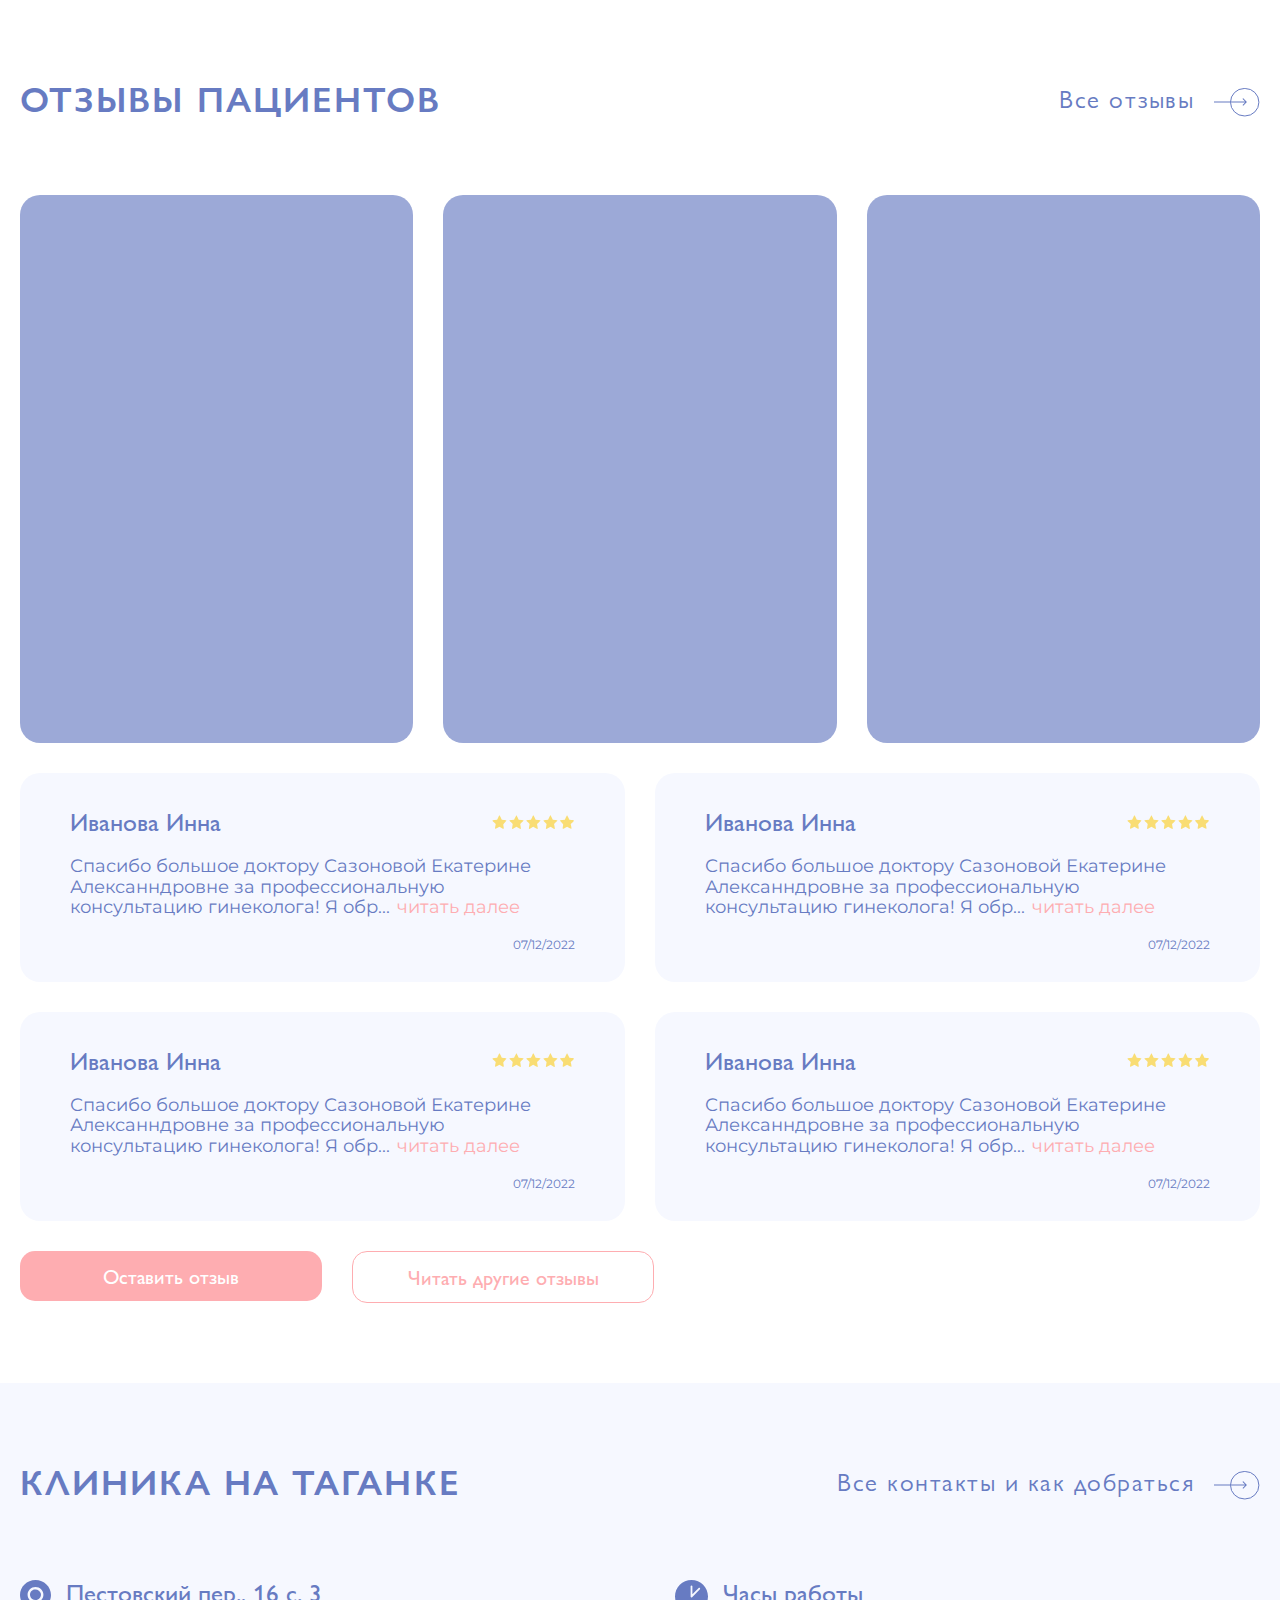
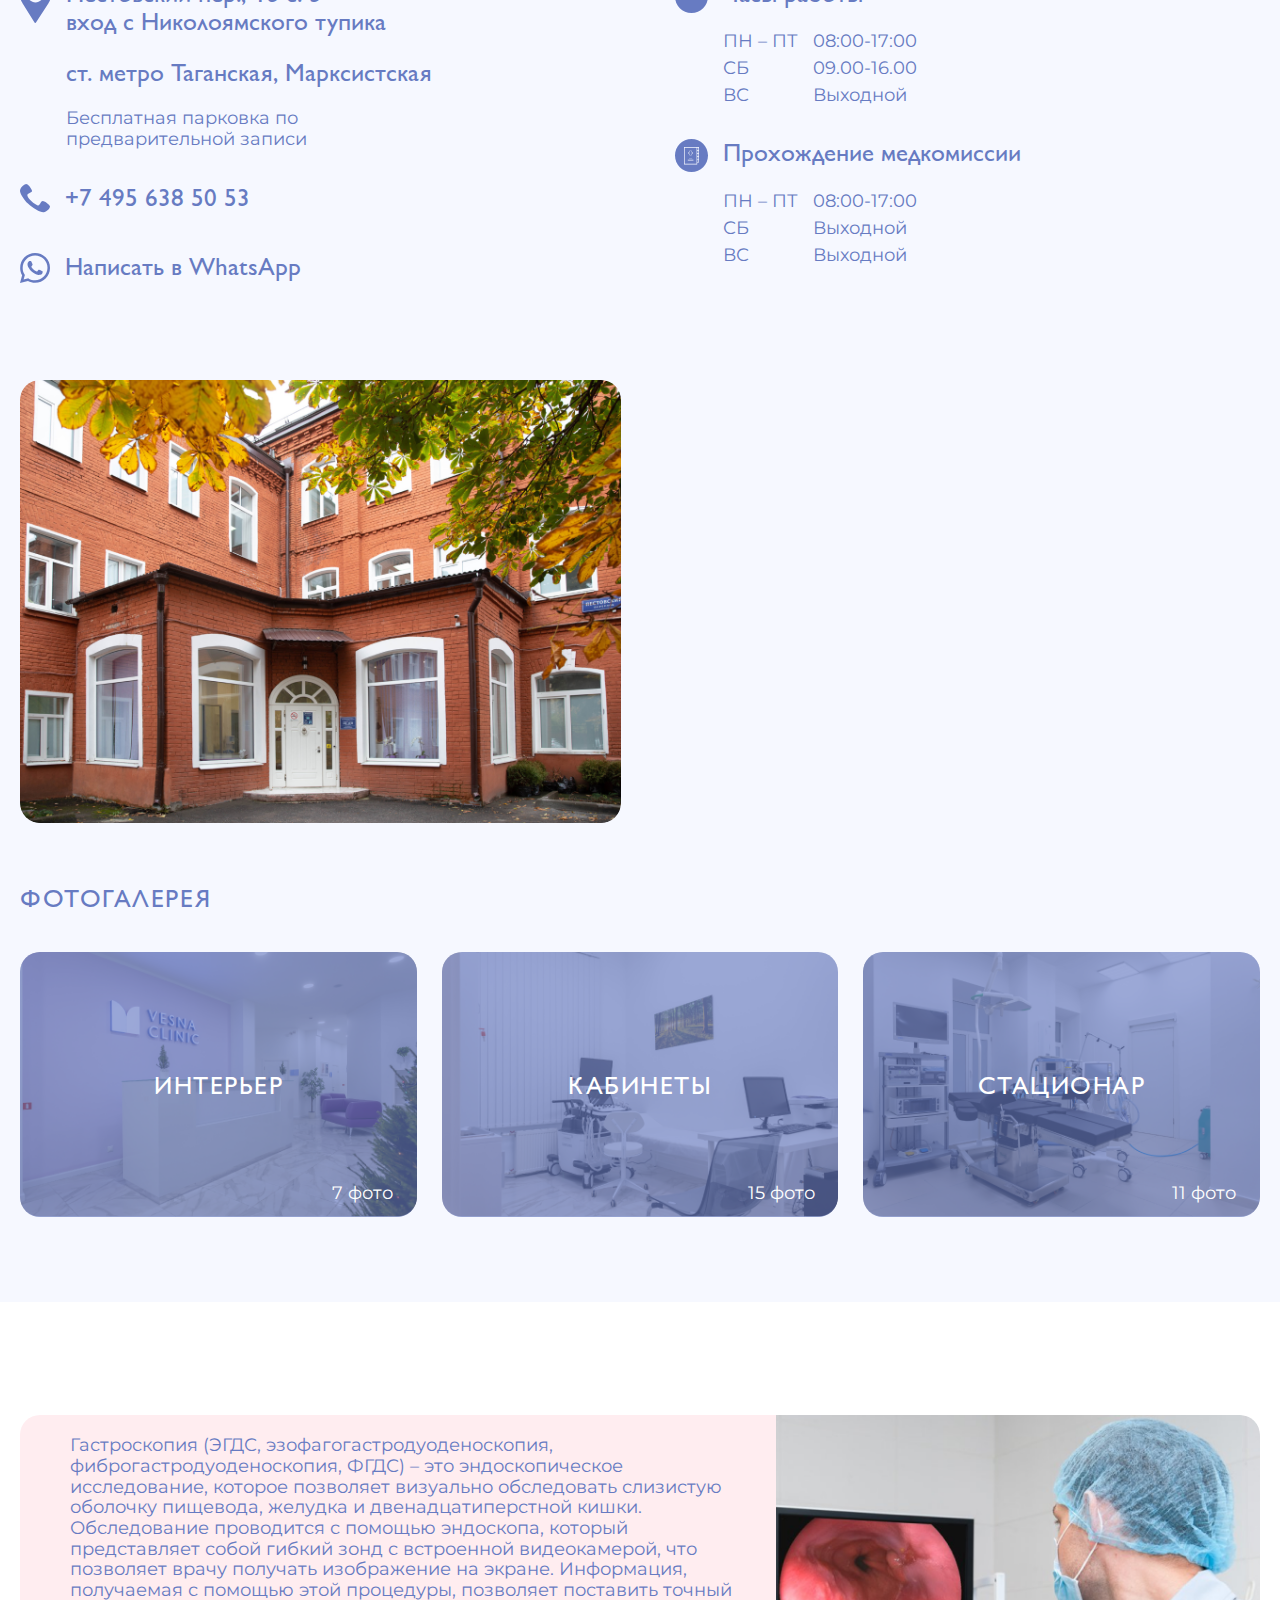
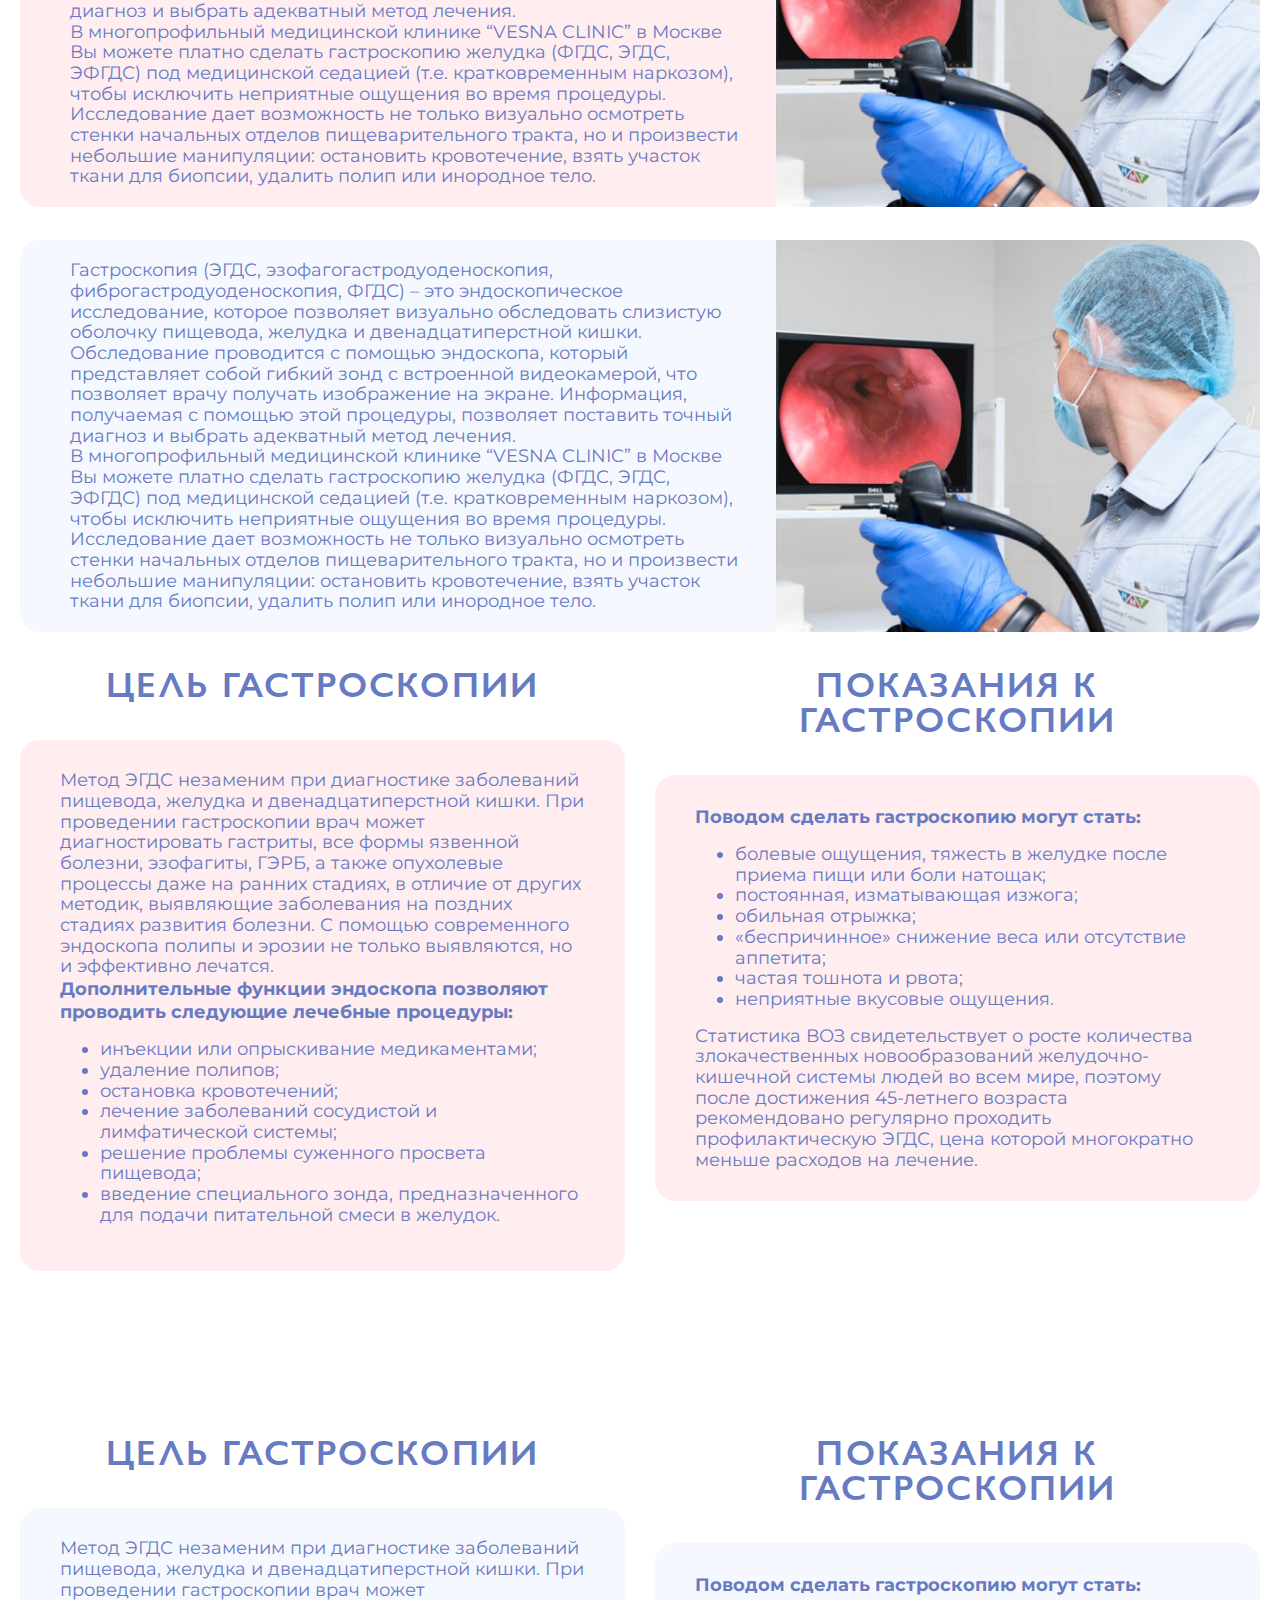
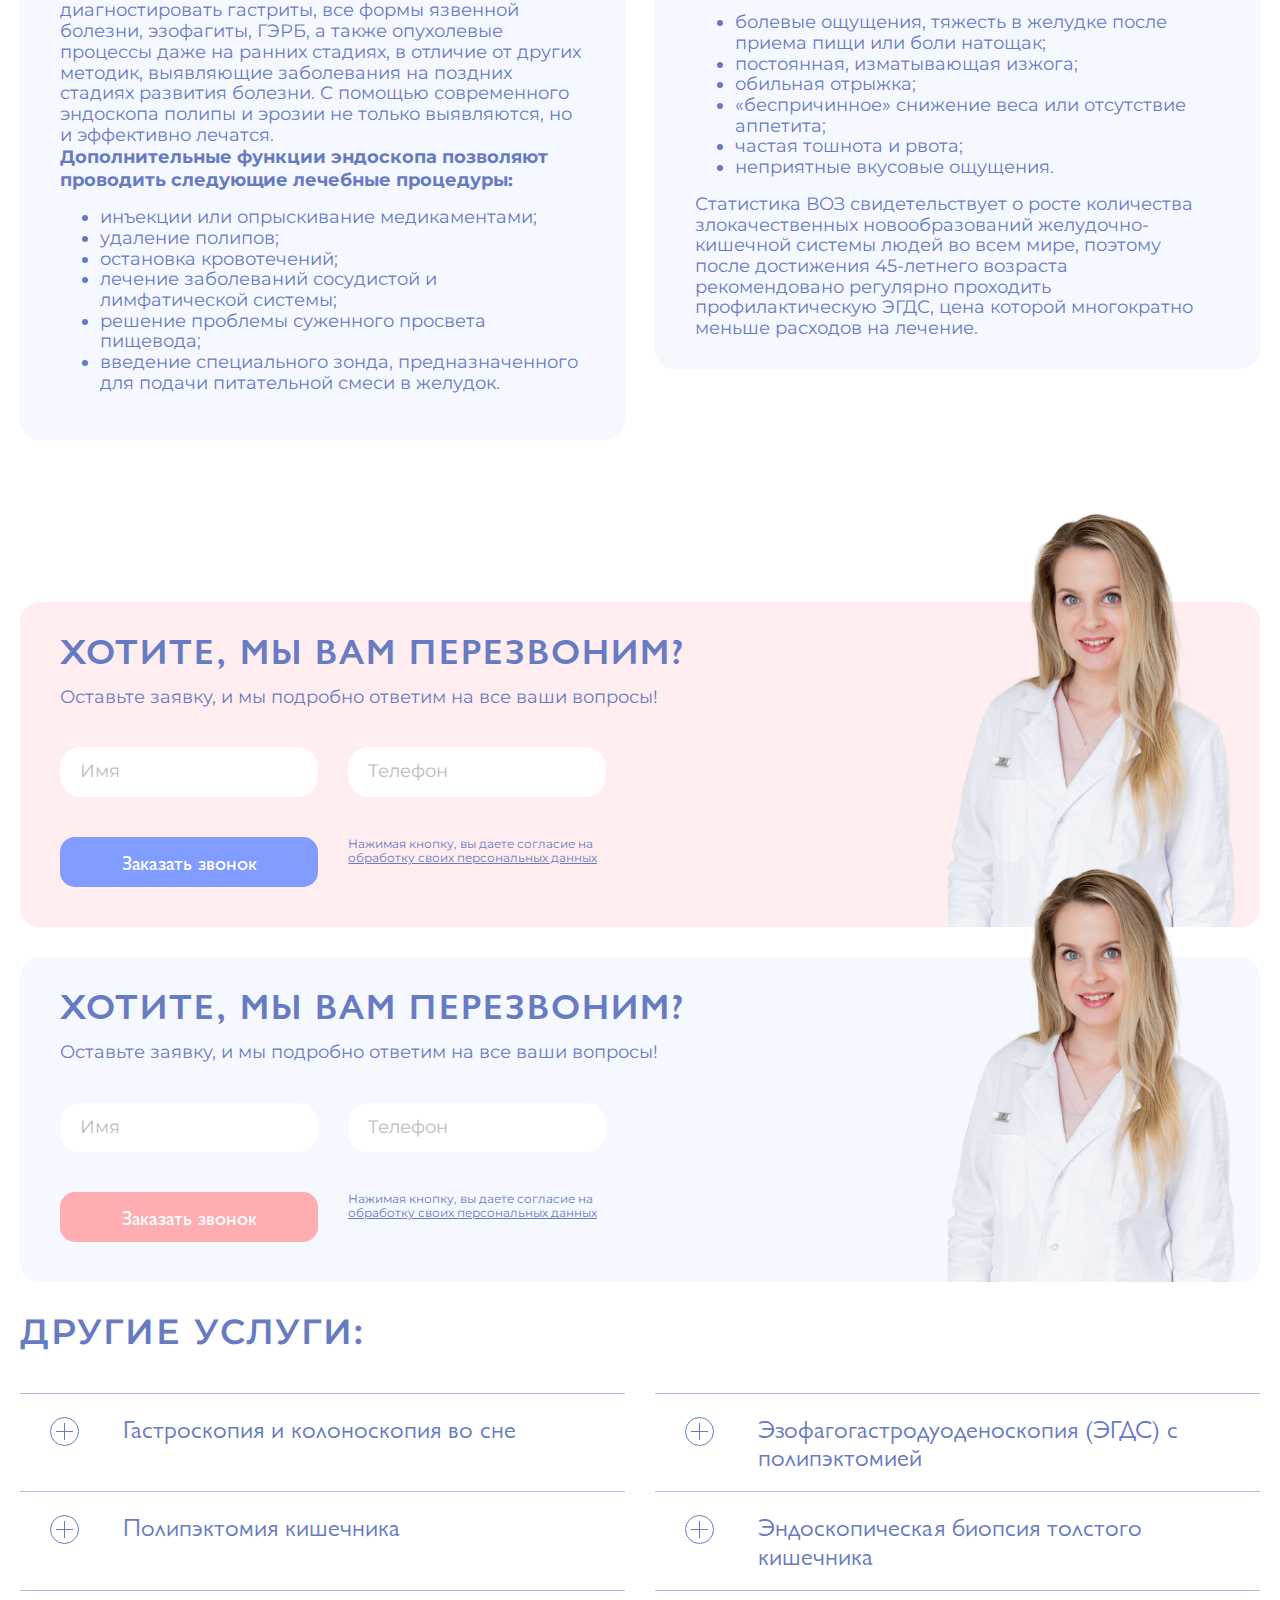
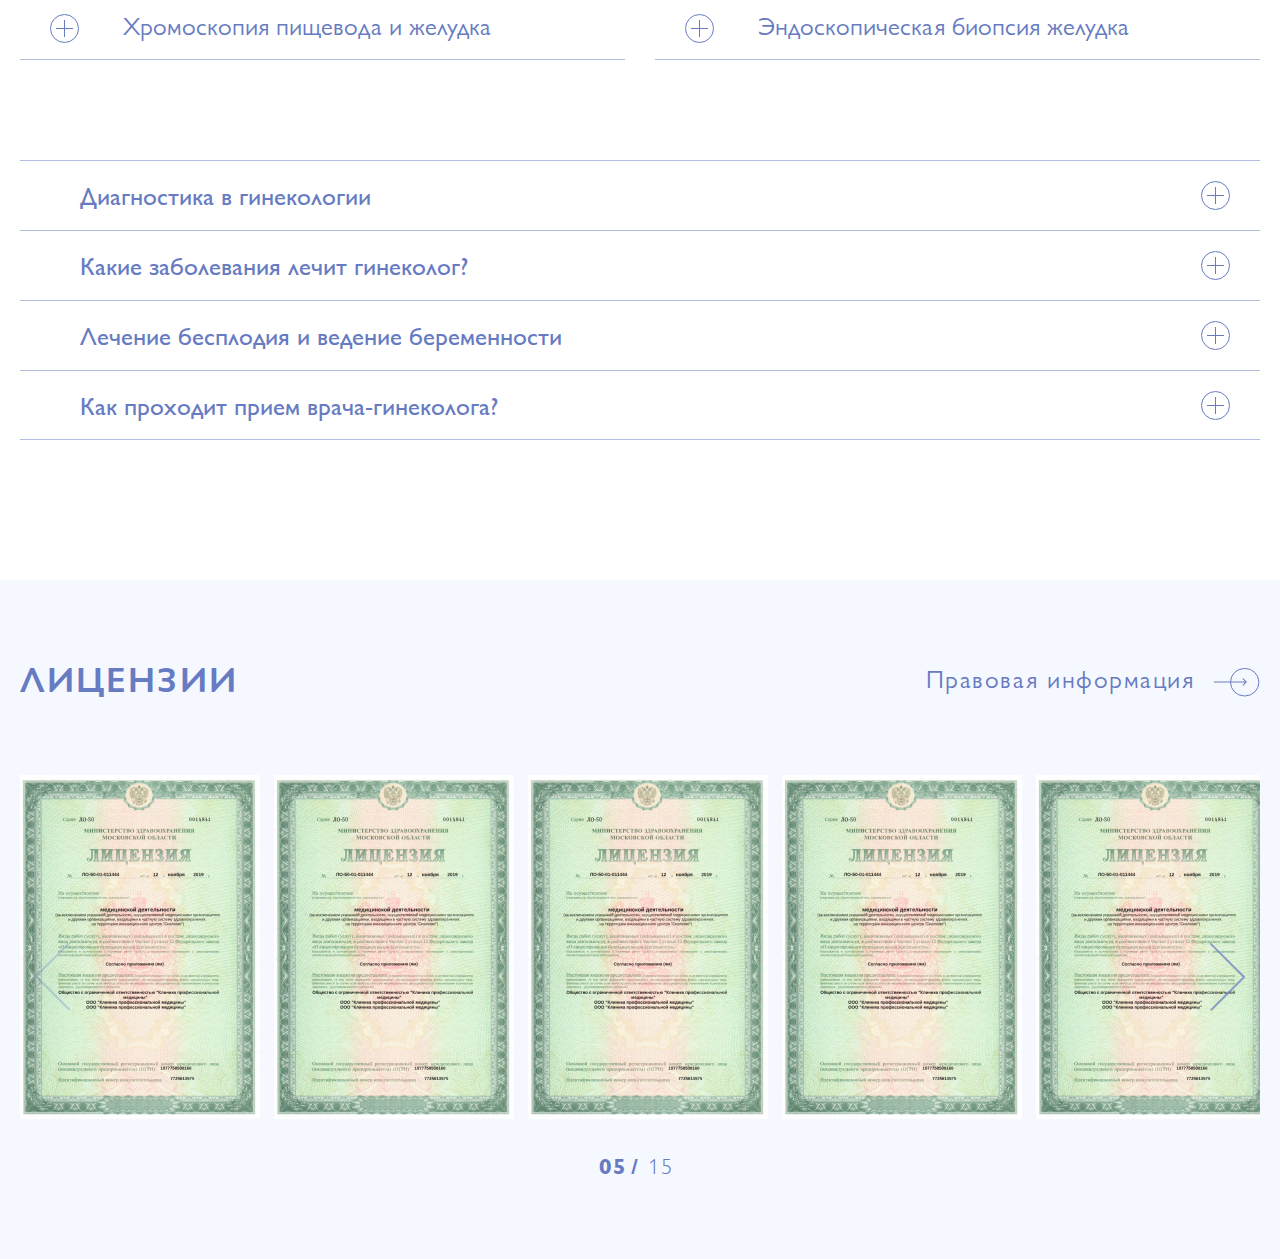
<file: seo.html>
<!doctype html>
<html lang="ru">
<head>
    <meta charset="UTF-8">
    <meta name="viewport"
          content="width=device-width, user-scalable=no, initial-scale=1.0, maximum-scale=1.0, minimum-scale=1.0">
    <meta http-equiv="X-UA-Compatible" content="ie=edge">
    <title>Seo</title>
    <link rel="stylesheet" href="css/seo.css">
    <link rel="preconnect" href="https://fonts.googleapis.com">
    <link rel="preconnect" href="https://fonts.gstatic.com" crossorigin>
    <link href="https://fonts.googleapis.com/css2?family=Montserrat:wght@300;400;500;700&display=swap" rel="stylesheet">
    <script src="
    https://cdn.jsdelivr.net/npm/@splidejs/splide@4.1.4/dist/js/splide.min.js
    "></script>
    <link href="
    https://cdn.jsdelivr.net/npm/@splidejs/splide@4.1.4/dist/css/splide.min.css
    " rel="stylesheet">
    <link rel="stylesheet" href="css/UIKit.css">
</head>
<body>
<section class="reviews">
    <div class="container">
        <div class="section-header">
            <h2 class="title">Отзывы пациентов</h2>
            <a href="#" class="page-link">Все отзывы</a>
        </div>
        <div class="reviews-videos">
            <div class="reviews-videos__item"></div>
            <div class="reviews-videos__item"></div>
            <div class="reviews-videos__item"></div>
        </div>
        <div class="reviews-grid">
            <div class="reviews-grid__column">
                <div class="reviews-grid__item">
                    <div class="reviews-grid__item-header">
                        <h2>Иванова Инна</h2>
                        <svg class="reviews-grid__item-header__stars" xmlns="http://www.w3.org/2000/svg" width="83" height="14" viewBox="0 0 83 14" fill="none">
                            <path fill-rule="evenodd" clip-rule="evenodd" d="M6.24044 2.46898L5.13544 4.72315L2.82112 4.97235C1.5487 5.10954 0.428896 5.34881 0.333376 5.50443C0.237856 5.66005 0.965709 6.49663 1.95122 7.3637L3.74283 8.94009L3.36357 11.0035C2.78411 14.1567 2.74181 14.1134 5.20453 12.8922L7.4251 11.7912L9.61042 12.9007C11.7887 14.0064 11.7961 14.0074 11.7806 13.2074C11.7721 12.766 11.6244 11.687 11.4524 10.8096C11.1412 9.22155 11.1475 9.20631 12.9124 7.3956C13.8873 6.3956 14.545 5.49025 14.3737 5.38355C14.2028 5.27721 13.0974 5.08047 11.9173 4.94612L9.7722 4.70223L8.76766 2.58844C8.21534 1.42574 7.66936 0.416164 7.55445 0.344913C7.43955 0.273662 6.84845 1.22935 6.24044 2.46898ZM23.1689 2.44913L22.0541 4.72315L19.7447 4.97164C18.4747 5.10847 17.4356 5.3162 17.4356 5.43283C17.4356 5.54981 18.1744 6.3995 19.0771 7.32152L20.7185 8.99752L20.3238 11.3938C20.1067 12.7115 19.9925 13.8536 20.0696 13.9312C20.1472 14.0092 21.1588 13.5484 22.3181 12.9075L24.4255 11.7423L26.5949 12.9054C27.7881 13.5448 28.8116 14.0131 28.8694 13.9454C28.9269 13.8781 28.8095 12.7395 28.6079 11.4151L28.2413 9.0078L29.8877 7.32648C30.7936 6.40198 31.5345 5.54732 31.5345 5.42751C31.5345 5.30769 30.4351 5.0989 29.0911 4.96313L26.6478 4.71641L25.6641 2.44559C25.1234 1.19674 24.5915 0.175115 24.4822 0.175115C24.3733 0.175115 23.7822 1.19851 23.1689 2.44913ZM40.0777 2.46898L38.9727 4.72315L36.6633 4.97164C35.3933 5.10847 34.3542 5.3162 34.3542 5.43283C34.3542 5.54981 35.087 6.39348 35.9823 7.30769L37.6104 8.97022L37.1983 11.3492C36.972 12.6579 36.8642 13.8068 36.9594 13.9022C37.0545 13.9979 38.0351 13.5565 39.1383 12.9217L41.1446 11.7675L43.3958 12.8837C44.6337 13.4977 45.6992 14 45.7634 14C45.8279 14 45.6915 12.8922 45.4606 11.5385L45.0405 9.07657L46.7468 7.38639C47.6854 6.45693 48.4531 5.58667 48.4531 5.45303C48.4531 5.31939 47.3654 5.09996 46.0358 4.96562L43.6186 4.72173L42.6095 2.59801C42.0547 1.43034 41.5066 0.416164 41.3917 0.344913C41.2768 0.273662 40.6857 1.22935 40.0777 2.46898ZM57.2483 2.35236L56.0947 4.70471L53.9604 4.94754C52.7864 5.08118 51.6863 5.27721 51.5157 5.3832C51.3448 5.48954 51.9616 6.34846 52.8858 7.29209L54.566 9.0078L54.1994 11.4151C53.9978 12.7395 53.8727 13.8703 53.9213 13.9287C53.97 13.9869 55.0383 13.5243 56.2956 12.9011L58.5813 11.7675L60.5876 12.9217C61.6908 13.5565 62.6711 13.9982 62.7655 13.9032C62.86 13.8082 62.743 12.6689 62.5054 11.3719L62.0733 9.01312L63.7225 7.32932C64.6294 6.40305 65.3717 5.54981 65.3717 5.43283C65.3717 5.3162 64.3361 5.10883 63.0708 4.9727L60.7698 4.72492L59.5859 2.36264L58.4016 0L57.2483 2.35236ZM73.8218 2.44311L72.7993 4.71074L70.5833 4.96455C69.3648 5.10422 68.2331 5.29918 68.0688 5.39773C67.9046 5.49628 68.5676 6.3956 69.5425 7.3956C71.3073 9.20631 71.3137 9.22155 71.0024 10.8096C70.8304 11.687 70.6827 12.7621 70.6743 13.1992C70.6588 13.9883 70.6729 13.9865 72.879 12.8922L75.0995 11.7912L77.2849 12.9007C79.78 14.1673 79.7969 14.1478 79.0874 10.8203L78.7043 9.02375L80.4976 7.40198C81.4842 6.5101 82.2099 5.64835 82.1109 5.48706C82.0115 5.32542 80.9079 5.0833 79.6577 4.9486L77.3853 4.70401L76.3314 2.43956C75.752 1.19426 75.1803 0.175115 75.0611 0.175115C74.9416 0.175115 74.384 1.19568 73.8218 2.44311Z" fill="#F9DD74"/>
                        </svg>
                    </div>
                    <p class="reviews-grid__item-text">
                        Спасибо большое доктору Сазоновой Екатерине Алексанндровне за профессиональную консультацию гинеколога! Я обр<span class="review-full">...<a class="reviews-grid__item-text_link" href="#">читать далее</a></span><span class="review-full_text">атилась, а здесь теперь какой-то очень важный текст, который до этого к сожалению был скрыт и без него было вообще не круто и даже не прикольно. В двух словах - полный отзыв</span>
                    </p>
                    <div class="reviews-grid__item-footer">
                        <h5 class="reviews-grid__item-footer__date">07/12/2022</h5>
                    </div>
                </div>
                <div class="reviews-grid__item">
                    <div class="reviews-grid__item-header">
                        <h2>Иванова Инна</h2>
                        <svg class="reviews-grid__item-header__stars" xmlns="http://www.w3.org/2000/svg" width="83" height="14" viewBox="0 0 83 14" fill="none">
                            <path fill-rule="evenodd" clip-rule="evenodd" d="M6.24044 2.46898L5.13544 4.72315L2.82112 4.97235C1.5487 5.10954 0.428896 5.34881 0.333376 5.50443C0.237856 5.66005 0.965709 6.49663 1.95122 7.3637L3.74283 8.94009L3.36357 11.0035C2.78411 14.1567 2.74181 14.1134 5.20453 12.8922L7.4251 11.7912L9.61042 12.9007C11.7887 14.0064 11.7961 14.0074 11.7806 13.2074C11.7721 12.766 11.6244 11.687 11.4524 10.8096C11.1412 9.22155 11.1475 9.20631 12.9124 7.3956C13.8873 6.3956 14.545 5.49025 14.3737 5.38355C14.2028 5.27721 13.0974 5.08047 11.9173 4.94612L9.7722 4.70223L8.76766 2.58844C8.21534 1.42574 7.66936 0.416164 7.55445 0.344913C7.43955 0.273662 6.84845 1.22935 6.24044 2.46898ZM23.1689 2.44913L22.0541 4.72315L19.7447 4.97164C18.4747 5.10847 17.4356 5.3162 17.4356 5.43283C17.4356 5.54981 18.1744 6.3995 19.0771 7.32152L20.7185 8.99752L20.3238 11.3938C20.1067 12.7115 19.9925 13.8536 20.0696 13.9312C20.1472 14.0092 21.1588 13.5484 22.3181 12.9075L24.4255 11.7423L26.5949 12.9054C27.7881 13.5448 28.8116 14.0131 28.8694 13.9454C28.9269 13.8781 28.8095 12.7395 28.6079 11.4151L28.2413 9.0078L29.8877 7.32648C30.7936 6.40198 31.5345 5.54732 31.5345 5.42751C31.5345 5.30769 30.4351 5.0989 29.0911 4.96313L26.6478 4.71641L25.6641 2.44559C25.1234 1.19674 24.5915 0.175115 24.4822 0.175115C24.3733 0.175115 23.7822 1.19851 23.1689 2.44913ZM40.0777 2.46898L38.9727 4.72315L36.6633 4.97164C35.3933 5.10847 34.3542 5.3162 34.3542 5.43283C34.3542 5.54981 35.087 6.39348 35.9823 7.30769L37.6104 8.97022L37.1983 11.3492C36.972 12.6579 36.8642 13.8068 36.9594 13.9022C37.0545 13.9979 38.0351 13.5565 39.1383 12.9217L41.1446 11.7675L43.3958 12.8837C44.6337 13.4977 45.6992 14 45.7634 14C45.8279 14 45.6915 12.8922 45.4606 11.5385L45.0405 9.07657L46.7468 7.38639C47.6854 6.45693 48.4531 5.58667 48.4531 5.45303C48.4531 5.31939 47.3654 5.09996 46.0358 4.96562L43.6186 4.72173L42.6095 2.59801C42.0547 1.43034 41.5066 0.416164 41.3917 0.344913C41.2768 0.273662 40.6857 1.22935 40.0777 2.46898ZM57.2483 2.35236L56.0947 4.70471L53.9604 4.94754C52.7864 5.08118 51.6863 5.27721 51.5157 5.3832C51.3448 5.48954 51.9616 6.34846 52.8858 7.29209L54.566 9.0078L54.1994 11.4151C53.9978 12.7395 53.8727 13.8703 53.9213 13.9287C53.97 13.9869 55.0383 13.5243 56.2956 12.9011L58.5813 11.7675L60.5876 12.9217C61.6908 13.5565 62.6711 13.9982 62.7655 13.9032C62.86 13.8082 62.743 12.6689 62.5054 11.3719L62.0733 9.01312L63.7225 7.32932C64.6294 6.40305 65.3717 5.54981 65.3717 5.43283C65.3717 5.3162 64.3361 5.10883 63.0708 4.9727L60.7698 4.72492L59.5859 2.36264L58.4016 0L57.2483 2.35236ZM73.8218 2.44311L72.7993 4.71074L70.5833 4.96455C69.3648 5.10422 68.2331 5.29918 68.0688 5.39773C67.9046 5.49628 68.5676 6.3956 69.5425 7.3956C71.3073 9.20631 71.3137 9.22155 71.0024 10.8096C70.8304 11.687 70.6827 12.7621 70.6743 13.1992C70.6588 13.9883 70.6729 13.9865 72.879 12.8922L75.0995 11.7912L77.2849 12.9007C79.78 14.1673 79.7969 14.1478 79.0874 10.8203L78.7043 9.02375L80.4976 7.40198C81.4842 6.5101 82.2099 5.64835 82.1109 5.48706C82.0115 5.32542 80.9079 5.0833 79.6577 4.9486L77.3853 4.70401L76.3314 2.43956C75.752 1.19426 75.1803 0.175115 75.0611 0.175115C74.9416 0.175115 74.384 1.19568 73.8218 2.44311Z" fill="#F9DD74"/>
                        </svg>
                    </div>
                    <p class="reviews-grid__item-text">
                        Спасибо большое доктору Сазоновой Екатерине Алексанндровне за профессиональную консультацию гинеколога! Я обр<span class="review-full">...<a class="reviews-grid__item-text_link" href="#">читать далее</a></span><span class="review-full_text">атилась, а здесь теперь какой-то очень важный текст, который до этого к сожалению был скрыт и без него было вообще не круто и даже не прикольно. В двух словах - полный отзыв</span>
                    </p>
                    <div class="reviews-grid__item-footer">
                        <h5 class="reviews-grid__item-footer__date">07/12/2022</h5>
                    </div>
                </div>
            </div>
            <div class="reviews-grid__column">
                <div class="reviews-grid__item">
                    <div class="reviews-grid__item-header">
                        <h2>Иванова Инна</h2>
                        <svg class="reviews-grid__item-header__stars" xmlns="http://www.w3.org/2000/svg" width="83" height="14" viewBox="0 0 83 14" fill="none">
                            <path fill-rule="evenodd" clip-rule="evenodd" d="M6.24044 2.46898L5.13544 4.72315L2.82112 4.97235C1.5487 5.10954 0.428896 5.34881 0.333376 5.50443C0.237856 5.66005 0.965709 6.49663 1.95122 7.3637L3.74283 8.94009L3.36357 11.0035C2.78411 14.1567 2.74181 14.1134 5.20453 12.8922L7.4251 11.7912L9.61042 12.9007C11.7887 14.0064 11.7961 14.0074 11.7806 13.2074C11.7721 12.766 11.6244 11.687 11.4524 10.8096C11.1412 9.22155 11.1475 9.20631 12.9124 7.3956C13.8873 6.3956 14.545 5.49025 14.3737 5.38355C14.2028 5.27721 13.0974 5.08047 11.9173 4.94612L9.7722 4.70223L8.76766 2.58844C8.21534 1.42574 7.66936 0.416164 7.55445 0.344913C7.43955 0.273662 6.84845 1.22935 6.24044 2.46898ZM23.1689 2.44913L22.0541 4.72315L19.7447 4.97164C18.4747 5.10847 17.4356 5.3162 17.4356 5.43283C17.4356 5.54981 18.1744 6.3995 19.0771 7.32152L20.7185 8.99752L20.3238 11.3938C20.1067 12.7115 19.9925 13.8536 20.0696 13.9312C20.1472 14.0092 21.1588 13.5484 22.3181 12.9075L24.4255 11.7423L26.5949 12.9054C27.7881 13.5448 28.8116 14.0131 28.8694 13.9454C28.9269 13.8781 28.8095 12.7395 28.6079 11.4151L28.2413 9.0078L29.8877 7.32648C30.7936 6.40198 31.5345 5.54732 31.5345 5.42751C31.5345 5.30769 30.4351 5.0989 29.0911 4.96313L26.6478 4.71641L25.6641 2.44559C25.1234 1.19674 24.5915 0.175115 24.4822 0.175115C24.3733 0.175115 23.7822 1.19851 23.1689 2.44913ZM40.0777 2.46898L38.9727 4.72315L36.6633 4.97164C35.3933 5.10847 34.3542 5.3162 34.3542 5.43283C34.3542 5.54981 35.087 6.39348 35.9823 7.30769L37.6104 8.97022L37.1983 11.3492C36.972 12.6579 36.8642 13.8068 36.9594 13.9022C37.0545 13.9979 38.0351 13.5565 39.1383 12.9217L41.1446 11.7675L43.3958 12.8837C44.6337 13.4977 45.6992 14 45.7634 14C45.8279 14 45.6915 12.8922 45.4606 11.5385L45.0405 9.07657L46.7468 7.38639C47.6854 6.45693 48.4531 5.58667 48.4531 5.45303C48.4531 5.31939 47.3654 5.09996 46.0358 4.96562L43.6186 4.72173L42.6095 2.59801C42.0547 1.43034 41.5066 0.416164 41.3917 0.344913C41.2768 0.273662 40.6857 1.22935 40.0777 2.46898ZM57.2483 2.35236L56.0947 4.70471L53.9604 4.94754C52.7864 5.08118 51.6863 5.27721 51.5157 5.3832C51.3448 5.48954 51.9616 6.34846 52.8858 7.29209L54.566 9.0078L54.1994 11.4151C53.9978 12.7395 53.8727 13.8703 53.9213 13.9287C53.97 13.9869 55.0383 13.5243 56.2956 12.9011L58.5813 11.7675L60.5876 12.9217C61.6908 13.5565 62.6711 13.9982 62.7655 13.9032C62.86 13.8082 62.743 12.6689 62.5054 11.3719L62.0733 9.01312L63.7225 7.32932C64.6294 6.40305 65.3717 5.54981 65.3717 5.43283C65.3717 5.3162 64.3361 5.10883 63.0708 4.9727L60.7698 4.72492L59.5859 2.36264L58.4016 0L57.2483 2.35236ZM73.8218 2.44311L72.7993 4.71074L70.5833 4.96455C69.3648 5.10422 68.2331 5.29918 68.0688 5.39773C67.9046 5.49628 68.5676 6.3956 69.5425 7.3956C71.3073 9.20631 71.3137 9.22155 71.0024 10.8096C70.8304 11.687 70.6827 12.7621 70.6743 13.1992C70.6588 13.9883 70.6729 13.9865 72.879 12.8922L75.0995 11.7912L77.2849 12.9007C79.78 14.1673 79.7969 14.1478 79.0874 10.8203L78.7043 9.02375L80.4976 7.40198C81.4842 6.5101 82.2099 5.64835 82.1109 5.48706C82.0115 5.32542 80.9079 5.0833 79.6577 4.9486L77.3853 4.70401L76.3314 2.43956C75.752 1.19426 75.1803 0.175115 75.0611 0.175115C74.9416 0.175115 74.384 1.19568 73.8218 2.44311Z" fill="#F9DD74"/>
                        </svg>
                    </div>
                    <p class="reviews-grid__item-text">
                        Спасибо большое доктору Сазоновой Екатерине Алексанндровне за профессиональную консультацию гинеколога! Я обр<span class="review-full">...<a class="reviews-grid__item-text_link" href="#">читать далее</a></span><span class="review-full_text">атилась, а здесь теперь какой-то очень важный текст, который до этого к сожалению был скрыт и без него было вообще не круто и даже не прикольно. В двух словах - полный отзыв</span>
                    </p>
                    <div class="reviews-grid__item-footer">
                        <h5 class="reviews-grid__item-footer__date">07/12/2022</h5>
                    </div>
                </div>
                <div class="reviews-grid__item">
                    <div class="reviews-grid__item-header">
                        <h2>Иванова Инна</h2>
                        <svg class="reviews-grid__item-header__stars" xmlns="http://www.w3.org/2000/svg" width="83" height="14" viewBox="0 0 83 14" fill="none">
                            <path fill-rule="evenodd" clip-rule="evenodd" d="M6.24044 2.46898L5.13544 4.72315L2.82112 4.97235C1.5487 5.10954 0.428896 5.34881 0.333376 5.50443C0.237856 5.66005 0.965709 6.49663 1.95122 7.3637L3.74283 8.94009L3.36357 11.0035C2.78411 14.1567 2.74181 14.1134 5.20453 12.8922L7.4251 11.7912L9.61042 12.9007C11.7887 14.0064 11.7961 14.0074 11.7806 13.2074C11.7721 12.766 11.6244 11.687 11.4524 10.8096C11.1412 9.22155 11.1475 9.20631 12.9124 7.3956C13.8873 6.3956 14.545 5.49025 14.3737 5.38355C14.2028 5.27721 13.0974 5.08047 11.9173 4.94612L9.7722 4.70223L8.76766 2.58844C8.21534 1.42574 7.66936 0.416164 7.55445 0.344913C7.43955 0.273662 6.84845 1.22935 6.24044 2.46898ZM23.1689 2.44913L22.0541 4.72315L19.7447 4.97164C18.4747 5.10847 17.4356 5.3162 17.4356 5.43283C17.4356 5.54981 18.1744 6.3995 19.0771 7.32152L20.7185 8.99752L20.3238 11.3938C20.1067 12.7115 19.9925 13.8536 20.0696 13.9312C20.1472 14.0092 21.1588 13.5484 22.3181 12.9075L24.4255 11.7423L26.5949 12.9054C27.7881 13.5448 28.8116 14.0131 28.8694 13.9454C28.9269 13.8781 28.8095 12.7395 28.6079 11.4151L28.2413 9.0078L29.8877 7.32648C30.7936 6.40198 31.5345 5.54732 31.5345 5.42751C31.5345 5.30769 30.4351 5.0989 29.0911 4.96313L26.6478 4.71641L25.6641 2.44559C25.1234 1.19674 24.5915 0.175115 24.4822 0.175115C24.3733 0.175115 23.7822 1.19851 23.1689 2.44913ZM40.0777 2.46898L38.9727 4.72315L36.6633 4.97164C35.3933 5.10847 34.3542 5.3162 34.3542 5.43283C34.3542 5.54981 35.087 6.39348 35.9823 7.30769L37.6104 8.97022L37.1983 11.3492C36.972 12.6579 36.8642 13.8068 36.9594 13.9022C37.0545 13.9979 38.0351 13.5565 39.1383 12.9217L41.1446 11.7675L43.3958 12.8837C44.6337 13.4977 45.6992 14 45.7634 14C45.8279 14 45.6915 12.8922 45.4606 11.5385L45.0405 9.07657L46.7468 7.38639C47.6854 6.45693 48.4531 5.58667 48.4531 5.45303C48.4531 5.31939 47.3654 5.09996 46.0358 4.96562L43.6186 4.72173L42.6095 2.59801C42.0547 1.43034 41.5066 0.416164 41.3917 0.344913C41.2768 0.273662 40.6857 1.22935 40.0777 2.46898ZM57.2483 2.35236L56.0947 4.70471L53.9604 4.94754C52.7864 5.08118 51.6863 5.27721 51.5157 5.3832C51.3448 5.48954 51.9616 6.34846 52.8858 7.29209L54.566 9.0078L54.1994 11.4151C53.9978 12.7395 53.8727 13.8703 53.9213 13.9287C53.97 13.9869 55.0383 13.5243 56.2956 12.9011L58.5813 11.7675L60.5876 12.9217C61.6908 13.5565 62.6711 13.9982 62.7655 13.9032C62.86 13.8082 62.743 12.6689 62.5054 11.3719L62.0733 9.01312L63.7225 7.32932C64.6294 6.40305 65.3717 5.54981 65.3717 5.43283C65.3717 5.3162 64.3361 5.10883 63.0708 4.9727L60.7698 4.72492L59.5859 2.36264L58.4016 0L57.2483 2.35236ZM73.8218 2.44311L72.7993 4.71074L70.5833 4.96455C69.3648 5.10422 68.2331 5.29918 68.0688 5.39773C67.9046 5.49628 68.5676 6.3956 69.5425 7.3956C71.3073 9.20631 71.3137 9.22155 71.0024 10.8096C70.8304 11.687 70.6827 12.7621 70.6743 13.1992C70.6588 13.9883 70.6729 13.9865 72.879 12.8922L75.0995 11.7912L77.2849 12.9007C79.78 14.1673 79.7969 14.1478 79.0874 10.8203L78.7043 9.02375L80.4976 7.40198C81.4842 6.5101 82.2099 5.64835 82.1109 5.48706C82.0115 5.32542 80.9079 5.0833 79.6577 4.9486L77.3853 4.70401L76.3314 2.43956C75.752 1.19426 75.1803 0.175115 75.0611 0.175115C74.9416 0.175115 74.384 1.19568 73.8218 2.44311Z" fill="#F9DD74"/>
                        </svg>
                    </div>
                    <p class="reviews-grid__item-text">
                        Спасибо большое доктору Сазоновой Екатерине Алексанндровне за профессиональную консультацию гинеколога! Я обр<span class="review-full">...<a class="reviews-grid__item-text_link" href="#">читать далее</a></span><span class="review-full_text">атилась, а здесь теперь какой-то очень важный текст, который до этого к сожалению был скрыт и без него было вообще не круто и даже не прикольно. В двух словах - полный отзыв</span>
                    </p>
                    <div class="reviews-grid__item-footer">
                        <h5 class="reviews-grid__item-footer__date">07/12/2022</h5>
                    </div>
                </div>
            </div>
        </div>
        <div class="reviews-buttons">
            <a href="#" class="reviews-btn"><button class="red">Оставить отзыв</button></a>
            <a href="#" class="reviews-btn reviews-btn--light"><button class="red">Читать другие отзывы</button></a>
        </div>
    </div>
</section>
<section class="contacts">
    <div class="container">
        <div class="section-header">
            <h2 class="title">Клиника на таганке</h2>
            <a href="#" class="page-link">Все контакты и как добраться</a>
        </div>
        <div class="contacts-text">
            <div class="contacts-text__col">
                <div class="contacts-text__col-block">
                    <div class="contacts-text__col-block__icon">
                        <svg xmlns="http://www.w3.org/2000/svg" width="31" height="43" viewBox="0 0 31 43" fill="none">
                            <g clip-path="url(#clip0_233_1051)">
                                <path d="M16.7606 19.9328C19.7055 19.2605 21.5291 16.4073 20.8338 13.5601C20.1384 10.7128 17.1873 8.9497 14.2424 9.62202C11.2975 10.2943 9.47387 13.1475 10.1693 15.9948C10.8646 18.842 13.8157 20.6052 16.7606 19.9328Z" fill="#677BC2"/>
                                <path d="M15.5 0C6.95446 0 0 6.72382 0 14.986C0 17.7381 0.792647 20.44 2.29115 22.8062C2.30851 22.8453 2.33165 22.8901 2.3548 22.9292L14.5106 42.5972C14.6669 42.849 14.9446 43.0056 15.2454 43.0056H15.2512C15.5521 43.0056 15.8298 42.8546 15.986 42.6084L28.6394 22.9348C28.6683 22.8901 28.6915 22.8453 28.7088 22.8006C30.2074 20.44 31 17.7437 31 14.986C31 6.72382 24.0455 0 15.5 0ZM15.5 22.4314C11.1318 22.4314 7.57932 18.9967 7.57932 14.7734C7.57932 10.55 11.1318 7.11539 15.5 7.11539C19.8682 7.11539 23.4207 10.55 23.4207 14.7734C23.4207 18.9967 19.8682 22.4314 15.5 22.4314Z" fill="#677BC2"/>
                            </g>
                            <defs>
                                <clipPath id="clip0_233_1051">
                                    <rect width="31" height="43" fill="white"/>
                                </clipPath>
                            </defs>
                        </svg>
                    </div>
                    <div class="contacts-text__col-block__text">
                        <h2>Пестовский пер., 16 с. 3<br>
                            вход с Николоямского тупика</h2>
                        <h2>ст. метро Таганская, Марксистская</h2>
                        <p>Бесплатная парковка по<br>предварительной записи</p>
                    </div>
                </div>
                <div class="contacts-text__col-block">
                    <div class="contacts-text__col-block__icon">
                        <svg xmlns="http://www.w3.org/2000/svg" width="30" height="29" viewBox="0 0 30 29" fill="none">
                            <path fill-rule="evenodd" clip-rule="evenodd" d="M4.71356 0.435876C1.95662 1.77348 -0.276997 4.98712 0.0279223 7.17768C0.439142 10.1308 4.00797 15.7275 7.96005 19.6169C13.0065 24.5829 20.3916 28.5978 23.7652 28.2093C26.4317 27.902 29.9971 24.6606 30 22.5407C30.0013 21.6984 27.4897 19.3681 24.944 17.8494C22.4129 16.3396 21.8352 16.5204 20.3734 19.2787C19.8224 20.3184 19.3181 20.8956 18.7124 21.1792C17.8689 21.5742 17.7979 21.5615 16.3385 20.7524C14.1326 19.5291 12.0788 17.9029 10.2229 15.91C8.09774 13.6281 7.2571 12.2157 7.36499 11.1089C7.43963 10.3443 7.63693 10.1547 9.20242 9.3433C11.2047 8.30542 12.0646 7.61714 12.0646 7.05197C12.0646 6.47433 10.3079 3.41393 9.22616 2.10724C8.18162 0.84495 6.92871 -0.00748264 6.12975 4.95167e-05C5.8396 0.00264681 5.20232 0.198743 4.71356 0.435876Z" fill="#677BC2"/>
                        </svg>
                    </div>
                    <div class="contacts-text__col-block__text">
                        <h2>+7 495 638 50 53</h2>
                    </div>
                </div>
                <div class="contacts-text__col-block">
                    <div class="contacts-text__col-block__icon">
                        <svg xmlns="http://www.w3.org/2000/svg" width="30" height="30" viewBox="0 0 30 30" fill="none">
                            <path d="M15.0547 0C19.0511 0 22.7737 1.52727 25.6204 4.36364C28.4124 7.2 30 10.9091 30 14.8909C30 23.0727 23.3212 29.7818 15.0547 29.7818C12.5365 29.7818 10.1277 29.1818 7.93796 27.9818L0 30L2.13504 22.3091C0.821168 20.0727 0.164233 17.5091 0.164233 14.8909C0.109489 6.65454 6.84307 0 15.0547 0ZM15.0547 27.2182C21.8978 27.2182 27.4817 21.6545 27.4817 14.8364C27.4817 11.5091 26.1679 8.45455 23.8686 6.10909C21.5146 3.76364 18.3942 2.50909 15.1095 2.50909C8.26642 2.50909 2.68248 8.07273 2.68248 14.8909C2.68248 17.2364 3.33942 19.4727 4.59854 21.4909L4.87226 21.9818L3.61314 26.5636L8.32117 25.3636L8.75912 25.6364C10.6204 26.6182 12.8102 27.2182 15.0547 27.2182ZM19.3248 16.7455C19.6533 16.8545 21.5146 17.7818 21.8978 17.9455C21.9526 18 22.062 18 22.1168 18.0545C22.3905 18.1636 22.5547 18.2727 22.6095 18.3818C22.719 18.5455 22.719 19.2545 22.3905 20.1273C22.062 21 20.5839 21.7636 19.8723 21.8727C19.2153 21.9818 18.3942 21.9818 17.5182 21.7091C16.9708 21.5455 16.2591 21.3273 15.3832 20.9455C11.8796 19.4182 9.52555 16.0909 9.08759 15.4364C9.03285 15.3818 9.03285 15.3818 9.03285 15.3273C8.81387 15.0545 7.5 13.3091 7.5 11.5091C7.5 9.81818 8.32117 8.89091 8.70438 8.50909C8.70438 8.45455 8.75912 8.45455 8.75912 8.45455C9.08759 8.07273 9.52555 7.96364 9.74452 7.96364C9.9635 7.96364 10.2372 7.96364 10.4562 7.96364C10.4562 7.96364 10.5109 7.96364 10.5657 7.96364C10.7847 7.96364 11.0584 7.96364 11.3321 8.61818C11.4416 8.89091 11.6058 9.21818 11.7701 9.6C12.0985 10.3636 12.427 11.2364 12.4818 11.3455C12.5912 11.5091 12.646 11.7273 12.5365 12C12.5365 12.0545 12.4818 12.0545 12.4818 12.1091C12.3723 12.2727 12.3175 12.4364 12.1533 12.6C12.0985 12.6545 12.0438 12.7636 11.9891 12.8182C11.8796 12.9818 11.7153 13.1455 11.6058 13.2545C11.4416 13.4182 11.2226 13.6364 11.4416 14.0182C11.6606 14.4 12.427 15.6 13.5219 16.5818C14.7263 17.6182 15.7664 18.1091 16.2591 18.3273C16.3686 18.3818 16.4234 18.3818 16.5328 18.4364C16.9161 18.6 17.135 18.6 17.354 18.3273C17.573 18.0545 18.2847 17.2364 18.5584 16.8545C18.7226 16.5818 18.9416 16.6364 19.3248 16.7455Z" fill="#677BC2"/>
                        </svg>
                    </div>
                    <div class="contacts-text__col-block__text">
                        <a href="#"><h2>Написать в WhatsApp</h2></a>
                    </div>
                </div>
            </div>
            <div class="contacts-text__col">
                <div class="contacts-text__col-block">
                    <div class="contacts-text__col-block__icon">
                        <svg xmlns="http://www.w3.org/2000/svg" width="33" height="33" viewBox="0 0 33 33" fill="none">
                            <g clip-path="url(#clip0_233_1045)">
                                <path d="M16.5 0C7.392 0.012 0.012 7.392 0 16.5C0 25.614 7.386 33 16.5 33C25.614 33 33 25.614 33 16.5C33 7.386 25.614 0 16.5 0ZM24.936 9.336L17.136 17.136C16.968 17.304 16.74 17.4 16.5 17.4C16.002 17.4 15.6 16.998 15.6 16.5V6.3C15.6 5.802 16.002 5.4 16.5 5.4C16.998 5.4 17.4 5.802 17.4 6.3V14.328L23.664 8.064C24.012 7.74 24.546 7.74 24.894 8.064C25.254 8.4 25.272 8.97 24.936 9.336Z" fill="#677BC2"/>
                            </g>
                            <defs>
                                <clipPath id="clip0_233_1045">
                                    <rect width="33" height="33" fill="white"/>
                                </clipPath>
                            </defs>
                        </svg>
                    </div>
                    <div class="contacts-text__col-block__text">
                        <h2>Часы работы</h2>
                        <div class="contacts-text__col-block__text-table">
                            <p>
                                ПН – ПТ<br>
                                СБ<br>
                                ВС
                            </p>
                            <p>
                                08:00-17:00<br>
                                09.00-16.00<br>
                                Выходной
                            </p>
                        </div>
                    </div>
                </div>
                <div class="contacts-text__col-block">
                    <div class="contacts-text__col-block__icon">
                        <svg xmlns="http://www.w3.org/2000/svg" width="33" height="33" viewBox="0 0 33 33" fill="none">
                            <path fill-rule="evenodd" clip-rule="evenodd" d="M16.5 33C25.6127 33 33 25.6127 33 16.5C33 7.3873 25.6127 0 16.5 0C7.3873 0 0 7.3873 0 16.5C0 25.6127 7.3873 33 16.5 33ZM14.9038 15.9197H16.3194V14.7152H17.5243V13.2999H16.3194V12.0954H14.9038V13.2999H13.699V14.7152H14.9038V15.9197ZM14.5122 16.3111V15.1066H13.3074V12.9386H14.5122V11.7341H16.6809V12.9386H17.8857V15.1066H16.6809V16.3111H14.5122ZM13.9399 19.1113C13.9399 19.2016 14.0302 19.292 14.1206 19.292H17.1025C17.1929 19.292 17.2832 19.2016 17.2832 19.1113C17.2832 19.021 17.1929 18.9306 17.1025 18.9306H14.1206C14.0302 18.9306 13.9399 19.021 13.9399 19.1113ZM12.7351 20.3158C12.7351 20.4061 12.8254 20.4964 12.9158 20.4964H18.3073C18.3977 20.4964 18.4881 20.4061 18.4881 20.3158C18.4881 20.2254 18.3977 20.1351 18.3073 20.1351H12.9158C12.8254 20.1351 12.7351 20.2254 12.7351 20.3158ZM12.7351 21.4902C12.7351 21.5805 12.8254 21.6709 12.9158 21.6709H18.3073C18.3977 21.6709 18.4881 21.5805 18.4881 21.4902C18.4881 21.3999 18.3977 21.3095 18.3073 21.3095H12.9158C12.8254 21.3095 12.7351 21.3999 12.7351 21.4902ZM9 25.4048V8.03012V8H24V23.5981H22.1928V25.4048H9ZM22.2229 22.9657H23.3675V20.617H22.2229V22.9657ZM22.2229 19.9846H23.3675V17.6359H22.2229V19.9846ZM22.2229 17.0035H23.3675V14.6548H22.2229V17.0035ZM22.2229 13.9923H23.3675V11.6436H22.2229V13.9923ZM22.2229 11.0112H23.3675V8.66247H22.2229V11.0112ZM21.5904 8.66247H9.66267V24.7724H21.5904V8.66247Z" fill="#677BC2"/>
                        </svg>
                    </div>
                    <div class="contacts-text__col-block__text">
                        <h2>Прохождение медкомиссии</h2>
                        <div class="contacts-text__col-block__text-table">
                            <p>
                                ПН – ПТ<br>
                                СБ<br>
                                ВС
                            </p>
                            <p>
                                08:00-17:00<br>
                                Выходной<br>
                                Выходной
                            </p>
                        </div>
                    </div>
                </div>
            </div>
        </div>
        <div class="contacts-getPlace">
            <img src="img/place-photo.png" alt="place" class="contacts-getPlace__item">
            <iframe id="map" class="contacts-getPlace__item" src="https://yandex.ru/map-widget/v1/?um=constructor%3A83d2af477fcc78364d2853caea411cd39267ade549c4e2f48f74831643d6c139&amp;source=constructor" width="639" height="471" frameborder="0"></iframe>
        </div>
        <div class="contacts-photogallery">
            <h2 class="contacts-photogallery__title">Фотогалерея</h2>
            <div class="contacts-photogallery__row">
                <a href="#" class="contacts-photogallery__row-item">
                    <img src="img/gallery-1.png" alt="gallery-1" class="contacts-photogallery__row-item__photo">
                    <h2 class="contacts-photogallery__row-item__title">Интерьер</h2>
                    <p class="contacts-photogallery__row-item__quantity">7 фото</p>
                    <div class="contacts-photogallery__row-item__background"></div>
                </a>
                <a href="#" class="contacts-photogallery__row-item">
                    <img src="img/gallery-2.png" alt="gallery-2" class="contacts-photogallery__row-item__photo">
                    <h2 class="contacts-photogallery__row-item__title">Кабинеты</h2>
                    <p class="contacts-photogallery__row-item__quantity">15 фото</p>
                    <div class="contacts-photogallery__row-item__background"></div>
                </a>
                <a href="#" class="contacts-photogallery__row-item">
                    <img src="img/gallery-3.png" alt="gallery-3" class="contacts-photogallery__row-item__photo">
                    <h2 class="contacts-photogallery__row-item__title">Стационар</h2>
                    <p class="contacts-photogallery__row-item__quantity">11 фото</p>
                    <div class="contacts-photogallery__row-item__background"></div>
                </a>
            </div>
        </div>
    </div>
</section>
<section class="seo">
    <div class="container">
        <div class="textphoto">
            <div>
                <p>Гастроскопия (ЭГДС, эзофагогастродуоденоскопия, фиброгастродуоденоскопия, ФГДС) – это эндоскопическое исследование, которое позволяет визуально обследовать слизистую оболочку пищевода, желудка и двенадцатиперстной кишки. Обследование проводится с помощью эндоскопа, который представляет собой гибкий зонд с встроенной видеокамерой, что позволяет врачу получать изображение на экране. Информация, получаемая с помощью этой процедуры, позволяет поставить точный диагноз и выбрать адекватный метод лечения.</p>
                <p>В многопрофильный медицинской клинике “VESNA CLINIC” в Москве Вы можете платно сделать гастроскопию желудка (ФГДС, ЭГДС, ЭФГДС) под медицинской седацией (т.е. кратковременным наркозом), чтобы исключить неприятные ощущения во время процедуры. Исследование дает возможность не только визуально осмотреть стенки начальных отделов пищеварительного тракта, но и произвести небольшие манипуляции: остановить кровотечение, взять участок ткани для биопсии, удалить полип или инородное тело.</p>
            </div>
            <img src="img/textphoto.png" alt="textphoto">
        </div>
        <div class="textphoto textphoto--blue">
            <div>
                <p>Гастроскопия (ЭГДС, эзофагогастродуоденоскопия, фиброгастродуоденоскопия, ФГДС) – это эндоскопическое исследование, которое позволяет визуально обследовать слизистую оболочку пищевода, желудка и двенадцатиперстной кишки. Обследование проводится с помощью эндоскопа, который представляет собой гибкий зонд с встроенной видеокамерой, что позволяет врачу получать изображение на экране. Информация, получаемая с помощью этой процедуры, позволяет поставить точный диагноз и выбрать адекватный метод лечения.</p>
                <p>В многопрофильный медицинской клинике “VESNA CLINIC” в Москве Вы можете платно сделать гастроскопию желудка (ФГДС, ЭГДС, ЭФГДС) под медицинской седацией (т.е. кратковременным наркозом), чтобы исключить неприятные ощущения во время процедуры. Исследование дает возможность не только визуально осмотреть стенки начальных отделов пищеварительного тракта, но и произвести небольшие манипуляции: остановить кровотечение, взять участок ткани для биопсии, удалить полип или инородное тело.</p>
            </div>
            <img src="img/textphoto.png" alt="textphoto">
        </div>
        <div class="textrow">
            <div class="text">
                <h3>Цель гастроскопии</h3>
                <div>
                    <p>
                        Метод ЭГДС незаменим при диагностике заболеваний пищевода, желудка и двенадцатиперстной кишки. При проведении гастроскопии врач может диагностировать гастриты, все формы язвенной болезни, эзофагиты, ГЭРБ, а также опухолевые процессы даже на ранних стадиях, в отличие от других методик, выявляющие заболевания на поздних стадиях развития болезни. С помощью современного эндоскопа полипы и эрозии не только выявляются, но и эффективно лечатся.
                    </p>
                    <strong>Дополнительные функции эндоскопа позволяют проводить следующие лечебные процедуры:</strong>
                    <ul>
                        <li>инъекции или опрыскивание медикаментами;</li>
                        <li>удаление полипов;</li>
                        <li>остановка кровотечений;</li>
                        <li>лечение заболеваний сосудистой и лимфатической системы;</li>
                        <li>решение проблемы суженного просвета пищевода;</li>
                        <li>введение специального зонда, предназначенного для подачи питательной смеси в желудок.</li>
                    </ul>
                </div>
            </div>
            <div class="text">
                <h3>Показания к гастроскопии</h3>
                <div>
                    <strong>Поводом сделать гастроскопию могут стать:</strong>
                    <ul>
                        <li>болевые ощущения, тяжесть в желудке после приема пищи или боли натощак;</li>
                        <li>постоянная, изматывающая изжога;</li>
                        <li>обильная отрыжка;</li>
                        <li>«беспричинное» снижение веса или отсутствие аппетита;</li>
                        <li>частая тошнота и рвота;</li>
                        <li>неприятные вкусовые ощущения.</li>
                    </ul>
                    <p>
                        Статистика ВОЗ свидетельствует о росте количества злокачественных новообразований желудочно-кишечной системы людей во всем мире, поэтому после достижения 45-летнего возраста рекомендовано регулярно проходить профилактическую ЭГДС, цена которой многократно меньше расходов на лечение.
                    </p>
                </div>
            </div>
        </div>
        <div class="textrow">
            <div class="text text--blue">
                <h3>Цель гастроскопии</h3>
                <div>
                    <p>
                        Метод ЭГДС незаменим при диагностике заболеваний пищевода, желудка и двенадцатиперстной кишки. При проведении гастроскопии врач может диагностировать гастриты, все формы язвенной болезни, эзофагиты, ГЭРБ, а также опухолевые процессы даже на ранних стадиях, в отличие от других методик, выявляющие заболевания на поздних стадиях развития болезни. С помощью современного эндоскопа полипы и эрозии не только выявляются, но и эффективно лечатся.
                    </p>
                    <strong>Дополнительные функции эндоскопа позволяют проводить следующие лечебные процедуры:</strong>
                    <ul>
                        <li>инъекции или опрыскивание медикаментами;</li>
                        <li>удаление полипов;</li>
                        <li>остановка кровотечений;</li>
                        <li>лечение заболеваний сосудистой и лимфатической системы;</li>
                        <li>решение проблемы суженного просвета пищевода;</li>
                        <li>введение специального зонда, предназначенного для подачи питательной смеси в желудок.</li>
                    </ul>
                </div>
            </div>
            <div class="text text--blue">
                <h3>Показания к гастроскопии</h3>
                <div>
                    <strong>Поводом сделать гастроскопию могут стать:</strong>
                    <ul>
                        <li>болевые ощущения, тяжесть в желудке после приема пищи или боли натощак;</li>
                        <li>постоянная, изматывающая изжога;</li>
                        <li>обильная отрыжка;</li>
                        <li>«беспричинное» снижение веса или отсутствие аппетита;</li>
                        <li>частая тошнота и рвота;</li>
                        <li>неприятные вкусовые ощущения.</li>
                    </ul>
                    <p>
                        Статистика ВОЗ свидетельствует о росте количества злокачественных новообразований желудочно-кишечной системы людей во всем мире, поэтому после достижения 45-летнего возраста рекомендовано регулярно проходить профилактическую ЭГДС, цена которой многократно меньше расходов на лечение.
                    </p>
                </div>
            </div>
        </div>
        <div style="margin-top: 30px; margin-bottom: 30px;">
            <div class="backcall">
                <div class="title">Хотите, мы вам перезвоним?</div>
                <p class="backcall-caption">Оставьте заявку, и мы подробно ответим на все ваши вопросы!</p>
                <form class="backcall-form">
                    <input type="text" class="backcall-form__input" placeholder="Имя">
                    <input type="text" class="backcall-form__input" placeholder="Телефон">
                    <button class="blue backcall-form__submit">Заказать звонок</button>
                    <h5>
                        Нажимая кнопку, вы даете согласие на <a href="#">обработку своих персональных данных</a>
                    </h5>
                </form>
                <img src="img/woman01.png" alt="woman" class="backcall-img">
            </div>
        </div>
        <div style="margin-top: 30px; margin-bottom: 30px;">
            <div class="backcall backcall-blue">
                <div class="title">Хотите, мы вам перезвоним?</div>
                <p class="backcall-caption">Оставьте заявку, и мы подробно ответим на все ваши вопросы!</p>
                <form class="backcall-form">
                    <input type="text" class="backcall-form__input" placeholder="Имя">
                    <input type="text" class="backcall-form__input" placeholder="Телефон">
                    <button class="red backcall-form__submit">Заказать звонок</button>
                    <h5>
                        Нажимая кнопку, вы даете согласие на <a href="#">обработку своих персональных данных</a>
                    </h5>
                </form>
                <img src="img/woman01.png" alt="woman" class="backcall-img">
            </div>
        </div>
    </div>
    <div style="margin-top: 30px; margin-bottom: 30px;">
        <div class="container">
            <div class="another-services">
                <h4 class="another-services__title">Другие услуги:</h4>
                <div class="another-services__grid">
                    <a href="#" class="another-services__grid-item">Гастроскопия и колоноскопия во сне</a>
                    <a href="#" class="another-services__grid-item">Эзофагогастродуоденоскопия (ЭГДС) с полипэктомией</a>
                    <a href="#" class="another-services__grid-item">Полипэктомия кишечника</a>
                    <a href="#" class="another-services__grid-item">Эндоскопическая биопсия толстого кишечника</a>
                    <a href="#" class="another-services__grid-item">Хромоскопия пищевода и желудка</a>
                    <a href="#" class="another-services__grid-item">Эндоскопическая биопсия желудка</a>
                </div>
            </div>
        </div>
    </div>
    <div style="margin-top: 100px; margin-bottom: 60px;">
        <div class="container">
            <div class="accordion">
                <div class="accordion-section" data-state="close">
                    <a href="#" class="accordion-section__button"><img src="img/plus.svg" alt="plus"></a>
                    <h2 class="accordion-section__title">Диагностика в гинекологии</h2>
                    <div class="accordion-section__text">
                        <p>
                            На приеме гинеколог расспрашивает пациентку о жалобах, симптоматике, изучает медицинские документы больной, проводит осмотр. Для этого применяют новейшее диагностическое оборудование, благодаря которому у специалиста появляется возможность максимально точно оценить состояние здоровья внутренних органов. Кроме того, во время приема гинеколог может взять мазок, назначить ряд дополнительных обследований.
                        </p>
                        <p>
                            По результатам осмотра, анализа данных лабораторных и инструментальных исследований врач поставит диагноз, проведет профилактику заболеваний, назначит необходимое лечение — консервативное либо хирургическое.
                        </p>
                    </div>
                </div>
                <div class="accordion-section" data-state="close">
                    <a href="#" class="accordion-section__button"><img src="img/plus.svg" alt="plus"></a>
                    <h2 class="accordion-section__title">Какие заболевания лечит гинеколог?</h2>
                    <div class="accordion-section__text">
                        <p>
                            На приеме гинеколог расспрашивает пациентку о жалобах, симптоматике, изучает медицинские документы больной, проводит осмотр. Для этого применяют новейшее диагностическое оборудование, благодаря которому у специалиста появляется возможность максимально точно оценить состояние здоровья внутренних органов. Кроме того, во время приема гинеколог может взять мазок, назначить ряд дополнительных обследований.
                        </p>
                        <p>
                            По результатам осмотра, анализа данных лабораторных и инструментальных исследований врач поставит диагноз, проведет профилактику заболеваний, назначит необходимое лечение — консервативное либо хирургическое.
                        </p>
                    </div>
                </div>
                <div class="accordion-section" data-state="close">
                    <a href="#" class="accordion-section__button"><img src="img/plus.svg" alt="plus"></a>
                    <h2 class="accordion-section__title">Лечение бесплодия и ведение беременности</h2>
                    <div class="accordion-section__text">
                        <p>
                            На приеме гинеколог расспрашивает пациентку о жалобах, симптоматике, изучает медицинские документы больной, проводит осмотр. Для этого применяют новейшее диагностическое оборудование, благодаря которому у специалиста появляется возможность максимально точно оценить состояние здоровья внутренних органов. Кроме того, во время приема гинеколог может взять мазок, назначить ряд дополнительных обследований.
                        </p>
                        <p>
                            По результатам осмотра, анализа данных лабораторных и инструментальных исследований врач поставит диагноз, проведет профилактику заболеваний, назначит необходимое лечение — консервативное либо хирургическое.
                        </p>
                    </div>
                </div>
                <div class="accordion-section" data-state="close">
                    <a href="#" class="accordion-section__button"><img src="img/plus.svg" alt="plus"></a>
                    <h2 class="accordion-section__title">Как проходит прием врача-гинеколога?</h2>
                    <div class="accordion-section__text">
                        <p>
                            На приеме гинеколог расспрашивает пациентку о жалобах, симптоматике, изучает медицинские документы больной, проводит осмотр. Для этого применяют новейшее диагностическое оборудование, благодаря которому у специалиста появляется возможность максимально точно оценить состояние здоровья внутренних органов. Кроме того, во время приема гинеколог может взять мазок, назначить ряд дополнительных обследований.
                        </p>
                        <p>
                            По результатам осмотра, анализа данных лабораторных и инструментальных исследований врач поставит диагноз, проведет профилактику заболеваний, назначит необходимое лечение — консервативное либо хирургическое.
                        </p>
                    </div>
                </div>
            </div>
        </div>
    </div>
</section>
<section class="licenses">
    <div class="container">
        <div class="section-header">
            <h2 class="title">Лицензии</h2>
            <a href="#" class="page-link">Правовая информация</a>
        </div>
    </div>
    <div class="splide" id="licenses-slider">
        <div class="licenses-pagination">
            <span class="slider-pagintaion-current">00</span>
            <span class="fraction"> / </span>
            <span class="slider-pagintaion-total">00</span>
        </div>
        <div class="splide__arrows">
            <button class="splide__arrow splide__arrow--prev">
                <img src="img/doctors-slider01.svg" alt="prev">
            </button>
            <button class="splide__arrow splide__arrow--next">
                <img src="img/doctors-slider02.svg" alt="next">
            </button>
        </div>
        <div class="container">
            <div class="splide__track">
                <ul class="splide__list">
                    <li class="splide__slide">
                        <div class="license">
                            <img src="img/license.png" alt="license" class="license-img">
                            <div class="license-background">
                                <img src="img/license-background-icon.png" alt="license background icon" class="license-background__icon">
                            </div>
                        </div>
                    </li>
                    <li class="splide__slide">
                        <div class="license">
                            <img src="img/license.png" alt="license" class="license-img">
                            <div class="license-background">
                                <img src="img/license-background-icon.png" alt="license background icon" class="license-background__icon">
                            </div>
                        </div>
                    </li>
                    <li class="splide__slide">
                        <div class="license">
                            <img src="img/license.png" alt="license" class="license-img">
                            <div class="license-background">
                                <img src="img/license-background-icon.png" alt="license background icon" class="license-background__icon">
                            </div>
                        </div>
                    </li>
                    <li class="splide__slide">
                        <div class="license">
                            <img src="img/license.png" alt="license" class="license-img">
                            <div class="license-background">
                                <img src="img/license-background-icon.png" alt="license background icon" class="license-background__icon">
                            </div>
                        </div>
                    </li>
                    <li class="splide__slide">
                        <div class="license">
                            <img src="img/license.png" alt="license" class="license-img">
                            <div class="license-background">
                                <img src="img/license-background-icon.png" alt="license background icon" class="license-background__icon">
                            </div>
                        </div>
                    </li>
                    <li class="splide__slide">
                        <div class="license">
                            <img src="img/license.png" alt="license" class="license-img">
                            <div class="license-background">
                                <img src="img/license-background-icon.png" alt="license background icon" class="license-background__icon">
                            </div>
                        </div>
                    </li>
                    <li class="splide__slide">
                        <div class="license">
                            <img src="img/license.png" alt="license" class="license-img">
                            <div class="license-background">
                                <img src="img/license-background-icon.png" alt="license background icon" class="license-background__icon">
                            </div>
                        </div>
                    </li>
                    <li class="splide__slide">
                        <div class="license">
                            <img src="img/license.png" alt="license" class="license-img">
                            <div class="license-background">
                                <img src="img/license-background-icon.png" alt="license background icon" class="license-background__icon">
                            </div>
                        </div>
                    </li>
                    <li class="splide__slide">
                        <div class="license">
                            <img src="img/license.png" alt="license" class="license-img">
                            <div class="license-background">
                                <img src="img/license-background-icon.png" alt="license background icon" class="license-background__icon">
                            </div>
                        </div>
                    </li>
                    <li class="splide__slide">
                        <div class="license">
                            <img src="img/license.png" alt="license" class="license-img">
                            <div class="license-background">
                                <img src="img/license-background-icon.png" alt="license background icon" class="license-background__icon">
                            </div>
                        </div>
                    </li>
                    <li class="splide__slide">
                        <div class="license">
                            <img src="img/license.png" alt="license" class="license-img">
                            <div class="license-background">
                                <img src="img/license-background-icon.png" alt="license background icon" class="license-background__icon">
                            </div>
                        </div>
                    </li>
                    <li class="splide__slide">
                        <div class="license">
                            <img src="img/license.png" alt="license" class="license-img">
                            <div class="license-background">
                                <img src="img/license-background-icon.png" alt="license background icon" class="license-background__icon">
                            </div>
                        </div>
                    </li>
                    <li class="splide__slide">
                        <div class="license">
                            <img src="img/license.png" alt="license" class="license-img">
                            <div class="license-background">
                                <img src="img/license-background-icon.png" alt="license background icon" class="license-background__icon">
                            </div>
                        </div>
                    </li>
                    <li class="splide__slide">
                        <div class="license">
                            <img src="img/license.png" alt="license" class="license-img">
                            <div class="license-background">
                                <img src="img/license-background-icon.png" alt="license background icon" class="license-background__icon">
                            </div>
                        </div>
                    </li>
                    <li class="splide__slide">
                        <div class="license">
                            <img src="img/license.png" alt="license" class="license-img">
                            <div class="license-background">
                                <img src="img/license-background-icon.png" alt="license background icon" class="license-background__icon">
                            </div>
                        </div>
                    </li>
                </ul>
            </div>
        </div>
    </div>
</section>
<div class="modal modal-closed" id="license-modal">
    <button class="modal-close">
        <img src="img/modal-close.svg" alt="close">
    </button>
    <div class="modal-wrapper">
        <img src="img/license.png" alt="license">
    </div>
</div>
<div class="modal modal-closed" id="gallery-modal">
    <button class="modal-close">
        <img src="img/modal-close.svg" alt="close">
    </button>
    <div class="splide" id="gallery-slider">
        <div class="splide__arrows">
            <button class="splide__arrow splide__arrow--prev">
                <img src="img/arrow01.svg" alt="prev">
            </button>
            <button class="splide__arrow splide__arrow--next">
                <img src="img/arrow02.svg" alt="next">
            </button>
        </div>
        <div class="modal-wrapper">
            <div class="splide__track">
                <ul class="splide__list">
                    <li class="splide__slide">
                        <img src="img/photogallery-img.png" alt="img">
                    </li>
                    <li class="splide__slide">
                        <img src="img/photogallery-img.png" alt="img">
                    </li>
                    <li class="splide__slide">
                        <img src="img/photogallery-img.png" alt="img">
                    </li>
                    <li class="splide__slide">
                        <img src="img/photogallery-img.png" alt="img">
                    </li>
                    <li class="splide__slide">
                        <img src="img/photogallery-img.png" alt="img">
                    </li>
                    <li class="splide__slide">
                        <img src="img/photogallery-img.png" alt="img">
                    </li>
                    <li class="splide__slide">
                        <img src="img/photogallery-img.png" alt="img">
                    </li>
                </ul>
            </div>
        </div>
    </div>
    <div
            id="gallery-thumbnail-carousel"
            class="splide"
    >
        <div class="container">
            <div class="splide__track">
                <ul class="splide__list">
                    <li class="splide__slide">
                        <img src="img/thumbnail.png" alt="thumbnail">
                    </li>
                    <li class="splide__slide">
                        <img src="img/thumbnail.png" alt="thumbnail">

                    </li>
                    <li class="splide__slide">
                        <img src="img/thumbnail.png" alt="thumbnail">
                    </li>
                    <li class="splide__slide">
                        <img src="img/thumbnail.png" alt="thumbnail">
                    </li>
                    <li class="splide__slide">
                        <img src="img/thumbnail.png" alt="thumbnail">

                    </li>
                    <li class="splide__slide">
                        <img src="img/thumbnail.png" alt="thumbnail">
                    </li>
                    <li class="splide__slide">
                        <img src="img/thumbnail.png" alt="thumbnail">
                    </li>
                </ul>
            </div>
        </div>
    </div>
</div>
<div class="modal modal-closed" id="video-modal">
    <button class="modal-close">
        <img src="img/modal-close.svg" alt="close">
    </button>
    <div class="modal-wrapper">
        <iframe width="560" height="315" src="https://www.youtube.com/embed/jgtWmE_02jY" title="YouTube video player" frameborder="0" allow="accelerometer; autoplay; clipboard-write; encrypted-media; gyroscope; picture-in-picture; web-share" allowfullscreen></iframe>
    </div>
</div>
<script src="js/seo.js"></script>
</body>
</html>
</file>
<file: css/styles.css>
@font-face {
    font-weight: 700;
    font-family: "Gill Sans Nova";
    src: url("../fonts/GillSansNovaBold.ttf") format("truetype");
}

@font-face {
    font-weight: 350;
    font-family: "Gill Sans Nova";
    src: url("../fonts/GillSansNovaBook.ttf") format("truetype");
}

@font-face {
    font-weight: 400;
    font-family: "Gill Sans Nova";
    src: url("../fonts/GillSansNovaBook.ttf") format("truetype");
}

@font-face {
    font-weight: 300;
    font-family: "Gill Sans Nova";
    src: url("../fonts/GillSansNovaLight.ttf") format("truetype");
}

@font-face {
    font-weight: 500;
    font-family: "Gill Sans Nova";
    src: url("../fonts/GillSansNovaMedium.ttf") format("truetype");
}

@font-face {
    font-weight: 600;
    font-family: "Gill Sans Nova";
    src: url("../fonts/GillSansNovaSemiBold.ttf") format("truetype");
}

@-webkit-keyframes fadein {
from {
    opacity: 0;
}
to {
    opacity: 1;
}
}

@-moz-keyframes fadein {
    from {
        opacity: 0;
    }
    to {
        opacity: 1;
    }
}

@keyframes fadein {
    from {
        opacity: 0;
    }
    to {
        opacity: 1;
    }
}

@-webkit-keyframes fadein-reverse {
    from {
        opacity: 1;
        visibility: visible;
    }
    to {
        opacity: 0;
        visibility: hidden;
    }
}

@-moz-keyframes fadein-reverse {
    from {
        opacity: 1;
        visibility: visible;
    }
    to {
        opacity: 0;
        visibility: hidden;
    }
}

@keyframes fadein-reverse {
    from {
        opacity: 1;
        visibility: visible;
    }
    to {
        opacity: 0;
        visibility: hidden;
    }
}

*, *:before, *:after {
    box-sizing: border-box;
}
a {
    color: inherit;
    text-decoration: none;
}

body {
    color: #677BC2;
    margin: 0;
    font-family: "Gill Sans Nova", sans-serif;
}

.container {
    width: 100%;
    max-width: 1325px;
    margin: 0 auto;
    padding-left: 15px;
    padding-right: 15px;
}

.modal {
    position: fixed;
    top: 0;
    left: 0;
    width: 100%;
    height: 100%;
    background-color: rgba(0, 0, 0, 0.5);
    z-index: 1002;
    display: flex;
    flex-direction: column;
    justify-content: center;
}

.modal-wrapper {
    width: 100%;
    max-width: 1100px;
    height: 75%;
    margin-left: auto;
    margin-right: auto;
    border-radius: 20px;
}

.modal-close {
    position: absolute;
    top: 20px;
    right: 40px;
    width: 67px;
    height: 67px;
    background-color: transparent;
    display: block;
    border: none;
    cursor: pointer;
}

.modal-closed {
    display: none;
}

.modal-close img {
    display: block;
    width: 100%;
}

#video-modal .modal-wrapper {
    background-color: #fff;
    display: flex;
    flex-direction: column;
    justify-content: center;
    align-items: center;
    padding: 30px;
}

#video-modal .modal-wrapper iframe {
    width: 100%;
    height: 100%;
}

#license-modal .modal-wrapper img {
    cursor: zoom-in;
    width: 75%;
    height: auto;
    display: block;
    margin: 0 auto;
}

#license-modal .modal-wrapper {
    background-color: #fff;
    max-height: 800px;
    overflow-y: scroll;
    height: fit-content;
}

#gallery-thumbnail-carousel .splide__slide img {
    width: 100%;
    height: auto;
}

#gallery-thumbnail-carousel .container {
    max-width: 800px;
}

#gallery-slider .modal-wrapper {
    max-width: 1100px;
}

#gallery-slider .splide__slide img {
    width: 100%;
    height: auto;
}

#gallery-slider {
    margin-bottom: 20px;
}

#gallery-slider .splide__arrow {
    background-color: transparent;
}

#gallery-slider .splide__arrow--prev {
    left: 39px;
}

#gallery-slider .splide__arrow--next {
    right: 39px;
}

.splide__track--nav>.splide__list>.splide__slide.is-active {
    border: none!important;
}

#gallery-thumbnail-carousel .splide__slide {
    opacity: 0.5!important;
}

#gallery-thumbnail-carousel .splide__slide.is-active {
    opacity: 1!important;
}

.preheader {
    background-color: #809CFF;
    color: #ffffff;
    padding-top: 13px;
    padding-bottom: 13px;
    font-size: 15px;
}

.preheader > .container {
    display: flex;
    align-items: center;
    justify-content: space-between;
}

.preheader-item {
    display: flex;
    flex-wrap: wrap;
    gap: 10px;
    align-items: center;
}

.text-underlined {
    border-bottom: 1px solid white;
}

.preheader-item__text {
    display: flex;
    line-height: 22.5px;
}

.header {
    background-color: #fff;
    padding-top: 25px;
    padding-bottom: 25px;
}

.header > .container {
    align-items: center;
    display: flex;
    justify-content: space-between;
}

.header-content {
    display: flex;
    align-items: center;
    flex-wrap: wrap;
    gap: 35px;
}

.header-nav {
    display: flex;
    flex-wrap: wrap;
    gap: 40px;
    font-size: 20px;
}

#burger {
    cursor: pointer;
}

.header-mobile-wrapper {
    position: fixed;
    background-color: rgba(0, 0, 0, 0.5);
    top: 0;
    width: 100vw;
    height: 100vh;
    z-index: 1003;
    display: none;
}

.header-mobile-wrapper.closed {
    animation: fadein-reverse 0.4s ease-in;
    visibility: hidden;
    display: block;
}


.header-mobile-wrapper.opened {
    display: block;
    animation: fadein 0.4s ease-in normal;
    opacity: 1;
}

.header-mobile__nav--child {
    display: none;
}

.header-mobile__nav-prev {
    font-family: "Gill Sans Nova", sans-serif;
    cursor: pointer;
    display: block;
    font-size: 14px;
    font-weight: 400;
    width: 100%;
    text-align: left;
    position: relative;
    padding-left: 15px;
}

.header-mobile__nav-prev:before {
    content: "";
    position: absolute;
    background-image: url("../img/polygon.svg");
    left: -10px;
    width: 12px;
    height: 8px;
    background-repeat: no-repeat;
    top: 6px;
    rotate: 90deg;
}

.header-mobile {
    background-color: #fff;
    height: 100%;
    width: fit-content;
    padding: 22px 47px 31px 17px;
    border-top-right-radius: 15px;
    border-bottom-right-radius: 15px;
    display: flex;
    flex-direction: column;
    justify-content: space-between;
}

.header-mobile__head {
    display: flex;
    justify-content: space-between;
}

.header-mobile__nav {
    list-style: none;
    padding: 0 0 0 16px;
    justify-self: center;
    height: 65vh;
    max-height: 539px;
    width: 90vw;
    max-width: 206px;
    overflow-y: scroll;
}

.header-mobile__link-parent {
    position: relative;
}

.header-mobile__link-parent:after {
    content: "";
    position: absolute;
    background-image: url("../img/polygon.svg");
    right: 0;
    width: 12px;
    height: 8px;
    background-repeat: no-repeat;
    top: 8px;
    rotate: -90deg;
}

.header-mobile__link {
    font-weight: 500;
    font-size: 20px;
    line-height: 23px;
    margin-top: 15px;
    margin-bottom: 15px;
}

.header-mobile__footer {
    padding-left: 16px;
    display: block;
    height: fit-content;
}

.header-mobile__footer-phone {
    font-weight: 500;
    font-size: 25px;
    line-height: 1.5;
    margin-bottom: 10px;
}

.header-mobile__footer-address {
    font-weight: 350;
    font-size: 16px;
    line-height: 1.5;
}

.header-flex svg:first-child {
    display: none;
}

.header-flex a:first-child {
    display: none;
}

.header-phone {
    font-weight: 500;
    font-size: 25px;
}

main {
    overflow-x: hidden;
}

.btn {
    background-color: #FEADB1;
    color: white;
    padding: 3px 31px 6px;
    border-radius: 20px;
    font-weight: 500;
}

.header-btn {
    font-size: 20px;
}

.header-slider {
    color: white;
    background-color: #809CFF;
}

.header-slider .swiper-button-prev:after {
    display: none;
}
.header-slider .swiper-button-next:after {
    display: none;
}

.header-slider .swiper-button-prev {
    margin-left: 35px;
}

.header-slider .swiper-button-next {
    margin-right: 35px;
}

.slider-pagintaion-current,
.fraction {
    font-family: "Gill Sans Nova", sans-serif;
    font-weight: 700;
    font-size: 22px;
    line-height: 22px;
    letter-spacing: 2px;
}

.header-slider .swiper-pagination-fraction {
    bottom: 39px!important;
}

.slider-pagintaion-total {
    font-family: "Gill Sans Nova", sans-serif;
    font-weight: 300;
    font-size: 22px;
    line-height: 22px;
    letter-spacing: 2px;
}

.header-slider__slide .container {
    display: flex;
    align-items: end;
    justify-content: space-between;
}

.header-slider__slide {
    background-image: url("../img/slider-background.png");
    background-position: right top;
    background-size: auto 100%;
    background-repeat: no-repeat;
    padding-top: 27px;
}

.header-slider__slide-text {
    margin-bottom: 126px;
}

.header-slider__slide-text h2 {
    font-weight: 600;
    font-size: 50px;
    line-height: 62.5px;
    margin-bottom: 49px;
}

.header-slider__slide-text h3 {
    font-size: 25px;
    font-weight: 500;
    line-height: 37.5px;
    margin-bottom: 7px;
}

.header-slider__slide-text p {
    font-size: 20px;
    font-weight: 300;
    line-height: 25px;
    margin-top: 0;
}

.header-slider__slide-img {
    margin-right: -35px;
}

.header-nav__link {
    /* were font-weight: 400; */
    font-weight: 350;
}

.header-nav__link:hover {
    color: rgba(255, 151, 157, 1);
}

.header-nav__link-parent {
    position: relative;
    padding-right: 20px;
}

.header-nav__link-parent:hover > .header-nav__link:first-child {
    color: rgba(255, 151, 157, 1);
}

.header-nav__link-parent:hover > .header-nav__link-spacer {
    display: block;
}

.header-nav__link-spacer {
    position: absolute;
    left: -100px;
    top: 20px;
    z-index: 3;
    display: none;
}

.header-nav__link-parent:after {
    content: "";
    position: absolute;
    background-image: url("../img/polygon.svg");
    right: 0;
    width: 12px;
    height: 8px;
    background-repeat: no-repeat;
    top: 14px;
}

.header-nav__link-parent:hover:after {
    background-image: url("../img/polygon-red.svg");
}

.header-nav__link-children {
    margin-top: 20px;
    list-style: none;
    padding: 20px 25px 20px 50px;
    background-color: #fff;
    border-radius: 20px;
    box-shadow: 0px 4px 10px 5px rgba(103, 123, 194, 0.1);
    max-width: 240px;
    width: 240px;
}

.header-nav__link-children .header-nav__link {
    line-height: 40px;
}

.header-nav__link-children .header-nav__link-parent:after {
    rotate: -90deg;
    top: 15px;
}

.header-nav__link-children .header-nav__link-spacer {
    left: calc(100%);
    top: 0;
}

.header-nav__link-children .header-nav__link-spacer .header-nav__link-children {
    margin-top: 0;
    margin-left: 20px;
    border-bottom-left-radius: 20px;
    border-top-left-radius: 0;
    box-shadow: 0px 4px 10px -5px rgba(103, 123, 194, 0.1);
}

.header-fixed {
    position: fixed;
    top: 0;
    left: 0;
    width: 100%;
    z-index: 1001;
    border-bottom: 1px solid rgba(0, 0, 0, 0.1);
}

.branches {
    background-color: #fff;
    padding-top: 63px;
    padding-bottom: 85px;
}

.section-header {
    display: flex;
    align-items: center;
    justify-content: space-between;
    margin-bottom: 59px;
}

.section-title {
    font-size: 35px;
    line-height: 35px;
    font-weight: 600;
    letter-spacing: 2px;
    color: #677BC2;
    text-transform: uppercase;
    margin-top: 0;
    margin-bottom: 0;
}

.section-morelink {
    color: #677BC2;
    font-weight: 350;
    font-size: 25px;
    line-height: 25px;
    letter-spacing: 1px;
    text-align: right;
}

.section-morelink:after {
    display: inline-block;
    content: "";
    background-image: url("../img/arrow.svg");
    background-repeat: no-repeat;
    width: 46px;
    height: 29px;
    margin-left: 22px;
    margin-bottom: -5px;
}

.section-morelink:hover:after {
    background-image: url("../img/arrow-hover.svg");
}

.branches_grid {
    display: grid;
    grid-template-columns: 1fr 1fr 1fr;
    grid-column-gap: 30px;
    grid-row-gap: 30px;
}

.branches_grid-item {
    display: flex;
    border-radius: 20px;
    background-color: #FFEDF0;
    padding: 28px 40px 28px 31px;
    align-items: center;
}

.branches_grid-item__title {
    margin: 0 0 0 40px;
    font-weight: 500;
    font-size: 25px;
    line-height: 28.75px;
}

.branches_grid-item:hover {
    background-color: #809CFF;
    color: white;
}

.services {
    padding-bottom: 110px;
    padding-top: 54px;
    background-color: #F6F8FF;
}

.services-form {
    display: flex;
    margin-bottom: 67px;
}

.services-form__submit-btn {
    width: 22%;
    padding-top: 20px;
    padding-bottom: 21px;
    outline: 0;
    border: 0;
    cursor: pointer;
    border-radius: 0 20px 20px 0;
    font-weight: 350;
    font-size: 25px;
    line-height: 28.75px;
    color: #FFFFFF;
    background-color: #FEADB1;
}

.services-form__input {
    border-radius:  20px 0 0 20px;
    width: 78%;
    padding-top: 20px;
    padding-bottom: 21px;
    padding-left: 31px;
    outline: 0;
    border: 0;
    font-family: "Gill Sans Nova", sans-serif;
    font-weight: 300;
    font-size: 25px;
    line-height: 28.75px;
    color: #677BC2;
}

.services-form__input::placeholder {
    font-family: "Gill Sans Nova", sans-serif;
    /* were font-weight: 400; */
    font-weight: 350;
    font-size: 25px;
    line-height: 28.75px;
    color: #BCBCBC;
}

.services-popular__title {
    font-weight: 600;
    font-size: 25px;
    line-height: 25px;
    letter-spacing: 0.5px;
    margin: 0 0 67px;
}

.services-popular__grid {
    display: grid;
    grid-template-columns: 1fr 1fr 1fr;
    grid-column-gap: 31px;
}
.services-popular__grid-item {
    border-top: 0.5px solid rgba(103, 123, 194, 0.5);
    border-bottom: 0.5px solid rgba(103, 123, 194, 0.5);
    padding-left: 90px;
    padding-top: 20px;
    padding-bottom: 20px;
    font-weight: 350;
    font-size: 25px;
    line-height: 28.75px;
    position: relative;
}

.services-popular__grid-item:before {
    display: inline-block;
    position: absolute;
    content: "";
    background-image: url("../img/plus.svg");
    background-repeat: no-repeat;
    width: 29px;
    height: 29px;
    left: 30px;
    top: 20px;
}

.services-popular__grid-item:hover:before {
    background-image: url("../img/plus-hover.svg");
}

.promotions {
    padding-top: 55px;
    background-color: rgba(255, 237, 240, 1);
    overflow-x: hidden;
}

.promotions .section-header {
    margin-bottom: 50px;
}

.promotions-row .container {
    display: grid;
    grid-template-columns: 1fr 1fr 1fr;
}

.promotions-row__item {
    position: relative;
    padding: 40px;
}

.promotions-row {
    background-color: #FFC9CC;
}

.promotions-row__item:nth-child(odd) {
    background-color: #FFC9CC;
}

.promotions-row__item:nth-child(even) {
    background-color: rgba(255, 237, 240, 1);
}

.promotions-row__item:first-child,
.promotions-row__item:last-child {
    position: relative;
}

.promotions-row__item:first-child:before {
    content: "";
    width: 316px;
    height: 100%;
    background-image: url("../img/promotions-background01.png");
    position: absolute;
    right: 100%;
    top: 0;
    z-index: 100;
    background-repeat: no-repeat;
    background-position: bottom right;
}
.promotions-row__item:last-child:after {
    content: "";
    width: 284px;
    height: 100%;
    background-image: url("../img/promotions-background02.png");
    position: absolute;
    left: 100%;
    top: 0;
    z-index: 100;
    background-repeat: no-repeat;
    background-position: top left;
}

.promotions-row__item-title {
    font-weight: 500;
    font-size: 25px;
    line-height: 28.75px;
    margin: 0 0 12px;
}

.promotions-row__item-description {
    /* were font-weight: 400; */
    font-weight: 350;
    font-size: 20px;
    line-height: 30px;
}

.promotions-row__item-footer {
    margin-top: 70px;
    display: flex;
    justify-content: space-between;
    align-items: end;
}

.promotions-row__item-footer__btn {
    font-weight: 500;
    font-size: 15px;
    line-height: 19.5px;
    padding: 9px 27px 11px 23px;
    border: 1px solid #677BC2;
    border-radius: 40px;
}

.promotions-row__item-footer__price-new {
    font-weight: 500;
    font-size: 25px;
    line-height: 28.75px;
    text-align: right;
}

.promotions-row__item-footer__price-old {
    /* were font-weight: 400; */
    font-weight: 350;
    font-size: 18px;
    line-height: 21px;
    text-align: right;
    margin-bottom: 3px;
    text-decoration: line-through;
}

.doctors {
    padding-top: 88px;
    padding-bottom: 150px;
    background-color: #fff;
}

.doctors-search {
    display: grid;
    grid-template-columns: 13fr 8fr 8fr;
    grid-column-gap: 30px;
    margin-bottom: 65px;
}

.doctors-search__caption {
    margin: 0;
    font-size: 25px;
    /* were font-weight: 400; */
    font-weight: 350;
    line-height: 28.75px;
}

.doctors-search__select-discipline, .doctors-search__input {
    background-color: #FFEDF0;
    border: 0;
    /* were font-weight: 400; */
    font-weight: 350;
    font-family: "Gill Sans Nova", sans-serif;
    font-size: 25px;
    line-height: 28.75px;
    color: #677BC2;
    padding: 21px 25px 20px 31px;
    border-radius: 20px;
    outline: 0;
}

.doctors-search__input::placeholder {
    background-color: #FFEDF0;
    border: 0;
    /* were font-weight: 400; */
    font-weight: 350;
    font-family: "Gill Sans Nova", sans-serif;
    font-size: 25px;
    line-height: 28.75px;
    color: #677BC2;
}

/*.doctors-slider .container {*/
/*    display: grid;*/
/*    grid-template-columns: 1fr 1fr 1fr;*/
/*    grid-column-gap: 30px;*/
/*}*/

.doctors-slider__slide {
    padding-bottom: 15px;
    max-width: 417px;
}

.doctors-slider__slide-photo img {
    display: block;
    margin: 0 auto;
}

.doctors .splide__arrow {
    background-color: transparent;
}

.doctors .splide__arrow--next {
    right: 39px;
}

.doctors .splide__arrow--prev {
    left: 39px;
}

.doctors .splide {
    padding-bottom: 86px;
}

.doctors .splide__pagination {
    display: none;
}

.doctors-pagination {
    position: absolute;
    left: calc((100% - 83px)/2);
    text-align: center;
    bottom: 0;
}

/*.doctors .swiper-button-prev {*/
/*    left: -100px;*/
/*}*/

/*.doctors .swiper {*/
/*    width: 100%;*/
/*    max-width: 1311px;*/
/*    margin: 0 auto;*/
/*}*/

.doctors-slider__slide-photo {
    background-image: url("../img/doctor-background.svg");
    background-repeat: no-repeat;
    background-position: center bottom 1px;
}

.doctors-slider__slide-text {
    margin-top: 48px;
}

.doctors-slider__slide-text__name {
    font-weight: 500;
    font-size: 25px;
    line-height: 28.75px;
    margin: 0 0 15px;
}

.doctors-slider__slide-text__description {
    font-weight: 350;
    font-size: 20px;
    line-height: 30px;
    margin: 0 0 29px;
}

.doctors-slider {
    position: relative;
}

.button-prev {
    top: 40%;
    position: absolute;
    left: 36px;
    width: 34.9px;
}

.button-next img,
.button-prev img {
    width: 34.9px;
}

.button-next {
    top: 40%;
    position: absolute;
    right: 36px;
    width: 34.9px;
}

.doctors .btn {
    font-size: 15px;
    font-weight: 500;
    line-height: 19.5px;
    margin-right: 10px;
    padding: 9px 33px 12px 33px;
}

.btn--light {
    background-color: #fff;
    color: #FEADB1;
    border: 1px solid #FEADB1;
}

.facts {
    padding-top: 55px;
    background-color: #F6F8FF;
    overflow-x: hidden;
}

.facts-row__item:first-child,
.facts-row__item:last-child {
    position: relative;
}

.facts-row__item:first-child:before {
    content: "";
    width: 316px;
    height: 100%;
    background-image: url("../img/facts-background01.png");
    position: absolute;
    right: 100%;
    top: 0;
    z-index: 100;
    background-repeat: no-repeat;
}
.facts-row__item:last-child:after {
    content: "";
    width: 284px;
    height: 100%;
    background-image: url("../img/facts-background02.png");
    position: absolute;
    left: 100%;
    top: 0;
    z-index: 100;
    background-repeat: no-repeat;
}

.facts-row .container {
    display: grid;
    grid-template-columns: 1fr 1fr 1fr;
    z-index: 1000;
}

.facts-row {
    position: relative;
    background-color: #EEF2FF;
}

.facts-row__item {
    padding: 50px 40px 70px;
    z-index: 1000;
}

.facts-row__item:nth-child(odd) {
    background-color: #EEF2FF;
}

.facts-row__item:nth-child(even) {
    background-color: #F6F8FF;
}

.facts-row__item-number {
    color: #FF979D;
    font-size: 70px;
    line-height: 70px;
    font-weight: 700;
}

.facts-row__item-explanations {
    font-weight: 500;
    font-size: 25px;
    line-height: 25px;
    margin-top: 5px;
}

.facts-row__item-line {
    border-top: 2px solid #FF979D;
    margin-top: 20px;
    margin-bottom: 13px;
}

.facts-row__item-description {
    /* were font-weight: 400; */
    font-weight: 350;
    font-size: 20px;
    line-height: 25px;
    margin: 0;
}

.reviews {
    padding-top: 80px;
    padding-bottom: 99px;
}

.reviews .section-header {
    margin-bottom: 79px;
}

.reviews-videos {
    display: grid;
    grid-template-columns: 1fr 1fr 1fr;
    grid-column-gap: 30px;
    margin-bottom: 30px;
}

.reviews-videos__item {
    width: 100%;
    height: 572px;
    background-color: rgba(103, 123, 194, 0.65);
    border-radius: 20px;
    cursor: pointer;
}

.reviews-grid {
    /*display: grid;*/
    display: flex;
    width: 100%;
    flex-wrap: wrap;
    gap: 30px;
    /*grid-template-columns: 1fr 1fr;*/
}

.reviews-grid__column {
    width: calc((100% - 30px) / 2);
    display: flex;
    flex-direction: column;
    gap: 30px;
}

.review-full_text {
    display: none;
}

.reviews-grid__item {
    background-color: #F6F8FF;
    padding: 34px 50px 30px;
    border-radius: 20px;
}

.reviews-grid__item-header {
    display: flex;
    justify-content: space-between;
    align-items: center;
    margin-bottom: 30px;
}

.reviews-grid__item-header__name {
    font-weight: 600;
    font-size: 20px;
    line-height: 23px;
}

.reviews-grid__item-text {
    font-family: 'Gill Sans Nova', sans-serif;
    font-weight: 500;
    font-size: 18px;
    line-height: 1.15;
    margin: 0 0 25px;
}

.reviews-grid__item-text_link {
    color: #FEADB1;
    margin-left: 7px;
}

.reviews-grid__item-footer {
    display: flex;
    justify-content: end;
}

.reviews-grid__item-footer__date {
    font-family: 'Gill Sans Nova', sans-serif;
    font-weight: 500;
    font-size: 12px;
    line-height: 13.8px;
}

.reviews-buttons {
    margin-top: 30px;
    display: flex;
}

.reviews-btn {
    height: 70px;
    width: 307px;
    background-color: #FEADB1;
    color: #FFFFFF;
    border-radius: 20px;
    font-weight: 500;
    font-size: 25px;
    line-height: 28.75px;
    text-align: center;
    padding-top: 19px;
    vertical-align: center;
    margin-right: 31px;
}

.reviews-btn--light {
    color: #FEADB1;
    background-color: #fff;
    border: 1px solid #FEADB1;
}

.contacts {
    padding-top: 74px;
    padding-bottom: 126px;
    background-color: #F6F8FF;
}

.contacts .section-header {
    margin-bottom: 87px;
}

.contacts-text-desktop {
    display: flex;
    width: 100%;
    max-width: 1001px;
    justify-content: space-between;
    margin-bottom: 63px;
}

.contacts-text__col-block {
    display: flex;
    flex-wrap: wrap;
    gap: 15px;
    margin-bottom: 18px;
}

.contacts-text__col-block__text h4 {
    margin-bottom: 14px;
    margin-top: 0;
    font-size: 25px;
    font-weight: 500;
}

.contacts-text__col-block__text > p {
    font-weight: 350;
    font-size: 20px;
    line-height: 30px;
    margin-bottom: 15px;
    margin-top: 0;
}

.contacts-text__col-block__text h3 {
    font-weight: 500;
    font-size: 25px;
    line-height: 37.5px;
    margin-top: 0;
    margin-bottom: 0;
}

.contacts-text__col-block__text h2 {
    margin-top: 0;
    margin-bottom: 22px;
    font-size: 22px;
    font-weight: 500;
}

.contacts-text__col-block__text-table {
    display: flex;
    flex-wrap: wrap;
    gap: 15px;
}

.contacts-text__col-block__text-table p {
    margin-bottom: 10px;
    margin-top: 0;
    line-height: 30px;
    font-weight: 350;
    font-size: 20px;
}

.contacts-text__col-block__icon {
    margin-top: 2px;
}

.contacts-text-mobile {
    display: none;
    grid-template-columns: 1fr 1fr;
}

.contacts-text-mobile > .contacts-text__col-block:first-child {
    grid-column: 1/3;
}

.contacts-getPlace {
    display: flex;
    align-items: center;
    justify-content: space-between;
    margin-bottom: 59px;
}

.contacts-getPlace__item {
    width: calc((100% - 3%)/2);
    border-radius: 20px;
}

.contacts-photogallery__title {
    margin-top: 0;
    margin-bottom: 51px;
    font-weight: 600;
    font-size: 25px;
    letter-spacing: 1px;
    text-transform: uppercase;
}

.contacts-photogallery__row {
    display: grid;
    grid-template-columns: 1fr 1fr 1fr;
    grid-column-gap: 2%;
}

.contacts-photogallery__row-item {
    position: relative;
}

.contacts-photogallery__row-item__photo {
    height: fit-content;
    width: 100%;
}

.contacts-photogallery__row-item__title {
    position: absolute;
    z-index: 3;
    color: white;
    font-weight: 600;
    font-size: 25px;
    letter-spacing: 1px;
    text-transform: uppercase;
    left: 33%;
    top: 44%;
}

.contacts-photogallery__row-item__quantity {
    position: absolute;
    z-index: 3;
    color: white;
    font-size: 20px;
    letter-spacing: 1px;
    font-weight: 300;
    right: 6%;
    bottom: 7%;
}

.contacts-photogallery__row-item__background {
    width: 100%;
    height: calc(100% - 5px);
    background-color: rgba(103, 123, 194, 0.65);
    position: absolute;
    top: 0;
    left: 0;
    z-index: 2;
    border-radius: 20px;
}

.contacts-photogallery__row-item__photo {
    border-radius: 20px;
}

.blog {
    padding-top: 55px;
    padding-bottom: 60px;

}
.blog .section-header {
    margin-bottom: 56px;
}

.blog-grid {
    display: grid;
    grid-template-columns: 1fr 1fr;
    grid-row-gap: 50px;
    grid-column-gap: 25px;
}

.blog-grid__item-img {
    width: 100%;
    margin-bottom: 17px;
}

.blog-grid__item-date {
    color: #C2CFFF;
    font-family: 'Gill Sans Nova', sans-serif;
    /* were font-weight: 400; */
    font-weight: 350;
    font-size: 14px;
    line-height: 21px;
}

.blog-grid__item-heading {
    margin-top: 15px;
    font-weight: 500;
    font-size: 32px;
    line-height: 32px;
    margin-bottom: 15px;
}

.blog-grid__item-excerpt {
    font-weight: 350;
    font-size: 20px;
    line-height: 30px;
    margin-top: 0;
    margin-bottom: 36px;
}

.blog-grid__item .btn {
    padding: 11px 49px 11px 33px;
    font-family: "Gill Sans Nova", sans-serif;
    font-weight: 500;
    font-size: 14px;
    line-height: 18.2px;
}

.footer {
    padding-top: 60px;
    padding-bottom: 60px;
}

.footer-grid {
    display: grid;
    grid-template-columns: 1fr 1fr 1fr 1fr;
    grid-column-gap: 100px;
    grid-row-gap: 57px;
}

.footer-copyright {
    grid-column: 1/3;
}

.footer-grid-item__hr {
    border-top: 2px solid #FEADB1;
    width: 100%;
    max-width: 212px;
    margin-left: 0;
    margin-top: 20px;
    margin-bottom: 3px;
}

.footer-grid-item__title {
    font-weight: 500;
    font-size: 25px;
    margin: 0;
    line-height: 25px;
    text-transform: uppercase;
}

.footer-grid-item__content ul {
    padding: 0;
    margin: 0;
    list-style: none;
}

.footer-grid-item__content-link {
    font-size: 20px;
    line-height: 40px;
    font-weight: 350;
}

.footer-grid-item__content p {
    font-weight: 350;
    font-size: 20px;
    line-height: 30px;
    margin-top: 5px;
    margin-bottom: 5px;
}

.bold-p {
    font-weight: 500!important;
    color: #677BC2;
    margin-top: 15px!important;
}

.footer-grid-item__content-table {
    display: flex;
    flex-wrap: wrap;
    gap: 15px;
}

.footer-copyright p {
    font-weight: 350;
    font-size: 20px;
    line-height: 30px;
    width: 100%;
    max-width: 514px;
}

.textphoto {
    display: flex;
    margin-top: 33px;
    margin-bottom: 33px;
}

.textphoto div {
    width: 61%;
    border-bottom-left-radius: 20px;
    border-top-left-radius: 20px;
    background-color: #FFEDF0;
    padding: 20px 33px 20px 50px;
}

.textphoto p {
    font-family: "Gill Sans Nova", sans-serif;
    /* were font-weight: 400; */
    font-weight: 350;
    font-size: 20px;
    line-height: 1.15;
    margin-bottom: 10px;
    margin-top: 10px;
}

.textphoto img {
    border-top-right-radius: 20px;
    border-bottom-right-radius: 20px;
    width: 39%;
}

.textphoto--blue div {
    background-color: #F6F8FF;
}

.textrow {
    margin-bottom: 162px;
    display: grid;
    grid-template-columns: 1fr 1fr;
    grid-column-gap: 30px;
}

.text h3 {
    font-family: "Gill Sans Nova", sans-serif;
    font-weight: 600;
    font-size: 25px;
    line-height: 25px;
    letter-spacing: 1px;
    text-align: center;
    text-transform: uppercase;
    margin-bottom: 40px;
    margin-top: 0;
}

.text div {
    padding: 30px 45px 30px 50px;
    background-color: #FFEDF0;
    border-radius: 20px;
}

.text p {
    margin-top: 0;
    font-size: 20px;
    line-height: 1.15;
    /* were font-weight: 400; */
    font-weight: 350;
    font-family: "Gill Sans Nova", sans-serif;
    margin-bottom: 21px;
}

.text strong {
    font-size: 20px;
    line-height: 1.15;
    font-weight: 700;
    font-family: "Gill Sans Nova", sans-serif;
}

.text li {
    font-size: 20px;
    line-height: 1.15;
    /* were font-weight: 400; */
    font-weight: 350;
    font-family: "Gill Sans Nova", sans-serif;
}

.text--blue div {
    background-color: #F6F8FF;
}

.backcall {
    position: relative;
    padding-top: 30px;
    padding-left: 50px;
    padding-bottom: 30px;
    color: #677BC2;
    background-color: #FFEDF0;
    border-radius: 20px;
}

.backcall-title {
    font-family: "Gill Sans Nova", sans-serif;
    letter-spacing: 2px;
    font-size: 35px;
    font-weight: 600;
    text-transform: uppercase;
    margin-bottom: 14px;
}

.backcall-caption {
    margin: 0;
    font-family: "Gill Sans Nova", sans-serif;
    font-size: 20px;
    font-weight: 500;
    line-height: 1.15;
}

.backcall-img {
    position: absolute;
    width: 312px;
    right: 0;
    bottom: 0;
}

.backcall-form {
    display: grid;
    grid-template-columns: 1fr 1fr;
    max-width: 731px;
    grid-row-gap: 30px;
    grid-column-gap: 30px;
    margin-top: 48px;
}

.backcall-form__input {
    padding-top: 19px;
    padding-bottom: 21px;
    padding-left: 31px;
    font-size: 25px;
    font-weight: 350;
    line-height: 1.15;
    font-family: "Gill Sans Nova", sans-serif;
    border: none;
    border-radius: 20px;
    outline: none;
}

.backcall-form__input::placeholder {
    color: #BCBCBC;
    font-size: 25px;
    font-weight: 350;
    line-height: 1.15;
    font-family: "Gill Sans Nova", sans-serif;
}

.backcall-form__submit {
    font-weight: 500;
    color: #FFFFFF;
    background-color: #809CFF;
    outline: none;
    border: none;
    border-radius: 20px;
    font-size: 25px;
    line-height: 1.15;
    font-family: "Gill Sans Nova", sans-serif;
    padding-top: 19px;
    padding-bottom: 21px;
}

.backcall-form p {
    font-family: "Gill Sans Nova", sans-serif;
    font-weight: 500;
    font-size: 12px;
    line-height: 1.15;
    padding-top: 10px;
}

.backcall-form p a {
    text-decoration: underline;
}

.backcall-blue {
    background-color: #F6F8FF;
}

.backcall-blue .backcall-form__submit {
    background-color: #FEADB1;
}

.another-services {
    background-color: #fff;
    font-family: "Gill Sans Nova", sans-serif;
}

.another-services__title {
    font-weight: 600;
    font-size: 25px;
    letter-spacing: 2px;
    text-transform: uppercase;
    margin-bottom: 40px;
    margin-top: 0;
}

.another-services__grid {
    display: grid;
    grid-template-columns: 1fr 1fr;
    grid-column-gap: 30px;
}

.another-services__grid-item {
    position: relative;
    font-size: 25px;
    font-weight: 350;
    line-height: 1.15;
    padding: 20px 10px 20px 17%;
    border-bottom: 1px solid rgba(103, 123, 194, 0.5);
}

.another-services__grid-item:nth-child(1),
.another-services__grid-item:nth-child(2) {
    border-top: 1px solid rgba(103, 123, 194, 0.5);
}

.another-services__grid-item:before {
    display: inline-block;
    position: absolute;
    content: "";
    background-image: url("../img/plus.svg");
    background-repeat: no-repeat;
    width: 29px;
    height: 29px;
    left: 30px;
    top: 23px;
}

.another-services__grid-item:hover:before {
    background-image: url("../img/plus-hover.svg");
}

.accordion-section {
    border-top: 1px solid rgba(103, 123, 194, 0.5);
    position: relative;
    padding-top: 20px;
    padding-left: 48px;
    padding-right: 65px;
    font-family: "Gill Sans Nova", sans-serif;
    cursor: pointer;
}

.accordion-section:last-child {
    border-bottom: 1px solid rgba(103, 123, 194, 0.5);
}

.accordion-section__title {
    font-size: 25px;
    font-weight: 500;
    line-height: 1.15;
}

.accordion-section__text {
    display: none;
    font-family: "Gill Sans Nova", sans-serif;
}

.accordion-section__text p {
    margin-top: 0;
    margin-bottom: 21px;
    font-size: 20px;
    line-height: 1.15;
    font-weight: 350;
}

.accordion-section__text p:last-child {
    margin-bottom: 0;
}

.accordion-section__button {
    position: absolute;
    top: 20px;
    right: 30px;
}

.accordion-section[data-state="close"] {
    padding-bottom: 20px;
}

.accordion-section[data-state="open"] {
    padding-bottom: 30px;
}

.accordion-section[data-state="open"] .accordion-section__text {
    display: block;
}

.accordion-section[data-state="open"] .accordion-section__title {
    margin-bottom: 20px;
}

.licenses {
    padding-bottom: 61px;
    padding-top: 52px;
    background-color: rgba(246, 248, 255, 1);
}

.licenses .splide {
    padding-bottom: 60px;
}

.licenses .splide__pagination {
    display: none;
}

.licenses-pagination {
    position: absolute;
    left: calc((100% - 83px)/2);
    text-align: center;
    bottom: 0;
}

.licenses .section-header {
    margin-bottom: 40px;
}

.licenses .splide__arrow {
    background-color: transparent;
}

.licenses .splide__arrow--next {
    right: 39px;
}

.licenses .splide__arrow--prev {
    left: 39px;
}

.license {
    width: fit-content;
    position: relative;
}

.license:hover .license-background {
    display: flex;
}

.license-background {
    position: absolute;
    width: 100%;
    height: 100%;
    max-width: 240px;
    background-color: rgba(103, 123, 194, 0.65);
    left: 0;
    top: 0;
    display: none;
    flex-direction: column;
    align-items: center;
    justify-content: center;
}

@media (max-width: 1200px) {
    .branches_grid {
        grid-template-columns: 1fr 1fr;
    }
}

@media (max-width: 998px) {
    .services-popular__grid {
        grid-template-columns: 1fr 1fr;
    }

    .doctors-search__caption {
        grid-column: 1/4;
    }
    .footer-grid {
        grid-column-gap: 4%;
    }
}

@media (max-width: 882px) {
    .branches_grid {
        grid-template-columns: 1fr;
    }
    .services-popular__grid {
        grid-template-columns: 1fr 1fr;
    }
    .doctors-search {
        grid-template-columns: 1fr;
        grid-row-gap: 20px;
    }

    .doctors-search__caption {
        margin: 0;
        font-size: 20px;
        /* were font-weight: 400; */
        font-weight: 350;
        line-height: 23px;
    }

    .doctors-search__select-discipline, .doctors-search__input {
        font-size: 20px;
        line-height: 23px;
        padding: 15px 19px 14px 25px;
    }

    .doctors-search__input::placeholder {
        font-size: 20px;
        line-height: 23px;
    }
}

@media (max-width: 430px) {
    section {
        padding-top: 45px!important;
        padding-bottom: 45px!important;
    }

    .section-header {
        margin-bottom: 25px!important;
    }

    .section-title {
        font-size: 22px;
        line-height: 22px;
        font-weight: 600;
        letter-spacing: 1px;
    }

    .section-morelink {
        font-size: 16px;
        line-height: 16px;
        font-weight: 350;
        letter-spacing: 1px;
    }

    .section-morelink:after {
        background-size: cover;
        width: 22px;
        height: 14px;
        margin-left: 5px;
        margin-bottom: -2px;
    }

    .branches_grid {
        grid-template-columns: 1fr 1fr;
        grid-column-gap: 7px;
        grid-row-gap: 10px;
    }
    .branches_grid-item {
        display: flex;
        border-radius: 20px;
        background-color: #FFEDF0;
        padding: 10px;
        align-items: center;
        width: 100%;
    }

    .branches_grid-item__img {
        width: 30px;
    }

    .branches_grid-item__title {
        margin: 0 0 0 10px;
        font-weight: 500;
        font-size: 16px;
        line-height: 1.15;
    }

    .services-form {
        margin-bottom: 33px;
    }

    .services-form__submit-btn {
        width: 28.75%;
        padding-top: 12px;
        padding-bottom: 13px;
        border-radius: 0 15px 15px 0;
        font-size: 16px;
        line-height: 1.15;
    }

    .services-form__input {
        width: 71.25%;
        border-radius:  15px 0 0 15px;
        padding-top: 12px;
        padding-bottom: 13px;
        padding-left: 10px;
        font-size: 16px;
        line-height: 1.15;
    }

    .services-form__input::placeholder {
        font-size: 16px;
        line-height: 1.15;
    }

    .services-popular__title {
        display: none;
    }

    .services-popular__grid {
        display: grid;
        grid-template-columns: 1fr 1fr;
        grid-column-gap: 7px;
    }
    .services-popular__grid-item {
        border-top: 0;
        padding-left: 40px;
        padding-top: 16px;
        padding-bottom: 17px;
        font-size: 16px;
        line-height: 1.15;
    }

    .services-popular__grid-item:nth-child(1),
    .services-popular__grid-item:nth-child(2) {
        border-top: 0.5px solid rgba(103, 123, 194, 0.5);
    }

    .services-popular__grid-item:before {
        background-size: cover;
        width: 20px;
        height: 20px;
        left: 10px;
        top: 14px;
    }

    .promotions {
        padding-bottom: 0 !important;
    }

    .promotions-row .container {
        grid-template-columns: 1fr;
        padding-left: 0;
        padding-right: 0;
    }

    .promotions-row__item:first-child:before,
    .promotions-row__item:last-child:after {
        display: none;
    }

    .promotions-row__item {
        padding: 30px 15px 30px 26px;
    }

    .promotions-row__item-title {
        font-size: 22px;
        line-height: 1.15;
        margin: 0 0 10px;
    }

    .promotions-row__item-description {
        font-size: 16px;
        line-height: 1.5;
    }

    .promotions-row__item-footer {
        margin-top: 4px;
    }

    .promotions-row__item-footer__btn {
        font-size: 16px;
        line-height: 1.3;
        padding: 5px 25px 6px 24px;
        border-radius: 15px;
    }

    .promotions-row__item-footer__price-new {
        font-size: 22px;
        line-height: 1.15;
    }

    .promotions-row__item-footer__price-old {
        font-weight: 350;
        font-size: 16px;
        line-height: 1.15;
        margin-bottom: 0;
    }

    .facts {
        padding-bottom: 0!important;
    }

    .facts-row__item:first-child:before,
    .facts-row__item:last-child:after {
        display: none;
    }

    .facts-row .container {
        grid-template-columns: 1fr;
        padding-left: 0;
        padding-right: 0;
    }

    .facts-row__item {
        display: flex;
        align-items: center;
        justify-content: space-between;
        padding: 30px 15px;
    }

    .facts-row__item-line {
        border-left: 2px solid #FF979D;
        height: 100%;
        border-top: 0;
        margin: 0;
    }

    .facts-row__item-number {
        font-size: 52px;
        line-height: 52px;
    }

    .facts-row__item-explanations {
        font-size: 16px;
        line-height: 16px;
        margin-top: 5px;
    }

    .facts-row__item-description {
        font-size: 16px;
        line-height: 17px;
        width: 47.25%;
    }

    .facts-row__item-head {
        width: 38%;
    }

    .reviews {
        padding-bottom: 35px;
    }

    .reviews-videos {
        grid-template-columns: 1fr 1fr;
        grid-column-gap: 10px;
        margin-bottom: 10px;
    }

    .reviews-videos__item:last-child {
        display: none;
    }

    .reviews-grid__column {
        width: 100%;
    }

    .reviews-grid__column:nth-child(2) {
        display: none;
    }

    .reviews-grid__item {
        padding: 20px 48px 20px 49px;
    }

    .reviews-grid__item-header {
        margin-bottom: 20px;
    }

    .reviews-grid__item-header__name {
        font-size: 16px;
        line-height: 1.15;
    }

    .reviews-grid__item-text {
        font-size: 16px;
        line-height: 1.15;
        margin-bottom: 20px;
    }

    .reviews-grid__item-footer__date {
        font-size: 16px;
        line-height: 1.15;
    }

    .reviews-grid__item-header__stars {
        width: 82px;
    }

    .reviews-buttons {
        margin-top: 10px;
    }

    .reviews-btn {
        height: 40px;
        width: 125px;
        border-radius: 15px;
        font-size: 16px;
        line-height: 1.3;
        padding-top: 10px;
        margin-right: 10px;
    }

    .reviews-btn--light {
        width: 159px;
    }

    .contacts-text-desktop {
        display: none;
    }

    .contacts-text-mobile {
        margin-bottom: 12px;
        display: grid;
        grid-column-gap: 6px;
    }

    .contacts-text-mobile .contacts-text__col-block {
        flex-wrap: unset;
    }

    .contacts-text__col-block {
        gap: 10px;
    }

    .contacts-text__col-block__text h4 {
        margin-bottom: 10px;
        font-size: 16px;
    }

    .contacts-text__col-block__text > p {
        font-size: 16px;
        line-height: 1.5;
    }

    .contacts-text__col-block__text h3 {
        font-size: 16px;
        line-height: 1.5;
    }

    .contacts-text__col-block__text h2 {
        margin-bottom: 7px;
        font-size: 16px;
    }

    .contacts-text__col-block__text-table {
        display: flex;
        flex-wrap: wrap;
        gap: 15px;
    }

    .contacts-text__col-block__text-table p {
        line-height: 1.5;
        font-size: 16px;
    }

    .contacts-text__col-block__icon {
        width: 20px;
    }

    .contacts-text__col-block__icon img {
        width: 20px;
    }

    .contacts-getPlace {
        margin-bottom: 23px;
        flex-direction: column;
    }

    .contacts-getPlace__item {
        border-radius: 15px;
        width: 100%;
        margin-bottom: 20px;
    }

    .contacts-photogallery__title {
        margin-bottom: 29px;
        font-size: 16px;
    }

    .contacts-photogallery__row {
        grid-template-columns: 1fr 1fr;
        grid-column-gap: 2.5%;
        grid-row-gap: 2.5%;
    }

    .contacts-photogallery__row-item:last-child {
        grid-column: 1/3;
    }

    .contacts-photogallery__row-item__title {
        font-size: 16px;
        letter-spacing: 2px;
    }

    .contacts-photogallery__row-item__quantity {
        font-size: 16px;
        right: 6%;
        bottom: 7%;
    }

    .contacts-photogallery__row-item__background {
        width: 100%;
        height: calc(100% - 5px);
        background-color: rgba(103, 123, 194, 0.65);
        position: absolute;
        top: 0;
        left: 0;
        z-index: 2;
        border-radius: 20px;
    }

    .contacts-photogallery__row-item__photo {
        border-radius: 20px;
    }

    .contacts-photogallery__row-item {
        display: block;
    }

    .blog-grid {
        grid-template-columns: 1fr;
        grid-row-gap: 15px;
    }

    .blog-grid__item:nth-child(3),
    .blog-grid__item:nth-child(4) {
        display: none;
    }

    .blog-grid__item-img {
        margin-bottom: 10px;
        border-radius: 15px;
    }

    .blog-grid__item-date {
        font-family: 'Gill Sans Nova', sans-serif;
        font-size: 16px;
        line-height: 17px;
    }

    .blog-grid__item-heading {
        margin-top: 10px;
        font-size: 16px;
        line-height: 16px;
        margin-bottom: 10px;
    }

    .blog-grid__item-excerpt {
        font-weight: 350;
        font-size: 16px;
        line-height: 1.5;
        margin-bottom: 16px;
    }

    .blog-grid__item .btn {
        height: 40px;
        width: 125px;
        font-family: "Gill Sans Nova", sans-serif;
        display: block;
        text-align: center;
    }
    .footer {
        padding-top: 19px;
        padding-bottom: 35px;
    }

    .footer-grid {
        grid-template-columns: 1fr 1fr;
        grid-column-gap: 10px;
        grid-row-gap: 28px;
    }

    .footer-copyright {
        grid-column: 1/3;
    }

    .footer-grid-item__hr {
        border-top: 2px solid #FEADB1;
        width: 100%;
        max-width: 212px;
        margin-left: 0;
        margin-top: 14px;
        margin-bottom: 3px;
    }

    .footer-grid-item__title {
        font-size: 16px;
        line-height: 16px;
    }

    .footer-grid-item__content ul {
        padding: 0;
        margin: 0;
        list-style: none;
    }

    .footer-grid-item__content-link {
        font-size: 16px;
        line-height: 2;
    }

    .footer-grid-item__content p {
        font-size: 16px;
        line-height: 1.5;
        /* were font-weight: 400; */
        font-weight: 350;
    }

    .bold-p {
        font-size: 18px!important;
        margin-top: 11px!important;
    }

    .footer-grid-item__content-table {
        display: flex;
        flex-wrap: wrap;
        gap: 15px;
    }

    .footer-copyright {
        order: 7;
    }

    .footer-copyright p {
        font-size: 16px;
        /* were font-weight: 400; */
        font-weight: 350;
        line-height: 1.5;
        margin-top: 0;
        margin-bottom: 0;
    }

    .preheader {
        padding-top: 6px!important;
        padding-bottom: 7px!important;
        font-size: 16px;
        line-height: 1.5;
    }

    .preheader > .container {
        display: flex;
        align-items: center;
        justify-content: space-between;
    }

    .preheader-item {
        flex-wrap: unset;
        gap: 5px;
        align-items: center;
        display: none;
    }

    .preheader-item svg {
        height: 17px;
    }

    .preheader-item:nth-child(4) .preheader-item__text {
        display: none;
    }

    .preheader-item:nth-child(1),
    .preheader-item:nth-child(4) {
        display: flex;
    }

    .preheader-item__text {
        line-height: 15px;
    }

    .header {
        padding-top: 20px;
        padding-bottom: 20px;
    }

    .header > .container {
        align-items: center;
        display: flex;
        justify-content: space-between;
    }

    .header-content {
        display: flex;
        align-items: center;
        flex-wrap: wrap;
        gap: 35px;
    }

    .header-nav {
        display: none;
    }

    .header-phone {
        display: none;
    }

    .header .btn {
        font-size: 16px;
        line-height: 1.5;
    }

    .header-logo {
        width: 100%;
        max-width: 100px;
    }

    .header-flex svg:first-child {
        display: block;
        margin-right: 10%;
    }

    .header-flex a:first-child {
        display: block;
    }

    .header-flex {
        display: flex;
        align-items: center;
        gap: 10px;
    }

    #burger {
        height: 13px;
        margin-right: 15px;
    }

    .header-slider {
        padding: 0!important;
    }

    .header-slider__slide .container {
        display: flex;
        align-items: start;
        justify-content: space-between;
    }

    .slider-pagintaion-current,
    .fraction {
        font-size: 16px;
        line-height: 16px;
        letter-spacing: 1px;
    }

    .slider-pagintaion-total {
        font-size: 16px;
        line-height: 16px;
        letter-spacing: 1.5px;
    }


    .header-slider .swiper-pagination-fraction {
        bottom: 10px!important;
        text-align: left!important;
        padding-left: 14px;
    }

    .header-slider .swiper-button-prev {
        margin-left: 0!important;
    }

    .header-slider .swiper-button-next {
        margin-right: 0!important;
    }

    .header-slider .swiper-button-prev img {
        width: 15px;
    }

    .header-slider .swiper-button-next img {
        width: 15px;
    }

    .header-slider__slide {
        background-image: none;
        padding-top: 0px;
        position: relative;
    }

    .header-slider__slide-text {
        margin-bottom: 0px;
        /*display: flex;*/
        /*flex-direction: column;*/
        /*justify-content: space-around;*/
    }

    .header-slider__slide-text h2 {
        font-weight: 600;
        font-size: 27px;
        line-height: 1.25;
        margin-bottom: 140px;
    }

    .header-slider__slide-text h3 {
        font-size: 16px;
        line-height: 1.5;
        margin-bottom: 10px;
        font-weight: 500;
    }

    .header-slider__slide-text p {
        font-size: 16px;
        font-weight: 350;
        line-height: 1.25;
        margin-bottom: 120px;
    }

    .header-slider__slide-img {
        position: absolute;
        display: block!important;
        margin-right: 0!important;
        width: 100%;
        max-width: 234px;
        right: 0;
        bottom: 0;
    }

    .doctors-search {
        grid-template-columns: 1fr 1fr;
        grid-column-gap: 10px;
        margin-bottom: 28px;
        grid-row-gap: 27px;
    }

    .doctors-search__caption {
        grid-column: 1/3;
        margin: 0;
        font-size: 16px;
        line-height: 1.15;
    }

    .doctors-search__select-discipline, .doctors-search__input {
        font-size: 16px;
        line-height: 1.15;
        border-radius: 15px;
        padding-left: 10px;
        padding-top: 12px;
        padding-bottom: 13px;
        display: block;
        width: 100%;
    }

    .doctors-search__input::placeholder {
        font-size: 16px;
        line-height: 1.15;
    }

    .doctors-slider .container {
        display: grid;
        grid-template-columns: 1fr 1fr 1fr;
        grid-column-gap: 30px;
    }

    .doctors-slider__slide {
        padding-bottom: 15px;
    }

    .doctors-slider__slide-photo img {
        display: block;
        margin: 0 auto;
    }

    .doctors-slider__slide-photo {
        background-image: url("../img/doctor-background.svg");
        background-repeat: no-repeat;
        background-position: center bottom 1px;
    }

    .doctors-slider__slide-text {
        margin-top: 48px;
    }

    .doctors-slider__slide-text__name {
        font-weight: 500;
        font-size: 27px;
        line-height: 1.15;
        margin: 0 0 15px;
    }

    .doctors-slider__slide-text__description {
        font-weight: 350;
        font-size: 22px;
        line-height: 1.5;
        margin: 0 0 29px;
    }

    .doctors .btn {
        font-size: 17px;
        line-height: 1.3;
        font-weight: 500;
        margin-right: 10px;
        padding: 12px 33px;
    }

    .btn--light {
        background-color: #fff;
        color: #FEADB1;
        border: 1px solid #FEADB1;
    }

    .textphoto {
        flex-direction: column;
        margin-top: 33px;
        margin-bottom: 33px;
    }

    .textphoto div {
        width: 100%;
        border-bottom-left-radius: 0;
        border-top-left-radius: 15px;
        border-top-right-radius: 15px;
        padding: 14px 20px 16px 20px;
    }

    .textphoto p {
        font-size: 16px;
        line-height: 1.15;
        margin-bottom: 7px;
        margin-top: 7px;
    }

    .textphoto img {
        border-top-right-radius: 0;
        border-bottom-right-radius: 15px;
        border-bottom-left-radius: 15px;
        width: 100%;
    }

    .textrow {
        grid-template-columns: 1fr;
        grid-row-gap: 45px;
    }

    .text h3 {
        font-size: 16px;
        line-height: 16px;
        margin-bottom: 24px;
    }

    .text div {
        padding: 15px 20px 15px 20px;
        border-radius: 15px;
    }

    .text p {
        font-size: 16px;
        margin-bottom: 11px;
    }

    .text strong {
        font-size: 16px;
    }

    .text li {
        font-size: 16px;
    }

    .backcall {
        padding: 25px 15px;
    }

    .backcall-title {
        letter-spacing: 1px;
        font-size: 22px;
        margin-bottom: 5px;
    }

    .backcall-caption {
        max-width: 337px;
        font-size: 16px;
        letter-spacing: 0.6px;
    }

    .backcall-img {
        width: 164px;
    }

    .backcall-form {
        grid-template-columns: 1fr;
        max-width: 221px;
        grid-row-gap: 10px;
        margin-top: 40px;
    }

    .backcall-form__input {
        padding-top: 13px;
        padding-bottom: 13px;
        padding-left: 7px;
        font-size: 16px;
        border-radius: 15px;
    }

    .backcall-form__input::placeholder {
        font-size: 16px;
    }

    .backcall-form__submit {
        border-radius: 15px;
        font-size: 16px;
        max-width: 125px;
        padding-top: 10px;
        padding-bottom: 11px;
    }

    .backcall-form p {
        font-size: 16px;
        padding-top: 0;
    }

    .backcall-form p a {
        text-decoration: underline;
    }

    .backcall-blue {
        background-color: #F6F8FF;
    }

    .backcall-blue .backcall-form__submit {
        background-color: #FEADB1;
    }

    .another-services__title {
        font-size: 16px;
        letter-spacing: 1.5px;
        margin-bottom: 25px;
    }

    .another-services__grid {
        grid-template-columns: 1fr;
    }

    .another-services__grid-item {
        font-size: 16px;
        padding: 16px 10px 17px 35px;
    }

    .another-services__grid-item:nth-child(2) {
        border-top: none;
    }

    .another-services__grid-item:before {
        background-size: cover;
        width: 20px;
        height: 20px;
        left: 7.5px;
        top: 14px;
    }

    .accordion-section {
        padding-top: 16px;
        padding-left: 10px;
        padding-right: 28px;
    }

    .accordion-section__title {
        font-size: 16px;
    }

    .accordion-section__text p {
        margin-bottom: 11px;
        font-size: 16px;
    }

    .accordion-section__button {
        top: 14px;
        right: 14px;
    }

    .accordion-section__button img {
        height: 20px;
        width: 20px;
    }

    .accordion-section[data-state="close"] {
        padding-bottom: 17px;
    }

    .accordion-section[data-state="open"] {
        padding-bottom: 27px;
    }

    .accordion-section[data-state="open"] .accordion-section__title {
        margin-bottom: 16px;
    }

    .licenses {
        padding-bottom: 28px!important;
    }

    .licenses .splide {
        padding-bottom: 38px;
    }

    .licenses .splide .container {
        max-width: 340px;
    }

    .licenses-pagination {
        left: calc((100% - 47.5px)/2);
    }

    .licenses .splide__arrow--next {
        right: 15px;
    }

    .licenses .splide__arrow--prev {
        left: 15px;
    }

    .splide__arrow--prev img,
    .splide__arrow--next img {
        width: 15px;
    }

    .license-img {
        max-width: 156px;
    }

    .license:hover .license-background {
        display: flex;
    }

    .license-background {
        max-width: 156px;
    }

    .doctors-slider__slide {
        padding-bottom: 15px;
        max-width: 304px;
    }

    .doctors-slider__slide-photo {
        background-image: url("../img/doctor-background.svg");
        background-repeat: no-repeat;
        background-position: center bottom;
        background-size: cover;
        width: 100%;
        max-width: 303px;
    }

    .doctors-slider__slide-photo img {
        display: block;
        margin: 0 auto;
        max-width: 259px;
    }

    .doctors .splide__arrow--next {
        right: 15px;
    }

    .doctors .splide__arrow--prev {
        left: 15px;
    }

    .doctors .splide {
        padding-bottom: 0;
    }

    .doctors-pagination {
        right: -40px;
        bottom: 20px;
    }

    .doctors-slider__slide-text {
        margin-top: 19px;
    }

    .doctors-slider__slide-text__name {
        line-height: 1.15;
        font-size: 16px;
        margin: 0 0 5px;
    }

    .doctors-slider__slide-text__description {
        /* were font-weight: 400; */
        font-weight: 350;
        font-size: 16px;
        line-height: 1.5;
        margin: 0 0 20px;
    }

    .doctors .btn {
        font-size: 16px;
        line-height: 1.3;
        margin-right: 0;
        padding: 6px 11px;
        border-radius: 15px;
    }

    #doctors-slider .container {
        max-width: 334px;
    }

    .btn--light {
        display: none;
    }
}
</file>
<file: css/seo.css>
.reviews-videos {
    display: grid;
    grid-template-columns: 1fr 1fr 1fr;
    grid-column-gap: 30px;
    margin-bottom: 30px;
}

.reviews-videos__item {
    width: 100%;
    height: 572px;
    background-color: rgba(103, 123, 194, 0.65);
    border-radius: 20px;
    cursor: pointer;
}

.reviews-grid {
    display: flex;
    width: 100%;
    flex-wrap: wrap;
    gap: 30px;
}

.reviews-grid__column {
    width: calc((100% - 30px) / 2);
    display: flex;
    flex-direction: column;
    gap: 30px;
}

.review-full_text {
    display: none;
}

.reviews-grid__item {
    background-color: #F6F8FF;
    padding: 34px 50px 30px;
    border-radius: 20px;
}

.reviews-grid__item-header {
    display: flex;
    justify-content: space-between;
    align-items: center;
    margin-bottom: 20px;
}

.reviews-grid__item-text {
    margin: 0 0 20px;
}

.reviews-grid__item-text_link {
    color: #FEADB1;
    margin-left: 7px;
}

.reviews-grid__item-footer {
    display: flex;
    justify-content: end;
}

.reviews-buttons {
    margin-top: 30px;
    display: flex;
}

.reviews-btn {
    width: fit-content;
    margin-right: 30px;
}

.reviews-btn button.red {
    min-width: 302px;
}

.reviews-btn--light button.red {
    color: #FEADB1;
    background-color: #fff;
    border: 1px solid #FEADB1;
}

.reviews-btn--light:hover button.red {
    color: #fff;
}

.contacts {
    background-color: #F6F8FF;
}

.contacts-text {
    display: flex;
    width: 100%;
    max-width: 1001px;
    justify-content: space-between;
    margin-bottom: 60px;
}

.contacts-text__col-block {
    display: flex;
    gap: 15px;
    margin-bottom: 18px;
}

.contacts-text__col-block__text > p {
    margin-bottom: 15px;
    margin-top: 0;
}

.contacts-text__col-block__text h2 {
    margin-bottom: 22px;
}

.contacts-text__col-block__text-table {
    display: flex;
    gap: 15px;
}

.contacts-text__col-block__text-table p {
    margin-bottom: 10px;
    line-height: 1.5;
    margin-top: 0;
}

.contacts-text__col-block__icon {
    margin-top: 2px;
}

.contacts-getPlace {
    display: flex;
    align-items: center;
    justify-content: space-between;
    margin-bottom: 60px;
}

.contacts-getPlace__item {
    width: calc((100% - 3%)/2);
    border-radius: 20px;
}

.contacts-photogallery__title {
    margin-top: 0;
    margin-bottom: 40px;
    text-transform: uppercase;
    letter-spacing: 1.5px;
}

.contacts-photogallery__row {
    display: grid;
    grid-template-columns: 1fr 1fr 1fr;
    grid-column-gap: 2%;
}

.contacts-photogallery__row-item {
    position: relative;
}

.contacts-photogallery__row-item__photo {
    height: fit-content;
    width: 100%;
}

.contacts-photogallery__row-item__title {
    position: absolute;
    z-index: 3;
    color: white!important;
    left: 33%;
    top: 44%;
    text-transform: uppercase;
    letter-spacing: 1.5px;
}

.contacts-photogallery__row-item__quantity {
    position: absolute;
    z-index: 3;
    color: white;
    right: 6%;
    bottom: 7%;
}

.contacts-photogallery__row-item__background {
    width: 100%;
    height: calc(100% - 5px);
    background-color: rgba(103, 123, 194, 0.65);
    position: absolute;
    top: 0;
    left: 0;
    z-index: 2;
    border-radius: 20px;
}

.contacts-photogallery__row-item__photo {
    border-radius: 20px;
}

.modal {
    position: fixed;
    top: 0;
    left: 0;
    width: 100%;
    height: 100%;
    background-color: rgba(0, 0, 0, 0.5);
    z-index: 1002;
    display: flex;
    flex-direction: column;
    justify-content: center;
}

.modal-wrapper {
    width: 100%;
    max-width: 1100px;
    height: 75%;
    margin-left: auto;
    margin-right: auto;
    border-radius: 20px;
}

.modal-close {
    position: absolute;
    top: 20px;
    right: 40px;
    width: 67px;
    height: 67px;
    background-color: transparent;
    display: block;
    border: none;
    cursor: pointer;
    z-index: 10;
}

.modal-closed {
    display: none;
}

.modal-close img {
    display: block;
    width: 100%;
}

#license-modal .modal-wrapper img {
    cursor: zoom-in;
    width: 75%;
    height: auto;
    display: block;
    margin: 0 auto;
}

#license-modal .modal-wrapper {
    background-color: #fff;
    max-height: 800px;
    overflow-y: scroll;
    height: fit-content;
}

#video-modal .modal-wrapper {
    background-color: #fff;
    display: flex;
    flex-direction: column;
    justify-content: center;
    align-items: center;
    padding: 30px;
}

#video-modal .modal-wrapper iframe {
    width: 100%;
    height: 100%;
}

#gallery-thumbnail-carousel .splide__slide img {
    width: 100%;
    height: auto;
}

#gallery-thumbnail-carousel .container {
    max-width: 800px;
}

#gallery-slider .modal-wrapper {
    max-width: 1100px;
}

#gallery-slider .splide__slide img {
    width: 100%;
    height: auto;
}

#gallery-slider {
    margin-bottom: 20px;
}

#gallery-slider .splide__arrow {
    background-color: transparent;
}

#gallery-slider .splide__arrow--prev {
    left: 39px;
}

#gallery-slider .splide__arrow--next {
    right: 39px;
}

.splide__track--nav>.splide__list>.splide__slide.is-active {
    border: none!important;
}

#gallery-thumbnail-carousel .splide__slide {
    opacity: 0.5!important;
}

#gallery-thumbnail-carousel .splide__slide.is-active {
    opacity: 1!important;
}

.slider-pagintaion-current,
.fraction {
    font-family: "Gill Sans Nova", sans-serif;
    font-weight: 700;
    font-size: 22px;
    line-height: 22px;
    letter-spacing: 2px;
}

.slider-pagintaion-total {
    font-family: "Gill Sans Nova", sans-serif;
    font-weight: 300;
    font-size: 22px;
    line-height: 22px;
    letter-spacing: 2px;
}

.textphoto {
    display: flex;
    margin-top: 33px;
    margin-bottom: 33px;
}

.textphoto div {
    width: 61%;
    border-bottom-left-radius: 20px;
    border-top-left-radius: 20px;
    background-color: #FFEDF0;
    padding: 20px 33px 20px 50px;
}

.textphoto img {
    border-top-right-radius: 20px;
    border-bottom-right-radius: 20px;
    width: 39%;
}

.textphoto--blue div {
    background-color: #F6F8FF;
}

.textrow {
    margin-bottom: 162px;
    display: grid;
    grid-template-columns: 1fr 1fr;
    grid-column-gap: 30px;
}

.text h3 {
    font-family: "Gill Sans Nova", sans-serif;
    font-weight: 600;
    font-size: 35px;
    line-height: 100%;
    letter-spacing: 2.1px;
    text-align: center;
    text-transform: uppercase;
    margin-bottom: 40px;
    margin-top: 0;
}

.text div {
    padding: 30px 40px 30px 40px;
    background-color: #FFEDF0;
    border-radius: 20px;
}

.text strong {
    font-size: 18px;
    line-height: 1.15;
    font-weight: 700;
    font-family: "Montserrat", sans-serif;
}

.text li {
    font-size: 18px;
    line-height: 1.15;
    font-weight: 400;
    font-family: "Montserrat", sans-serif;
}

.text--blue div {
    background-color: #F6F8FF;
}

.backcall {
    position: relative;
    padding: 30px 40px 40px;
    color: #677BC2;
    background-color: #FFEDF0;
    border-radius: 20px;
}

.backcall .title {
    position: relative;
    z-index: 2;
}

.backcall-caption {
    margin-top: 20px;
    position: relative;
    z-index: 2;
    max-width: 623px;
    background-color: #FFEDF0;
}

.backcall-img {
    position: absolute;
    width: 312px;
    right: 0;
    bottom: 0;
}

.backcall-form {
    position: relative;
    z-index: 2;
    display: grid;
    grid-template-columns: 1fr 1fr;
    max-width: 546px;
    grid-row-gap: 40px;
    grid-column-gap: 30px;
    margin-top: 40px;
}

.backcall-form__input {
    padding-top: 14px;
    padding-bottom: 15px;
    padding-left: 20px;
    font-size: 18px;
    font-weight: 400;
    line-height: 1.15;
    font-family: "Montserrat", sans-serif;
    border: none;
    border-radius: 20px;
    outline: none;
    width: 100%;
    max-width: 268px;
}

.backcall-form__input::placeholder {
    color: #BCBCBC;
    font-size: 18px;
    font-weight: 400;
    line-height: 1.15;
    font-family: "Montserrat", sans-serif;
}

.backcall-form__submit {
    width: 100% !important;
    max-width: 268px;
}

.backcall-form h5 a {
    text-decoration: underline;
}

.backcall-blue {
    background-color: #F6F8FF;
}

.backcall-blue .backcall-form__submit {
    background-color: #FEADB1;
}

.backcall-blue .backcall-caption {
    background-color: #F6F8FF;
}

.another-services {
    background-color: #fff;
    font-family: "Gill Sans Nova", sans-serif;
}

.another-services__title {
    font-weight: 600;
    font-size: 35px;
    letter-spacing: 2.1px;
    text-transform: uppercase;
    margin-bottom: 40px;
    margin-top: 0;
}

.another-services__grid {
    display: grid;
    grid-template-columns: 1fr 1fr;
    grid-column-gap: 30px;
}

.another-services__grid-item {
    position: relative;
    font-size: 25px;
    font-weight: 350;
    line-height: 1.15;
    padding: 20px 10px 20px 17%;
    border-bottom: 1px solid rgba(103, 123, 194, 0.5);
}

.another-services__grid-item:nth-child(1),
.another-services__grid-item:nth-child(2) {
    border-top: 1px solid rgba(103, 123, 194, 0.5);
}

.another-services__grid-item:before {
    display: inline-block;
    position: absolute;
    content: "";
    background-image: url("../img/plus.svg");
    background-repeat: no-repeat;
    width: 29px;
    height: 29px;
    left: 30px;
    top: 23px;
}

.another-services__grid-item:hover:before {
    background-image: url("../img/plus-hover.svg");
}

.accordion-section {
    border-top: 1px solid rgba(103, 123, 194, 0.5);
    position: relative;
    padding: 20px 80px 20px 60px;
    cursor: pointer;
}

.accordion-section:last-child {
    border-bottom: 1px solid rgba(103, 123, 194, 0.5);
}

.accordion-section__text {
    display: none;
}

.accordion-section__text p {
    margin-top: 0;
    margin-bottom: 21px;
}

.accordion-section__text p:last-child {
    margin-bottom: 0;
}

.accordion-section__button {
    position: absolute;
    top: 20px;
    right: 30px;
}

.accordion-section[data-state="close"] {
    padding-bottom: 20px;
}

.accordion-section[data-state="open"] {
    padding-bottom: 30px;
}

.accordion-section[data-state="open"] .accordion-section__text {
    display: block;
}

.accordion-section[data-state="open"] .accordion-section__title {
    margin-bottom: 20px;
}

.licenses {
    background-color: rgba(246, 248, 255, 1);
}

.licenses .splide {
    padding-bottom: 60px;
}

.licenses .splide__pagination {
    display: none;
}

.licenses-pagination {
    position: absolute;
    left: calc((100% - 83px)/2);
    text-align: center;
    bottom: 0;
}

.licenses .splide__arrow {
    background-color: transparent;
}

.licenses .splide__arrow--next {
    right: 39px;
}

.licenses .splide__arrow--prev {
    left: 39px;
}

.license {
    width: fit-content;
    position: relative;
}

.license:hover .license-background {
    display: flex;
}

.license-background {
    position: absolute;
    width: 100%;
    height: 100%;
    max-width: 240px;
    background-color: rgba(103, 123, 194, 0.65);
    left: 0;
    top: 0;
    display: none;
    flex-direction: column;
    align-items: center;
    justify-content: center;
}

@media (max-width: 768px) {
    .reviews-videos {
        grid-column-gap: 16px;
        margin-bottom: 20px;
    }

    .reviews-grid {
        gap: 20px;
    }

    .reviews-grid__column {
        gap: 20px;
    }

    .reviews-grid__item {
        padding: 22px 20px 20px 30px;
    }

    .reviews-buttons {
        margin-top: 20px;
    }

    .reviews-btn {
        margin-right: 12px;
    }

    .reviews-btn button.red {
        min-width: 185px;
        padding-left: 9px;
        padding-right: 9px;
    }

    .contacts-text {
        max-width: 678px;
        margin-bottom: 46px;
    }

    .contacts-text__col-block__text > p {
        margin-bottom: 13px;
        margin-top: 0;
    }

    .contacts-text__col-block__text h2 {
        margin-bottom: 15px;
    }

    .contacts-text__col-block__icon {
        margin-top: 0;
    }

    .contacts-getPlace {
        margin-bottom: 40px;
    }

    .contacts-photogallery__title {
        margin-bottom: 30px;
        letter-spacing: 1.2px;
        font-size: 20px;
        font-weight: 600;
    }

    .contacts-photogallery__row-item__title {
        letter-spacing: 1.2px;
    }

    .textphoto {
        flex-direction: column;
    }

    .textphoto div {
        width: 100%;
        border-bottom-left-radius: 0;
        border-top-left-radius: 20px;
        border-top-right-radius: 20px;
        padding: 20px 30px;
    }

    .textphoto img {
        border-top-right-radius: 0;
        border-bottom-right-radius: 20px;
        border-bottom-left-radius: 20px;
        width: 100%;
    }

    .text h3 {
        margin-bottom: 30px;
        font-size: 25px;
        letter-spacing: 1.5px;
    }

    .text div {
        padding: 20px 30px 20px 30px;
    }

    .text strong {
        font-size: 15px;
    }

    .text li {
        font-size: 15px;
    }

    .another-services__title {
        font-size: 25px;
        letter-spacing: 1.5px;
        margin-bottom: 30px;
    }

    .another-services__grid {
        grid-column-gap: 20px;
    }

    .another-services__grid-item {
        font-size: 16px;
        font-weight: 500;
        padding: 20px 10px 16px 40px;
    }

    .another-services__grid-item:before {
        background-size: cover;
        width: 20px;
        height: 20px;
        left: 10px;
        top: 19px;
    }

    .backcall {
        padding: 20px 30px 30px;
    }

    .backcall-caption {
        max-width: 367px;
    }

    .backcall-img {
        width: 226px;
    }

    .backcall-form {
        max-width: 385px;
        grid-row-gap: 20px;
        grid-column-gap: 15px;
        margin-top: 30px;
    }

    .backcall-form__input {
        padding-top: 11px;
        padding-bottom: 15px;
        padding-left: 20px;
        font-size: 15px;
        max-width: 185px;
    }

    .backcall-form__input::placeholder {
        font-size: 15px;
    }

    .backcall-form__submit {
        width: 100% !important;
        max-width: 185px;
    }

    .accordion-section {
        padding-left: 20px;
    }

    .accordion-section[data-state="open"] {
        padding-bottom: 20px;
    }

    .accordion-section__button {
        position: absolute;
        top: 20px;
        right: 20px;
    }

    .accordion-section__button img {
        width: 20px!important;
    }

    .licenses .splide {
        padding-bottom: 50px;
    }

    .license img {
        max-width: 228px;
    }

    #gallery-slider .splide__arrow--prev img {
        width: 20px;
    }

    #gallery-slider .splide__arrow--next img {
        width: 20px;
    }

    .licenses .splide__arrow--next img {
        width: 20px;
    }

    .licenses .splide__arrow--prev img {
        width: 20px;
    }

    #gallery-slider .splide__arrow--prev {
        left: 20px;
    }

    #gallery-slider .splide__arrow--next {
        right: 20px;
    }

    .licenses .splide__arrow--next {
        right: 20px;
    }

    .licenses .splide__arrow--prev {
        left: 20px;
    }
}

@media (max-width: 430px) {
    .modal-close {
        right: 0;
    }
    .reviews-videos {
        grid-template-columns: 1fr 1fr;
        grid-column-gap: 15px;
        margin-bottom: 15px;
    }

    .reviews-videos__item:last-child {
        display: none;
    }

    .reviews-grid__column:last-child {
        display: none;
    }

    .reviews-grid__column {
        width: 100%;
        gap: 15px;
    }

    .reviews-grid__item {
        padding: 20px;
    }

    .reviews-buttons {
        margin-top: 15px;
        flex-direction: column;
    }

    .reviews-btn {
        margin-right: 0;
        margin-bottom: 10px;
    }

    .reviews-btn button.red {
        max-width: 185px;
    }

    .contacts-text {
        flex-direction: column;
        margin-bottom: 0;
    }

    .contacts-text__col-block__text > p {
        margin-bottom: 0;
    }

    .contacts-text__col-block__text-table {
        gap: 10px;
    }

    .contacts-getPlace {
        flex-direction: column;
        margin-bottom: 40px;
    }

    .contacts-getPlace__item {
        width: 100%;
        margin-bottom: 15px;
    }

    .contacts-getPlace__item:last-child {
        margin-bottom: 0;
    }

    .contacts-photogallery__title {
        margin-bottom: 20px;
        letter-spacing: 1.08px;
    }

    .contacts-photogallery__row {
        grid-template-columns: 1fr 1fr;
        grid-row-gap: 15px;
        grid-column-gap: 14px;
    }

    .contacts-photogallery__row-item {
        position: relative;
    }

    .contacts-photogallery__row-item:nth-child(1) .contacts-photogallery__row-item__photo,
    .contacts-photogallery__row-item:nth-child(2) .contacts-photogallery__row-item__photo {
        max-height: 129px;
    }

    .contacts-photogallery__row-item:last-child  {
        grid-column: 1/3;
    }


    .contacts-photogallery__row-item__title {
        letter-spacing: 1px;
    }

    .textphoto div {
        border-top-left-radius: 15px;
        border-top-right-radius: 15px;
        padding: 20px;
    }

    .textphoto img {
        border-bottom-right-radius: 15px;
        border-bottom-left-radius: 15px;
    }

    .textrow {
        grid-template-columns: 1fr;
        grid-row-gap: 40px;
    }

    .text h3 {
        margin-bottom: 20px;
        font-size: 20px;
        letter-spacing: 1.2px;
    }

    .text div {
        padding: 20px;
        border-radius: 15px;
    }

    .another-services__title {
        font-size: 20px;
        letter-spacing: 1.2px;
        margin-bottom: 20px;
    }

    .another-services__grid {
        grid-template-columns: 1fr;
    }

    .another-services__grid-item:first-child {
        border-bottom: none;
    }

    .backcall {
        padding: 20px;
        border-radius: 15px;
    }

    .backcall-caption {
        max-width: 283px;
    }

    .backcall-img {
        width: 136px;
    }

    .backcall-form {
        grid-template-columns: 1fr;
        max-width: 185px;
        grid-row-gap: 10px;
        margin-top: 20px;
    }

    .licenses .splide {
        padding-bottom: 40px;
    }

    .license img {
        max-width: 164px;
    }

    #gallery-slider .splide__arrow--prev img {
        width: 15px;
    }

    #gallery-slider .splide__arrow--next img {
        width: 15px;
    }

    .licenses .splide__arrow--next img {
        width: 15px;
    }

    .licenses .splide__arrow--prev img {
        width: 15px;
    }
}
</file>
